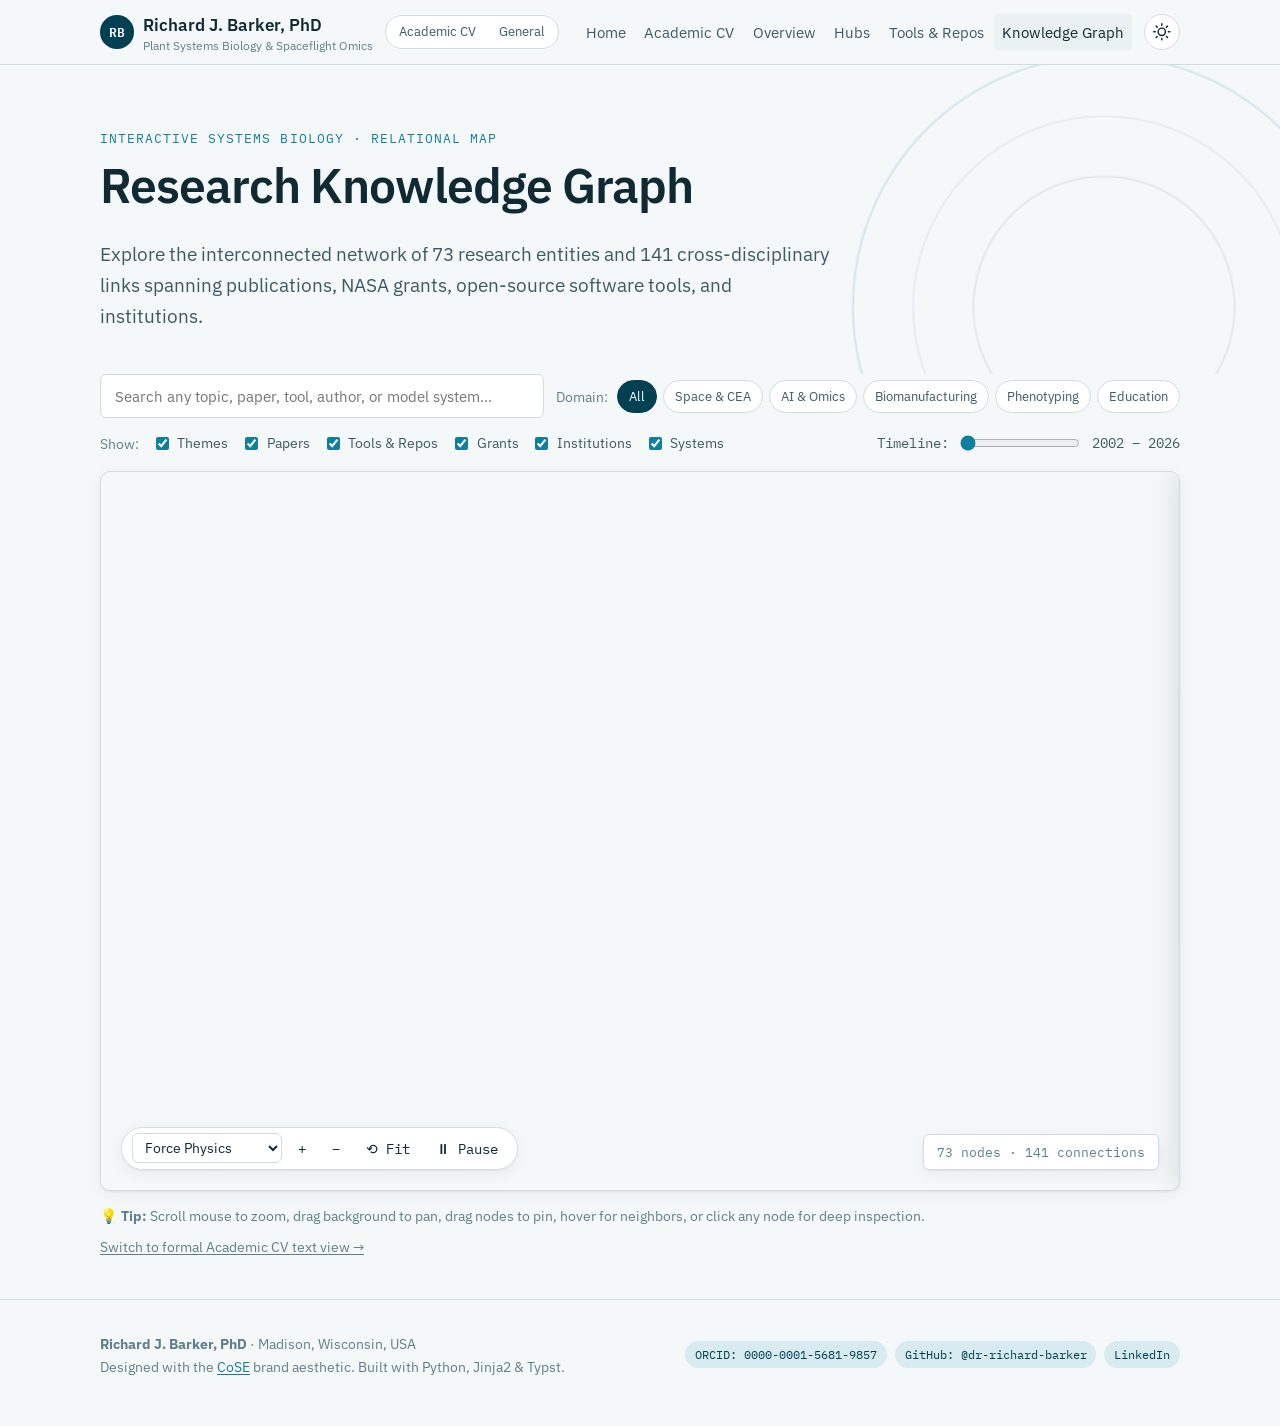
<file: graph/index.html>
<!DOCTYPE html>
<html lang="en" data-theme="light">
<head>
  <meta charset="utf-8">
  <meta name="viewport" content="width=device-width, initial-scale=1">
  <title>Interactive Knowledge Graph | Richard J. Barker, PhD</title>
  <meta name="description" content="Interactive relational knowledge graph of 73 research entities and 141 connections.">
  <link rel="canonical" href="https://dr-richard-barker.github.io/graph/">

  <!-- OpenGraph -->
  <meta property="og:title" content="Interactive Knowledge Graph | Richard J. Barker, PhD">
  <meta property="og:description" content="Interactive relational knowledge graph of 73 research entities and 141 connections.">
  <meta property="og:type" content="website">
  <meta property="og:url" content="https://dr-richard-barker.github.io/graph/">
  <meta property="og:image" content="https://avatars.githubusercontent.com/u/8679982?v=4">

  <!-- Twitter Card -->
  <meta name="twitter:card" content="summary">
  <meta name="twitter:title" content="Interactive Knowledge Graph | Richard J. Barker, PhD">
  <meta name="twitter:description" content="Interactive relational knowledge graph of 73 research entities and 141 connections.">
  <meta name="twitter:image" content="https://avatars.githubusercontent.com/u/8679982?v=4">

  <!-- Immediate no-flash theme script -->
  <script>
    (function () {
      try {
        var saved = localStorage.getItem("theme");
        var prefersDark = window.matchMedia("(prefers-color-scheme: dark)").matches;
        var theme = saved || (prefersDark ? "dark" : "light");
        document.documentElement.setAttribute("data-theme", theme);
      } catch (e) {}
    })();
  </script>

  <!-- Google Fonts: IBM Plex Sans & IBM Plex Mono (CoSE brand fonts) -->
  <link rel="preconnect" href="https://fonts.googleapis.com">
  <link rel="preconnect" href="https://fonts.gstatic.com" crossorigin>
  <link href="https://fonts.googleapis.com/css2?family=IBM+Plex+Mono:ital,wght@0,400;0,500;0,600;1,400&family=IBM+Plex+Sans:ital,wght@0,400;0,500;0,600;0,700;1,400&display=swap" rel="stylesheet">

  <link rel="stylesheet" href="../static/css/theme.css">

  <!-- JSON-LD Structured Data for Scholarly Person -->
  <script type="application/ld+json">
  {
    "@context": "https://schema.org",
    "@type": "Person",
    "name": "Richard J. Barker, PhD",
    "jobTitle": "Senior Scientist &amp; Plant Systems Biologist",
    "address": {
      "@type": "PostalAddress",
      "addressLocality": "Madison, Wisconsin, USA"
    },
    "email": "dr.richard.barker@gmail.com",
    "url": "https://dr-richard-barker.github.io",
    "sameAs": [
      "https://orcid.org/0000-0001-5681-9857",
      "https://github.com/dr-richard-barker",
      "https://www.linkedin.com/in/richard-barker-40b90530/"
    ]
  }
  </script>
</head>
<body>
  <a href="#main-content" class="skip-link">Skip to main content</a>

  <header class="site-header">
    <div class="wrap">
      <a href="../" class="brand" aria-label="Richard J. Barker Homepage">
        <span class="brand-mark">RB</span>
        <div>
          <span>Richard J. Barker, PhD</span>
          <small>Plant Systems Biology & Spaceflight Omics</small>
        </div>
      </a>

      <!-- Academic vs General Audience Switch -->
      <div class="version-switch" role="group" aria-label="Audience view switcher">
        <a href="../academic/"  title="View formal academic CV">Academic CV</a>
        <a href="../general/"  title="View general audience overview">General</a>
      </div>

      <button class="icon-btn nav-toggle" type="button" aria-label="Toggle navigation menu" aria-expanded="false">
        <svg viewBox="0 0 24 24" fill="none" stroke="currentColor" stroke-width="2" stroke-linecap="round"><line x1="3" y1="12" x2="21" y2="12"></line><line x1="3" y1="6" x2="21" y2="6"></line><line x1="3" y1="18" x2="21" y2="18"></line></svg>
      </button>

      <nav id="site-nav" class="site-nav" aria-label="Primary site navigation">
        <a href="../" >Home</a>
        <a href="../academic/" >Academic CV</a>
        <a href="../general/" >Overview</a>
        <a href="../#hubs">Hubs</a>
        <a href="../projects/" >Tools & Repos</a>
        <a href="../graph/" aria-current="page">Knowledge Graph</a>
      </nav>

      <div class="header-tools">
        <!-- Light / Dark Mode Toggle Button -->
        <button class="icon-btn theme-toggle" type="button" aria-label="Toggle color theme" aria-pressed="false" title="Switch light/dark theme">
          <svg class="sun" viewBox="0 0 24 24" fill="none" stroke="currentColor" stroke-width="2" stroke-linecap="round" stroke-linejoin="round">
            <circle cx="12" cy="12" r="5"></circle>
            <line x1="12" y1="1" x2="12" y2="3"></line><line x1="12" y1="21" x2="12" y2="23"></line>
            <line x1="4.22" y1="4.22" x2="5.64" y2="5.64"></line><line x1="18.36" y1="18.36" x2="19.78" y2="19.78"></line>
            <line x1="1" y1="12" x2="3" y2="12"></line><line x1="21" y1="12" x2="23" y2="12"></line>
            <line x1="4.22" y1="19.78" x2="5.64" y2="18.36"></line><line x1="18.36" y1="5.64" x2="19.78" y2="4.22"></line>
          </svg>
          <svg class="moon" viewBox="0 0 24 24" fill="none" stroke="currentColor" stroke-width="2" stroke-linecap="round" stroke-linejoin="round">
            <path d="M21 12.79A9 9 0 1 1 11.21 3 7 7 0 0 0 21 12.79z"></path>
          </svg>
        </button>
      </div>
    </div>
  </header>

  <main id="main-content">
    
<section class="hero" style="padding-bottom: 1.5rem;">
  <div class="wrap">
    <div>
      <div class="eyebrow">Interactive Systems Biology · Relational Map</div>
      <h1>Research Knowledge Graph</h1>
      <p class="lede">
        Explore the interconnected network of 73 research entities and 141 cross-disciplinary links spanning publications, NASA grants, open-source software tools, and institutions.
      </p>
    </div>
  </div>
</section>

<section style="padding-top: 0;">
  <div class="wrap">

    <!-- Graph Controls & Filters Panel -->
    <div class="graph-controls-panel">
      <!-- Top Row: Search and Theme Pills -->
      <div class="graph-filter-row">
        <div style="flex: 1 1 20rem; min-width: 16rem;">
          <input type="search" id="graph-search" placeholder="Search any topic, paper, tool, author, or model system..." aria-label="Search knowledge graph" style="width: 100%; padding: 0.55rem 0.85rem; border-radius: var(--radius-sm); border: 1px solid var(--rule); background: var(--surface); color: var(--ink); font: inherit; font-size: 0.95rem;">
        </div>

        <div class="graph-chip-group">
          <span class="note" style="margin-right: 0.2rem;">Domain:</span>
          <button class="filter-btn" type="button" data-graph-theme="all" aria-pressed="true">All</button>
          <button class="filter-btn" type="button" data-graph-theme="space-cea" aria-pressed="false">Space & CEA</button>
          <button class="filter-btn" type="button" data-graph-theme="ai-data" aria-pressed="false">AI & Omics</button>
          <button class="filter-btn" type="button" data-graph-theme="biomanufacturing" aria-pressed="false">Biomanufacturing</button>
          <button class="filter-btn" type="button" data-graph-theme="phenotyping" aria-pressed="false">Phenotyping</button>
          <button class="filter-btn" type="button" data-graph-theme="outreach" aria-pressed="false">Education</button>
        </div>
      </div>

      <!-- Bottom Row: Type Toggles and Timeline Slider -->
      <div class="graph-filter-row">
        <div class="graph-types-group">
          <span class="note">Show:</span>
          <label><input type="checkbox" data-filter-type="theme" checked> Themes</label>
          <label><input type="checkbox" data-filter-type="publication" checked> Papers</label>
          <label><input type="checkbox" data-filter-type="tool" checked> Tools & Repos</label>
          <label><input type="checkbox" data-filter-type="grant" checked> Grants</label>
          <label><input type="checkbox" data-filter-type="institution" checked> Institutions</label>
          <label><input type="checkbox" data-filter-type="organism" checked> Systems</label>
        </div>

        <div class="graph-slider-box">
          <span>Timeline:</span>
          <input type="range" id="timeline-slider" min="2002" max="2026" value="2002" step="1">
          <span id="timeline-val">2002 – 2026</span>
        </div>
      </div>
    </div>

    <!-- Main Graph Viewport -->
    <div id="graph-container" class="graph-viewport">
      <canvas id="graph-canvas"></canvas>

      <!-- Floating Controls Dock -->
      <div class="graph-dock" role="toolbar" aria-label="Graph canvas controls">
        <select id="select-layout" aria-label="Select layout algorithm">
          <option value="force">Force Physics</option>
          <option value="concentric">Concentric Orbit</option>
          <option value="clustered">Clustered Islands</option>
          <option value="hierarchical">Hierarchical Tree</option>
        </select>
        <button id="btn-zoom-in" class="dock-btn" type="button" title="Zoom in" aria-label="Zoom in">+</button>
        <button id="btn-zoom-out" class="dock-btn" type="button" title="Zoom out" aria-label="Zoom out">−</button>
        <button id="btn-fit" class="dock-btn" type="button" title="Fit all nodes to screen" aria-label="Fit to screen">⟲ Fit</button>
        <button id="btn-pause" class="dock-btn" type="button" title="Pause / resume physics simulation" aria-label="Pause physics">⏸ Pause</button>
      </div>

      <!-- Real-time Status Badge -->
      <div id="graph-node-count" class="graph-legend-badge">
        73 nodes · 141 connections
      </div>

      <!-- Sliding Inspector Side Drawer -->
      <aside id="graph-drawer" aria-label="Node detail inspector">
        <div class="drawer-header">
          <div id="drawer-type" class="drawer-type">TYPE</div>
          <button id="drawer-close" class="drawer-close" type="button" aria-label="Close details inspector">&times;</button>
        </div>
        <h2 id="drawer-title" class="drawer-title">Node Title</h2>
        <p id="drawer-desc" class="drawer-desc">Description of the node.</p>

        <div id="drawer-actions" class="drawer-actions">
          <!-- Dynamic action buttons (Read Paper, Launch App, GitHub) -->
        </div>

        <div>
          <div class="drawer-neighbors-title">Connected Network Nodes</div>
          <ul id="drawer-neighbors" class="drawer-neighbors-list">
            <!-- Dynamic neighbors list -->
          </ul>
        </div>
      </aside>
    </div>

    <!-- Instructions / Tips -->
    <div style="display: flex; justify-content: space-between; align-items: center; margin-top: 0.85rem; font-size: 0.88rem; color: var(--muted); flex-wrap: wrap; gap: 0.5rem;">
      <div>
        💡 <strong>Tip:</strong> Scroll mouse to zoom, drag background to pan, drag nodes to pin, hover for neighbors, or click any node for deep inspection.
      </div>
      <div>
        <a href="../academic/" class="note" style="text-decoration: underline;">Switch to formal Academic CV text view →</a>
      </div>
    </div>

  </div>
</section>

<!-- Floating Tooltip -->
<div id="graph-tooltip"></div>

<!-- Inline Graph Data for Zero-Latency Rendering -->
<script id="graph-data" type="application/json">
{"nodes": [{"id": "theme-space-cea", "label": "Spaceflight Biology & Controlled Environment Ag", "type": "theme", "group": "space-cea", "icon": "🚀", "description": "Decoding how plants adapt to microgravity, cosmic radiation, and altered gas boundary layers on the International Space Station and future lunar habitats.", "keywords": ["Lunar LEAF", "Microgravity", "Hypoxia", "ROS Signaling", "Boundary Layer Transport", "AstroBotany"], "radius": 26, "color": "#0f7f9f", "degree": 35}, {"id": "theme-ai-data", "label": "AI, Foundation Models & Biological Digital Twins", "type": "theme", "group": "ai-data", "icon": "🧠", "description": "Developing representation learning, foundation model toolkits (NASA-IBM LFM), and FAIR multi-omics discovery engines (TOAST, GLARE, Rad-Bio-App).", "keywords": ["Representation Learning", "Bioinformatics", "FAIR Data", "NASA OSDR", "Biological Digital Twins"], "radius": 26, "color": "#7ec3d8", "degree": 21}, {"id": "theme-biomanufacturing", "label": "Fungal Biomanufacturing & Mycoponics", "type": "theme", "group": "biomanufacturing", "icon": "🍄", "description": "Engineering solid-state mycelial growth matrices, biophysical nutrient delivery, and circular biomaterials for space exploration and terrestrial sustainability.", "keywords": ["Mycoponics", "Fungal Biomaterials", "Solid-State Fermentation", "Circular Bioeconomy"], "radius": 26, "color": "#8fcf9d", "degree": 7}, {"id": "theme-phenotyping", "label": "Open Instrumentation, Robotics & Phenotyping", "type": "theme", "group": "phenotyping", "icon": "🔬", "description": "Pioneering low-cost, open-source automated imaging platforms, robotic seed sowing devices (ABCD, Vacuum Manifold), and computer vision pipelines.", "keywords": ["Computer Vision", "Automated Phenotyping", "Robotics", "Hardware Hack", "Microcontrollers"], "radius": 26, "color": "#d9822b", "degree": 7}, {"id": "theme-outreach", "label": "Open Science, Mentorship & Public Impact", "type": "theme", "group": "outreach", "icon": "🌱", "description": "Transforming science communication through classroom citizen science kits, interactive simulators, high school bioinformatics curricula, and public outreach.", "keywords": ["Mentoring Award 2018", "ASGSR Outreach", "PEOPLE Program", "3000+ Classrooms"], "radius": 26, "color": "#b085f5", "degree": 2}, {"id": "inst-purdue", "label": "Purdue University", "type": "institution", "group": "institution", "description": "Dept. of Agricultural & Biological Engineering (2024–Present)", "location": "West Lafayette, IN", "radius": 18, "color": "#5590ad", "degree": 2}, {"id": "inst-nasa-genelab", "label": "NASA GeneLab / OSDR", "type": "institution", "group": "institution", "description": "Space Biosciences Branch, NASA Ames (2018–Present)", "location": "Moffett Field, CA", "radius": 18, "color": "#5590ad", "degree": 6}, {"id": "inst-uw-madison", "label": "UW–Madison", "type": "institution", "group": "institution", "description": "Birge Hall, Depts. of Botany & Genetics (2012–2023)", "location": "Madison, WI", "radius": 18, "color": "#5590ad", "degree": 22}, {"id": "inst-cose", "label": "CoSE Benefit Corp", "type": "institution", "group": "institution", "description": "Sector67 Prototyping & Public Benefit (2017–Present)", "location": "Madison, WI", "radius": 18, "color": "#5590ad", "degree": 1}, {"id": "inst-rothamsted", "label": "Rothamsted Research", "type": "institution", "group": "institution", "description": "Lawes Trust Scholar & Ph.D. Training (2007–2011)", "location": "Harpenden, UK", "radius": 18, "color": "#5590ad", "degree": 1}, {"id": "inst-nottingham", "label": "University of Nottingham", "type": "institution", "group": "institution", "description": "B.Sc. First Class & Ph.D. Plant Science (2003–2011)", "location": "Nottingham, UK", "radius": 18, "color": "#5590ad", "degree": 1}, {"id": "inst-jic", "label": "John Innes Centre", "type": "institution", "group": "institution", "description": "Cell & Developmental Biology (2002–2007)", "location": "Norwich, UK", "radius": 18, "color": "#5590ad", "degree": 0}, {"id": "inst-asgsr", "label": "ASGSR", "type": "institution", "group": "institution", "description": "Education & Outreach Committee Chair (2024–Present)", "location": "USA", "radius": 18, "color": "#5590ad", "degree": 0}, {"id": "org-arabidopsis", "label": "Arabidopsis thaliana", "type": "organism", "group": "space-cea", "description": "Model plant system for root gravitropism, spaceflight transcriptomics, and hormone signaling.", "radius": 15, "color": "#3f7d4e", "degree": 18}, {"id": "org-fungi", "label": "Fungal Mycelium", "type": "organism", "group": "biomanufacturing", "description": "Solid-state fungal bioproduction, Mycoponics, and circular biomaterials.", "radius": 15, "color": "#3f7d4e", "degree": 2}, {"id": "org-human", "label": "Astronaut Multi-Omics", "type": "organism", "group": "ai-data", "description": "Human spaceflight physiological adaptation, bone/muscle atrophy, and oncogenic stress pathways.", "radius": 15, "color": "#3f7d4e", "degree": 7}, {"id": "org-microbes", "label": "Spaceflight Microbiomes", "type": "organism", "group": "space-cea", "description": "Sphingomonas and ISS plant-associated microbial community remodeling.", "radius": 15, "color": "#3f7d4e", "degree": 1}, {"id": "org-crops", "label": "Space Crops (Tomato/Wheat/Rice)", "type": "organism", "group": "space-cea", "description": "Controlled environment agricultural crops for bioregenerative life support.", "radius": 15, "color": "#3f7d4e", "degree": 1}, {"id": "grant-lunar-leaf-lunar-ecosyste", "label": "Lunar LEAF: Lunar Ecosystem and Agricultural Feasibility", "type": "grant", "group": "grant", "amount": "$600,000", "agency": "NASA Biological & Physical Sciences (BPS)", "years": "2024 – 2027", "role": "Science Co-Lead", "description": "Science definition, boundary-layer biophysical modeling, and payload instrumentation for lunar plant/fungal growth systems.", "radius": 19, "color": "#d9822b", "degree": 6}, {"id": "grant-nasa-tastie-plant-microbe", "label": "NASA TASTIE: Plant-Microbe Spaceflight Interactions & Transcriptomic Adaptation", "type": "grant", "group": "grant", "amount": "$750,000", "agency": "NASA Biological & Physical Sciences (BPS)", "years": "2021 – 2024", "role": "Co-Investigator", "description": "Investigation of plant root-microbiome molecular adaptations under microgravity and spaceflight stress conditions.", "radius": 19, "color": "#d9822b", "degree": 4}, {"id": "grant-genelab-extending-the-rea", "label": "GeneLab: Extending the Reach of the Data System Across Kingdoms", "type": "grant", "group": "grant", "amount": "$300,000", "agency": "NASA Space Biology (NNH16ZTT001N-GL)", "years": "2018 – 2021", "role": "Co-Investigator", "description": "Consensus RNA-seq pipeline standardisation, metadata ontology harmonization, and cross-kingdom spaceflight datasets.", "radius": 19, "color": "#d9822b", "degree": 2}, {"id": "grant-toast-cross-kingdom-disco", "label": "TOAST Cross-Kingdom Discovery Portal", "type": "grant", "group": "grant", "amount": "$250,000", "agency": "NASA GeneLab Innovation Award", "years": "2016 – 2019", "role": "Co-Investigator", "description": "Test of Arabidopsis Space Transcriptome: unified relational query and visualization environment for space flight experiments.", "radius": 19, "color": "#d9822b", "degree": 4}, {"id": "grant-mango-multi-attribute-omi", "label": "MANGO Multi-Attribute Omics Engine", "type": "grant", "group": "grant", "amount": "$110,000", "agency": "NASA JPL / Space Biosciences", "years": "2018 – 2021", "role": "Co-Investigator", "description": "Interactive multidimensional analytics engine for microbiome, radiation, and transcriptomic space biological data.", "radius": 19, "color": "#d9822b", "degree": 2}, {"id": "grant-astrobotany-educational-g", "label": "AstroBotany Educational Gaming & Phenotyping Collaboration", "type": "grant", "group": "grant", "amount": "$40,000", "agency": "Wisconsin Space Grant Consortium (WSGC)", "years": "2018 – 2019", "role": "Principal Investigator", "description": "Community co-design of educational space biology games and IoT automated phenotyping chambers with Gear Learning and Boys & Girls Club.", "radius": 19, "color": "#d9822b", "degree": 3}, {"id": "tool-lunarleaf-cfd", "label": "LunarLeaf-CFD", "type": "tool", "group": "space-biophysics", "description": "Validated in-browser CFD model of gravity-dependent gas-exchange boundary layers around Arabidopsis leaves in lunar and orbital microenvironments.", "demo_url": "https://dr-richard-barker.github.io/LunarLeaf-CFD/", "repo": "dr-richard-barker/LunarLeaf-CFD", "language": "JavaScript / WebGL", "badge": "CFD & Boundary Layers", "radius": 14, "color": "#0f7f9f", "degree": 1}, {"id": "tool-lunarfarm-blss", "label": "LunarFarm-BLSS", "type": "tool", "group": "space-biophysics", "description": "What a playable closed loop teaches about closing one: an interactive bioregenerative life support systems (BLSS) architecture simulation.", "demo_url": "https://dr-richard-barker.github.io/LunarFarm-BLSS/", "repo": "dr-richard-barker/LunarFarm-BLSS", "language": "JavaScript / HTML5", "badge": "Life Support Architecture", "radius": 14, "color": "#0f7f9f", "degree": 2}, {"id": "tool-lunar-lfm-explorer", "label": "lunar-lfm-explorer", "type": "tool", "group": "space-biophysics", "description": "FAIR exploration toolkit and multi-illumination inference viewer for the NASA-IBM Lunar Foundation Model.", "demo_url": "https://dr-richard-barker.github.io/lunar-lfm-explorer/", "repo": "dr-richard-barker/lunar-lfm-explorer", "language": "Python / TypeScript", "badge": "AI Foundation Model", "radius": 14, "color": "#0f7f9f", "degree": 1}, {"id": "tool-astro-usa-habitat-model", "label": "ASTRO-USA-Habitat-Model", "type": "tool", "group": "space-biophysics", "description": "Parametric CAD and environmental simulation of the ASTRO-USA Mini-Hab Food Production Module.", "demo_url": "https://dr-richard-barker.github.io/ASTRO-USA-Habitat-Model/", "repo": "dr-richard-barker/ASTRO-USA-Habitat-Model", "language": "Three.js / CAD", "badge": "Habitat Engineering", "radius": 14, "color": "#0f7f9f", "degree": 1}, {"id": "tool-plant-pathway-atlas", "label": "plant-pathway-atlas", "type": "tool", "group": "plant-fungal-atlases", "description": "Modernized MapMan, PlantCyc, and ggPlant visualization engine for plant systems biology and cross-species metabolic mapping.", "demo_url": "https://dr-richard-barker.github.io/plant-pathway-atlas/", "repo": "dr-richard-barker/plant-pathway-atlas", "language": "TypeScript / SVG", "badge": "Metabolic Pathways", "radius": 14, "color": "#0f7f9f", "degree": 1}, {"id": "tool-fungal-bgc-atlas", "label": "fungal-bgc-atlas", "type": "tool", "group": "plant-fungal-atlases", "description": "Curated, evidence-linked knowledge base of 609 MIBiG-linked fungal biosynthetic gene clusters with structural annotations.", "demo_url": "https://dr-richard-barker.github.io/fungal-bgc-atlas/", "repo": "dr-richard-barker/fungal-bgc-atlas", "language": "JavaScript", "badge": "Fungal Biomanufacturing", "radius": 14, "color": "#0f7f9f", "degree": 1}, {"id": "tool-arabidopsis-atlas", "label": "arabidopsis-atlas", "type": "tool", "group": "plant-fungal-atlases", "description": "Interactive organ-selectable 3D anatomical atlas of Arabidopsis thaliana grounded in validated structural data.", "demo_url": "https://dr-richard-barker.github.io/arabidopsis-atlas/", "repo": "dr-richard-barker/arabidopsis-atlas", "language": "Three.js / WebGL", "badge": "3D Plant Anatomy", "radius": 14, "color": "#0f7f9f", "degree": 1}, {"id": "tool-virtual-root", "label": "virtual-root", "type": "tool", "group": "plant-fungal-atlases", "description": "Open web-based rebuild of SimuPlant / The Virtual Root: cell-based auxin transport and root gravitropism model.", "demo_url": "https://dr-richard-barker.github.io/virtual-root/", "repo": "dr-richard-barker/virtual-root", "language": "JavaScript / Canvas", "badge": "Root Auxin Simulation", "radius": 14, "color": "#0f7f9f", "degree": 2}, {"id": "tool-astroroot", "label": "astroroot", "type": "tool", "group": "imaging-phenomics", "description": "Install-free, in-browser root-image analysis for students and researchers — RootNav GUI and machine learning phenotyping.", "demo_url": "https://dr-richard-barker.github.io/astroroot/", "repo": "dr-richard-barker/astroroot", "language": "JavaScript / WebAssembly", "badge": "Root Phenomics", "radius": 14, "color": "#0f7f9f", "degree": 2}, {"id": "tool-cose-fiji", "label": "cose-fiji", "type": "tool", "group": "imaging-phenomics", "description": "ImageJ 1.54 in the browser with SmartRoot, plant phenotyping presets, and FAIR export with no local installation required.", "demo_url": "https://dr-richard-barker.github.io/cose-fiji/", "repo": "dr-richard-barker/cose-fiji", "language": "CheerpJ / Java / JS", "badge": "Browser ImageJ", "radius": 14, "color": "#0f7f9f", "degree": 1}, {"id": "tool-abcd-v2", "label": "ABCD_v2", "type": "tool", "group": "imaging-phenomics", "description": "ABCD v2 AstroBotany calibration card: Munsell-defined plant and soil colour chips with ArUco markers for automated computer vision correction.", "demo_url": "https://dr-richard-barker.github.io/ABCD_v2/", "repo": "dr-richard-barker/ABCD_v2", "language": "Python / OpenCV", "badge": "Open Hardware Standard", "radius": 14, "color": "#0f7f9f", "degree": 3}, {"id": "tool-toast2", "label": "toast2", "type": "tool", "group": "space-omics-nasa", "description": "Next-generation DuckDB and Superset rebuild of TOAST (Test Of Arabidopsis Space Transcriptome) for fast spaceflight querying.", "demo_url": "https://github.com/dr-richard-barker/toast2", "repo": "dr-richard-barker/toast2", "language": "Python / DuckDB", "badge": "Spaceflight Omics", "radius": 14, "color": "#0f7f9f", "degree": 2}, {"id": "tool-spacemineralatlas", "label": "SpaceMineralAtlas", "type": "tool", "group": "space-omics-nasa", "description": "Mining NASA LSDA and OSDR for spaceflight mineral-ion and dietary data: multi-omics cross-analysis against NHANES terrestrial populations.", "demo_url": "https://dr-richard-barker.github.io/SpaceMineralAtlas/", "repo": "dr-richard-barker/SpaceMineralAtlas", "language": "TypeScript / D3.js", "badge": "Astronaut Health & Nutrition", "radius": 14, "color": "#0f7f9f", "degree": 1}, {"id": "tool-osdr-veggie-nutrition-dashboard", "label": "OSDR-Veggie-Nutrition-Dashboard", "type": "tool", "group": "space-omics-nasa", "description": "Interactive nutritional and transcriptomic comparison of salad crops grown on the International Space Station VEGGIE payload.", "demo_url": "https://dr-richard-barker.github.io/OSDR-Veggie-Nutrition-Dashboard/", "repo": "dr-richard-barker/OSDR-Veggie-Nutrition-Dashboard", "language": "JavaScript / Plotly", "badge": "Space Crop Nutrition", "radius": 14, "color": "#0f7f9f", "degree": 1}, {"id": "pub-10-2478-gsr-2026-0008", "label": "Enhancing Spaceflight Imaging Data Using Simple Online Automated Plant Phenomics (SOAPP)", "type": "publication", "group": "phenotyping", "year": 2026, "venue": "Gravitational and Space Research", "doi": "10.2478/gsr-2026-0008", "url": "https://doi.org/10.2478/gsr-2026-0008", "authors": ["Bauer, L.", "Barker, R.", "Cauthorn, G.", "Jenkins, B.", "Gilroy, S."], "badge": "GSR Journal", "summary": "Simple Online Automated Plant Phenomics (SOAPP): web-based quantitative image processing for spaceflight flight hardware images.", "radius": 13, "color": "#d9822b", "degree": 4}, {"id": "pub-10-1111-nph-70662", "label": "Expanding frontiers: harnessing plant biology for space exploration and planetary sustainability", "type": "publication", "group": "space-cea", "year": 2026, "venue": "New Phytologist", "doi": "10.1111/nph.70662", "url": "https://doi.org/10.1111/nph.70662", "authors": ["Fountain, L.L.", "Gilliham, M.", "Amitrano, C.", "Arouna, N.", "Barker, R.J.", "Böhmer, M.", "Braun, M.", "Brereton, N.J.B.", "Brocato, R.L.", "Bunchek, J.M.", "Canaday, E.L.J.", "Caplin, N.", "Castaño, P.", "Chamberlain, C.", "Decourteix, M.", "Del Bianco, M.", "De Micco, V.", "Doherty, C.J.", "Franke, M.F.", "Fuentes, S.", "Gilroy, S.", "Harrison, L.", "Hasenstein, K.H.", "Hauslage, J.", "Herranz, R.", "Iyer‐Pascuzzi, A.", "Izuma, D.S.", "Junya, K.", "Kiss, J.Z.", "Legué, V.", "Lloyd, J.P.B.", "Maffei, M.E.", "Massa, G.D.", "Meyers, A.D.", "Perera, I.Y.", "Poulet, L.", "Roychoudry, S.", "Sena, G.", "Shippen, D.E.", "Stoochnoff, J.", "Takahashi, H.", "Wyatt, S.E.", "Blancaflor, E.B."], "badge": "New Phytologist", "summary": "Comprehensive vision for plant biology in space exploration and terrestrial planetary resilience.", "radius": 13, "color": "#0f7f9f", "degree": 2}, {"id": "pub-10-1002-biot-70184", "label": "Mycoponics: Controlled Bioproduction Utilizing Biophysical, Solid‐State, Liquid Nutrient Delivery", "type": "publication", "group": "biomanufacturing", "year": 2026, "venue": "Biotechnology Journal", "doi": "10.1002/biot.70184", "url": "https://doi.org/10.1002/biot.70184", "authors": ["Porterfield, D.M.", "Moulton, S.X.", "Sanchez, A.K.", "Sorg, A.", "Koenig, T.", "Terrell, M.S.", "Zahner, S.", "Baena, A.", "Proctor, C.", "Barker, R.J."], "badge": "Front Cover Article", "summary": "Inaugural demonstration of Mycoponics: growing fungal mycelium on biophysical porous ceramics with liquid nutrient delivery for sustainable biomaterials and circular food systems.", "radius": 17, "color": "#8fcf9d", "degree": 5}, {"id": "pub-10-64898-2026-07-13-73723", "label": "SpaceBio Knowledge Hub: A LiteratOmics Platform for Microgravity and Space Biology Research", "type": "publication", "group": "space-cea", "year": 2026, "venue": "", "doi": "10.64898/2026.07.13.737239", "url": "https://doi.org/10.64898/2026.07.13.737239", "authors": ["Silva, J.C.F.", "Vieira, A.", "Chue Donahey, M.S.", "Silva, S.M.d.C.", "Veloso, T.", "Lopes, A.", "Sexson, N.", "Barker, R.", "Porterfield, D.M.", "Silva, C.A.", "Dias, R."], "badge": null, "summary": "", "radius": 13, "color": "#0f7f9f", "degree": 1}, {"id": "pub-10-1038-s41526-025-00518-", "label": "Critical investments in bioregenerative life support systems for bioastronautics and sustainable lunar exploration", "type": "publication", "group": "space-cea", "year": 2025, "venue": "npj Microgravity", "doi": "10.1038/s41526-025-00518-4", "url": "https://doi.org/10.1038/s41526-025-00518-4", "authors": ["Marshall Porterfield, D.", "Tulodziecki, D.", "Wheeler, R.", "Davis Cross, M.K.", "Monje, O.", "Rothschild, L.J.", "Barker, R.J.", "Schwertz, H.", "Collicott, S.", "Dutta, S."], "badge": "npj Microgravity", "summary": "Critical investments needed in Bioregenerative Life Support Systems (BLSS) for sustained lunar habitation and bioastronautics.", "radius": 13, "color": "#0f7f9f", "degree": 4}, {"id": "pub-10-1038-s41526-025-00490-", "label": "Feeding the cosmos: tackling personalized space nutrition and the leaky gut challenge", "type": "publication", "group": "space-cea", "year": 2025, "venue": "npj Microgravity", "doi": "10.1038/s41526-025-00490-z", "url": "https://doi.org/10.1038/s41526-025-00490-z", "authors": ["Barbero Barcenilla, B.", "Rivero, R.", "Lynch, A.", "Cromer, W.", "Gong, J.", "Harandi, B.", "Stegmann, M.", "Le, H.", "Lundine, D.", "Chung, M.", "Puig, J.", "Mikhailova, K.", "Coker, H.", "Marks, A.", "Gilbert, R.", "Scott, R.", "Barker, R.", "Glowe, P.", "Overbey, E.G.", "Mason, C.E."], "badge": null, "summary": "", "radius": 13, "color": "#0f7f9f", "degree": 2}, {"id": "pub-10-1038-s41526-025-00525-", "label": "GLARE: discovering hidden patterns in spaceflight transcriptome using representation learning", "type": "publication", "group": "ai-data", "year": 2025, "venue": "npj Microgravity", "doi": "10.1038/s41526-025-00525-5", "url": "https://doi.org/10.1038/s41526-025-00525-5", "authors": ["Seo, D.", "Strickland, H.F.", "Zhou, M.", "Barker, R.", "Ferl, R.J.", "Paul, A.L.", "Gilroy, S."], "badge": "npj Microgravity", "summary": "GLARE uses representation learning and foundation latent space extraction to uncover hidden molecular signatures across spaceflight transcriptomics.", "radius": 15, "color": "#7ec3d8", "degree": 2}, {"id": "pub-10-2478-gsr-2025-0002", "label": "Japanese Oblate Film as a Novel Method for Seed Handling and Activation in Microgravity", "type": "publication", "group": "space-cea", "year": 2025, "venue": "Gravitational and Space Research", "doi": "10.2478/gsr-2025-0002", "url": "https://doi.org/10.2478/gsr-2025-0002", "authors": ["Cauthorn, G.", "Crisman, K.", "Boles, H.O.", "Johnson, C.M.", "Subramanian, A.", "Barker, R.", "Cuthbert, E.", "Yamada, M.", "Sato, Y.", "Chisuga, H.", "Fukuoka, S.", "Kagami, S.", "Tada, C.", "Park, S.", "Kunihiro, K.", "Mitsukawa, K.", "Ueki, A.", "Nozawa, S.", "Delioglu, G."], "badge": null, "summary": "", "radius": 13, "color": "#0f7f9f", "degree": 1}, {"id": "pub-10-1038-s41526-025-00492-", "label": "Space-driven ROS in cells: a hidden danger to astronaut health and food safety", "type": "publication", "group": "space-cea", "year": 2025, "venue": "npj Microgravity", "doi": "10.1038/s41526-025-00492-x", "url": "https://doi.org/10.1038/s41526-025-00492-x", "authors": ["Mokhtari, M.", "Reinsch, S.S.", "Barcenilla, B.B.", "Ziyaei, K.", "Barker, R.J."], "badge": null, "summary": "", "radius": 13, "color": "#0f7f9f", "degree": 2}, {"id": "pub-10-1038-s41598-024-57948-", "label": "Aging and putative frailty biomarkers are altered by spaceflight", "type": "publication", "group": "space-cea", "year": 2024, "venue": "Scientific Reports", "doi": "10.1038/s41598-024-57948-5", "url": "https://doi.org/10.1038/s41598-024-57948-5", "authors": ["Camera, A.", "Tabetah, M.", "Castañeda, V.", "Kim, J.", "Galsinh, A.S.", "Haro-Vinueza, A.", "Salinas, I.", "Seylani, A.", "Arif, S.", "Das, S.", "Mori, M.A.", "Carano, A.", "de Oliveira, L.C.", "Muratani, M.", "Barker, R.", "Zaksas, V.", "Goel, C.", "Dimokidis, E.", "Taylor, D.M.", "Jeong, J.", "Overbey, E.", "Meydan, C.", "Porterfield, D.M.", "Díaz, J.E.", "Caicedo, A.", "Schisler, J.C.", "Laiakis, E.C.", "Mason, C.E.", "Kim, M.S.", "Karouia, F.", "Szewczyk, N.J.", "Beheshti, A."], "badge": null, "summary": "", "radius": 13, "color": "#0f7f9f", "degree": 2}, {"id": "pub-10-1038-s41467-024-47237-", "label": "Astronaut omics and the impact of space on the human body at scale", "type": "publication", "group": "space-cea", "year": 2024, "venue": "Nature Communications", "doi": "10.1038/s41467-024-47237-0", "url": "https://doi.org/10.1038/s41467-024-47237-0", "authors": ["Rutter, L.A.", "Cope, H.", "MacKay, M.J.", "Herranz, R.", "Das, S.", "Ponomarev, S.A.", "Costes, S.V.", "Paul, A.M.", "Barker, R.", "Taylor, D.M.", "Bezdan, D.", "Szewczyk, N.J.", "Muratani, M.", "Mason, C.E.", "Giacomello, S."], "badge": "Nature Communications", "summary": "Comprehensive multi-tissue astronaut omics atlas characterizing spaceflight stress responses at molecular scale.", "radius": 17, "color": "#0f7f9f", "degree": 3}, {"id": "pub-10-1038-s41522-024-00545-", "label": "Spaceflight alters host-gut microbiota interactions", "type": "publication", "group": "space-cea", "year": 2024, "venue": "npj Biofilms and Microbiomes", "doi": "10.1038/s41522-024-00545-1", "url": "https://doi.org/10.1038/s41522-024-00545-1", "authors": ["Gonzalez, E.", "Lee, M.D.", "Tierney, B.T.", "Lytell, N.", "Flores, P.", "Mishra, M.", "Beckett, L.", "Finkelstein, A.", "Mo, A.", "Walton, P.", "Karouia, F.", "Barker, R.", "Jansen, R.J.", "Green, S.J.", "Weging, S.", "Kelliher, J.", "Singh, N.K.", "Bezdan, D.", "Galazska, J.", "Brereton, N.J.B."], "badge": null, "summary": "", "radius": 13, "color": "#0f7f9f", "degree": 2}, {"id": "pub-10-1007-s11103-024-01478-", "label": "Transcriptional response of Arabidopsis thaliana’s root-tip to spaceflight", "type": "publication", "group": "space-cea", "year": 2024, "venue": "Plant Molecular Biology", "doi": "10.1007/s11103-024-01478-1", "url": "https://doi.org/10.1007/s11103-024-01478-1", "authors": ["Shahbazi, M.", "Rutter, L.A.", "Barker, R."], "badge": null, "summary": "", "radius": 13, "color": "#0f7f9f", "degree": 2}, {"id": "pub-10-1038-s42256-023-00618-", "label": "Biological research and self-driving labs in deep space supported by artificial intelligence", "type": "publication", "group": "ai-data", "year": 2023, "venue": "Nature Machine Intelligence", "doi": "10.1038/s42256-023-00618-4", "url": "https://doi.org/10.1038/s42256-023-00618-4", "authors": ["Sanders, L.M.", "Scott, R.T.", "Yang, J.H.", "Qutub, A.A.", "Garcia Martin, H.", "Berrios, D.C.", "Hastings, J.J.A.", "Rask, J.", "Mackintosh, G.", "Hoarfrost, A.L.", "Chalk, S.", "Kalantari, J.", "Khezeli, K.", "Antonsen, E.L.", "Babdor, J.", "Barker, R.", "Baranzini, S.E.", "Beheshti, A.", "Delgado-Aparicio, G.M.", "Glicksberg, B.S.", "Greene, C.S.", "Haendel, M.", "Hamid, A.A.", "Heller, P.", "Jamieson, D.", "Jarvis, K.J.", "Komarova, S.V.", "Komorowski, M.", "Kothiyal, P.", "Mahabal, A.", "Manor, U.", "Mason, C.E.", "Matar, M.", "Mias, G.I.", "Miller, J.", "Myers, J.G.", "Nelson, C.", "Oribello, J.", "Park, S.m.", "Parsons-Wingerter, P.", "Prabhu, R.K.", "Reynolds, R.J.", "Saravia-Butler, A.", "Saria, S.", "Sawyer, A.", "Singh, N.K.", "Snyder, M.", "Soboczenski, F.", "Soman, K.", "Theriot, C.A.", "Van Valen, D.", "Venkateswaran, K.", "Warren, L.", "Worthey, L.", "Zitnik, M.", "Costes, S.V."], "badge": "Nature Machine Intelligence", "summary": "Roadmap for autonomous, self-driving biological laboratories and AI-driven experiment orchestration on deep space exploration missions.", "radius": 17, "color": "#7ec3d8", "degree": 3}, {"id": "pub-10-1038-s42256-023-00617-", "label": "Biomonitoring and precision health in deep space supported by artificial intelligence", "type": "publication", "group": "ai-data", "year": 2023, "venue": "Nature Machine Intelligence", "doi": "10.1038/s42256-023-00617-5", "url": "https://doi.org/10.1038/s42256-023-00617-5", "authors": ["Scott, R.T.", "Sanders, L.M.", "Antonsen, E.L.", "Hastings, J.J.A.", "Park, S.m.", "Mackintosh, G.", "Reynolds, R.J.", "Hoarfrost, A.L.", "Sawyer, A.", "Greene, C.S.", "Glicksberg, B.S.", "Theriot, C.A.", "Berrios, D.C.", "Miller, J.", "Babdor, J.", "Barker, R.", "Baranzini, S.E.", "Beheshti, A.", "Chalk, S.", "Delgado-Aparicio, G.M.", "Haendel, M.", "Hamid, A.A.", "Heller, P.", "Jamieson, D.", "Jarvis, K.J.", "Kalantari, J.", "Khezeli, K.", "Komarova, S.V.", "Komorowski, M.", "Kothiyal, P.", "Mahabal, A.", "Manor, U.", "Garcia Martin, H.", "Mason, C.E.", "Matar, M.", "Mias, G.I.", "Myers, J.G.", "Nelson, C.", "Oribello, J.", "Parsons-Wingerter, P.", "Prabhu, R.K.", "Qutub, A.A.", "Rask, J.", "Saravia-Butler, A.", "Saria, S.", "Singh, N.K.", "Snyder, M.", "Soboczenski, F.", "Soman, K.", "Van Valen, D.", "Venkateswaran, K.", "Warren, L.", "Worthey, L.", "Yang, J.H.", "Zitnik, M.", "Costes, S.V."], "badge": "Nature Machine Intelligence", "summary": "Artificial intelligence frameworks for real-time biological health monitoring and precision biosensing in extreme deep space environments.", "radius": 17, "color": "#7ec3d8", "degree": 2}, {"id": "pub-10-1038-s41526-023-00247-", "label": "Meta-analysis of the space flight and microgravity response of the Arabidopsis plant transcriptome", "type": "publication", "group": "space-cea", "year": 2023, "venue": "npj Microgravity", "doi": "10.1038/s41526-023-00247-6", "url": "https://doi.org/10.1038/s41526-023-00247-6", "authors": ["Barker, R.", "Kruse, C.P.S.", "Johnson, C.", "Saravia-Butler, A.", "Fogle, H.", "Chang, H.S.", "Trane, R.M.", "Kinscherf, N.", "Villacampa, A.", "Manzano, A.", "Herranz, R.", "Davin, L.B.", "Lewis, N.G.", "Perera, I.", "Wolverton, C.", "Gupta, P.", "Jaiswal, P.", "Reinsch, S.S.", "Wyatt, S.", "Gilroy, S."], "badge": "Featured Meta-Analysis", "summary": "Comprehensive multi-mission meta-analysis of Arabidopsis spaceflight transcriptomes revealing hardware boundary layer micro-environments as the dominant stress driver.", "radius": 15, "color": "#0f7f9f", "degree": 4}, {"id": "pub-10-1007-978-1-0716-2297-1", "label": "Analysis of Plant Root Gravitropism", "type": "publication", "group": "space-cea", "year": 2022, "venue": "Methods in Molecular Biology", "doi": "10.1007/978-1-0716-2297-1_1", "url": "https://doi.org/10.1007/978-1-0716-2297-1_1", "authors": ["Barker, R.", "Johns, S.", "Trane, R.", "Gilroy, S."], "badge": null, "summary": "", "radius": 13, "color": "#0f7f9f", "degree": 3}, {"id": "pub-10-1128-spectrum-01994-21", "label": "Genomic Characterization of Potential Plant Growth-Promoting Features of\n            Sphingomonas\n            Strains Isolated from the International Space Station", "type": "publication", "group": "space-cea", "year": 2022, "venue": "Microbiology Spectrum", "doi": "10.1128/spectrum.01994-21", "url": "https://doi.org/10.1128/spectrum.01994-21", "authors": ["Lombardino, J.", "Bijlani, S.", "Singh, N.K.", "Wood, J.M.", "Barker, R.", "Gilroy, S.", "Wang, C.C.C.", "Venkateswaran, K."], "badge": null, "summary": "", "radius": 13, "color": "#0f7f9f", "degree": 4}, {"id": "pub-10-1093-plphys-kiac375", "label": "The vacuolar H+/Ca transporter CAX1 participates in submergence and anoxia stress responses", "type": "publication", "group": "space-cea", "year": 2022, "venue": "Plant Physiology", "doi": "10.1093/plphys/kiac375", "url": "https://doi.org/10.1093/plphys/kiac375", "authors": ["Yang, J.", "Mathew, I.E.", "Rhein, H.", "Barker, R.", "Guo, Q.", "Brunello, L.", "Loreti, E.", "Barkla, B.J.", "Gilroy, S.", "Perata, P.", "Hirschi, K.D."], "badge": null, "summary": "", "radius": 13, "color": "#0f7f9f", "degree": 2}, {"id": "pub-10-1007-978-1-0716-1677-2", "label": "Using the Automated Botanical Contact Device (ABCD) to Deliver Reproducible, Intermittent Touch Stimulation to Plants", "type": "publication", "group": "phenotyping", "year": 2022, "venue": "Methods in Molecular Biology", "doi": "10.1007/978-1-0716-1677-2_6", "url": "https://doi.org/10.1007/978-1-0716-1677-2_6", "authors": ["Fitzgerald, C.", "Vens, C.S.", "Miller, N.", "Barker, R.", "Westphall, M.", "Lombardino, J.", "Miao, J.", "Swanson, S.J.", "Gilroy, S."], "badge": "Methods Mol Biol", "summary": "The Automated Botanical Contact Device (ABCD): an engineered mechatronic system delivering reproducible touch stimulation to growing plants.", "radius": 13, "color": "#d9822b", "degree": 4}, {"id": "pub-10-1111-nph-16967", "label": "Mapping sites of gibberellin biosynthesis in the Arabidopsis root tip", "type": "publication", "group": "phenotyping", "year": 2021, "venue": "New Phytologist", "doi": "10.1111/nph.16967", "url": "https://doi.org/10.1111/nph.16967", "authors": ["Barker, R.", "Fernandez Garcia, M.N.", "Powers, S.J.", "Vaughan, S.", "Bennett, M.J.", "Phillips, A.L.", "Thomas, S.G.", "Hedden, P."], "badge": "New Phytologist", "summary": "Cell-type resolution mapping of gibberellin hormone biosynthesis within the Arabidopsis root tip, resolving the spatial coordination of plant root growth.", "radius": 15, "color": "#d9822b", "degree": 5}, {"id": "pub-10-1016-j-isci-2021-10236", "label": "NASA GeneLab RNA-seq consensus pipeline: Standardized processing of short-read RNA-seq data", "type": "publication", "group": "ai-data", "year": 2021, "venue": "iScience", "doi": "10.1016/j.isci.2021.102361", "url": "https://doi.org/10.1016/j.isci.2021.102361", "authors": ["Overbey, E.G.", "Saravia-Butler, A.M.", "Zhang, Z.", "Rathi, K.S.", "Fogle, H.", "da Silveira, W.A.", "Barker, R.J.", "Bass, J.J.", "Beheshti, A.", "Berrios, D.C.", "Blaber, E.A.", "Cekanaviciute, E.", "Costa, H.A.", "Davin, L.B.", "Fisch, K.M.", "Gebre, S.G.", "Geniza, M.", "Gilbert, R.", "Gilroy, S.", "Hardiman, G.", "Herranz, R.", "Kidane, Y.H.", "Kruse, C.P.", "Lee, M.D.", "Liefeld, T.", "Lewis, N.G.", "McDonald, J.T.", "Meller, R.", "Mishra, T.", "Perera, I.Y.", "Ray, S.", "Reinsch, S.S.", "Rosenthal, S.B.", "Strong, M.", "Szewczyk, N.J.", "Tahimic, C.G.", "Taylor, D.M.", "Vandenbrink, J.P.", "Villacampa, A.", "Weging, S.", "Wolverton, C.", "Wyatt, S.E.", "Zea, L.", "Costes, S.V.", "Galazka, J.M."], "badge": "NASA Consensus Pipeline", "summary": "Establishment of the standardized NASA GeneLab RNA-seq consensus pipeline for reproducible processing of space biology datasets.", "radius": 13, "color": "#7ec3d8", "degree": 3}, {"id": "pub-10-1038-s41526-021-00143-", "label": "Rad-Bio-App: a discovery environment for biologists to explore spaceflight-related radiation exposures", "type": "publication", "group": "ai-data", "year": 2021, "venue": "npj Microgravity", "doi": "10.1038/s41526-021-00143-x", "url": "https://doi.org/10.1038/s41526-021-00143-x", "authors": ["Barker, R.", "Costes, S.V.", "Miller, J.", "Gebre, S.G.", "Lombardino, J.", "Gilroy, S."], "badge": "npj Microgravity", "summary": "Rad-Bio-App: an open-science platform for biologists to explore and model space radiation exposures across historical missions.", "radius": 13, "color": "#7ec3d8", "degree": 4}, {"id": "pub-10-1016-j-patter-2020-100", "label": "A New Era for Space Life Science: International Standards for Space Omics Processing", "type": "publication", "group": "ai-data", "year": 2020, "venue": "Patterns", "doi": "10.1016/j.patter.2020.100148", "url": "https://doi.org/10.1016/j.patter.2020.100148", "authors": ["Rutter, L.", "Barker, R.", "Bezdan, D.", "Cope, H.", "Costes, S.V.", "Degoricija, L.", "Fisch, K.M.", "Gabitto, M.I.", "Gebre, S.", "Giacomello, S.", "Gilroy, S.", "Green, S.J.", "Mason, C.E.", "Reinsch, S.S.", "Szewczyk, N.J.", "Taylor, D.M.", "Galazka, J.M.", "Herranz, R.", "Muratani, M."], "badge": "Patterns (Cell Press)", "summary": "International consortium standards establishing FAIR guidelines and reproducible processing workflows for space life sciences.", "radius": 17, "color": "#7ec3d8", "degree": 2}, {"id": "pub-10-3390-ijms21186762", "label": "Changes in Nuclear Shape and Gene Expression in Response to Simulated Microgravity Are LINC Complex-Dependent", "type": "publication", "group": "space-cea", "year": 2020, "venue": "International Journal of Molecular Sciences", "doi": "10.3390/ijms21186762", "url": "https://doi.org/10.3390/ijms21186762", "authors": ["Neelam, S.", "Richardson, B.", "Barker, R.", "Udave, C.", "Gilroy, S.", "Cameron, M.J.", "Levine, H.G.", "Zhang, Y."], "badge": null, "summary": "", "radius": 13, "color": "#0f7f9f", "degree": 2}, {"id": "pub-10-1016-j-cell-2020-10-05", "label": "Fundamental Biological Features of Spaceflight: Advancing the Field to Enable Deep-Space Exploration", "type": "publication", "group": "space-cea", "year": 2020, "venue": "Cell", "doi": "10.1016/j.cell.2020.10.050", "url": "https://doi.org/10.1016/j.cell.2020.10.050", "authors": ["Afshinnekoo, E.", "Scott, R.T.", "MacKay, M.J.", "Pariset, E.", "Cekanaviciute, E.", "Barker, R.", "Gilroy, S.", "Hassane, D.", "Smith, S.M.", "Zwart, S.R.", "Nelman-Gonzalez, M.", "Crucian, B.E.", "Ponomarev, S.A.", "Orlov, O.I.", "Shiba, D.", "Muratani, M.", "Yamamoto, M.", "Richards, S.E.", "Vaishampayan, P.A.", "Meydan, C.", "Foox, J.", "Myrrhe, J.", "Istasse, E.", "Singh, N.", "Venkateswaran, K.", "Keune, J.A.", "Ray, H.E.", "Basner, M.", "Miller, J.", "Vitaterna, M.H.", "Taylor, D.M.", "Wallace, D.", "Rubins, K.", "Bailey, S.M.", "Grabham, P.", "Costes, S.V.", "Mason, C.E.", "Beheshti, A."], "badge": "Cell", "summary": "Multi-omics landmark paper defining the fundamental biological features of human and plant spaceflight across NASA GeneLab datasets.", "radius": 17, "color": "#0f7f9f", "degree": 6}, {"id": "pub-10-3389-fpls-2020-00147", "label": "Test of Arabidopsis Space Transcriptome: A Discovery Environment to Explore Multiple Plant Biology Spaceflight Experiments", "type": "publication", "group": "ai-data", "year": 2020, "venue": "Frontiers in Plant Science", "doi": "10.3389/fpls.2020.00147", "url": "https://doi.org/10.3389/fpls.2020.00147", "authors": ["Barker, R.", "Lombardino, J.", "Rasmussen, K.", "Gilroy, S."], "badge": "TOAST Discovery Tool", "summary": "Test of Arabidopsis Space Transcriptome (TOAST): an open-science relational portal enabling plant biologists worldwide to explore microgravity and spaceflight datasets.", "radius": 15, "color": "#7ec3d8", "degree": 6}, {"id": "pub-10-1186-s13007-019-0392-1", "label": "A low-cost and open-source platform for automated imaging", "type": "publication", "group": "phenotyping", "year": 2019, "venue": "Plant Methods", "doi": "10.1186/s13007-019-0392-1", "url": "https://doi.org/10.1186/s13007-019-0392-1", "authors": ["Lien, M.R.", "Barker, R.J.", "Ye, Z.", "Westphall, M.H.", "Gao, R.", "Singh, A.", "Gilroy, S.", "Townsend, P.A."], "badge": "Plant Methods", "summary": "Design and deployment of an open-source, low-cost Raspberry Pi automated imaging platform for continuous plant phenotyping.", "radius": 13, "color": "#d9822b", "degree": 4}, {"id": "pub-10-1002-ajb2-1223", "label": "Variation in the transcriptome of different ecotypes of Arabidopsis thaliana reveals signatures of oxidative stress in plant responses to spaceflight", "type": "publication", "group": "space-cea", "year": 2019, "venue": "American Journal of Botany", "doi": "10.1002/ajb2.1223", "url": "https://doi.org/10.1002/ajb2.1223", "authors": ["Choi, W.", "Barker, R.J.", "Kim, S.", "Swanson, S.J.", "Gilroy, S."], "badge": null, "summary": "", "radius": 13, "color": "#0f7f9f", "degree": 3}, {"id": "pub-10-1042-bio03906010", "label": "Life in space isn't easy, even if you are green", "type": "publication", "group": "outreach", "year": 2017, "venue": "The Biochemist", "doi": "10.1042/bio03906010", "url": "https://doi.org/10.1042/bio03906010", "authors": ["Barker, R.", "Gilroy, S."], "badge": "Science Communication", "summary": "Popular science feature in The Biochemist detailing what happens to living cells when gravity is removed.", "radius": 15, "color": "#b085f5", "degree": 3}, {"id": "pub-10-1007-978-1-4939-3356-3", "label": "Assessing Gravitropic Responses in Arabidopsis", "type": "publication", "group": "space-cea", "year": 2016, "venue": "Methods in Molecular Biology", "doi": "10.1007/978-1-4939-3356-3_2", "url": "https://doi.org/10.1007/978-1-4939-3356-3_2", "authors": ["Barker, R.", "Cox, B.", "Silber, L.", "Sangari, A.", "Assadi, A.", "Masson, P."], "badge": null, "summary": "", "radius": 13, "color": "#0f7f9f", "degree": 3}, {"id": "pub-10-2478-gsr-2016-0008", "label": "Development of Equipment that Uses Far-Red Light to Impose Seed Dormancy in Arabidopsis for Spaceflight", "type": "publication", "group": "phenotyping", "year": 2016, "venue": "Gravitational and Space Research", "doi": "10.2478/gsr-2016-0008", "url": "https://doi.org/10.2478/gsr-2016-0008", "authors": ["Fitzgerald, C.P.", "Barker, R.J.", "Choi, W.G.", "Swanson, S.J.", "Stephens, S.D.", "Huber, C.", "Nimunkar, A.J.", "Gilroy, S."], "badge": "GSR Journal", "summary": "Far-red light hardware systems engineered to reliably impose and release seed dormancy for spaceflight mission profiles.", "radius": 13, "color": "#d9822b", "degree": 4}, {"id": "pub-10-1007-978-1-4939-2697-8", "label": "Evaluating Mechano-Transduction and Touch Responses in Plant Roots", "type": "publication", "group": "space-cea", "year": 2015, "venue": "Methods in Molecular Biology", "doi": "10.1007/978-1-4939-2697-8_12", "url": "https://doi.org/10.1007/978-1-4939-2697-8_12", "authors": ["Swanson, S.J.", "Barker, R.", "Ye, Y.", "Gilroy, S."], "badge": null, "summary": "", "radius": 13, "color": "#0f7f9f", "degree": 3}, {"id": "pub-10-1186-1746-4811-9-41", "label": "Vacuum Seed Sowing Manifold: a novel device for high-throughput sowing of Arabidopsis seeds", "type": "publication", "group": "phenotyping", "year": 2013, "venue": "Plant Methods", "doi": "10.1186/1746-4811-9-41", "url": "https://doi.org/10.1186/1746-4811-9-41", "authors": ["Barker, R.", "Cox, B.", "Mackie, T.R.", "Masson, P."], "badge": "Plant Methods", "summary": "The Vacuum Seed Sowing Manifold: an open-source vacuum-assisted hardware tool enabling precise high-throughput arraying of small seeds.", "radius": 13, "color": "#d9822b", "degree": 3}, {"id": "pub-lunar-lfm-explorer", "label": "lunar-lfm-explorer: FAIR Exploration Toolkit and Topographic Multi-Illumination Pipeline for the NASA-IBM Lunar Foundation Model", "type": "publication", "group": "ai-data", "year": 2026, "venue": "Zenodo / GitHub Open Software", "doi": null, "url": "https://github.com/dr-richard-barker/lunar-arcade", "authors": ["Barker, R.J."], "badge": "Open Source AI", "summary": "Vision Transformer (ViT-B) exploration toolkit and multi-illumination topographic inference pipeline for the NASA-IBM Lunar Foundation Model.", "radius": 13, "color": "#7ec3d8", "degree": 2}], "links": [{"source": "grant-lunar-leaf-lunar-ecosyste", "target": "inst-purdue", "label": "administered_at", "type": "institutional"}, {"source": "grant-lunar-leaf-lunar-ecosyste", "target": "theme-space-cea", "label": "funds_theme", "type": "thematic"}, {"source": "grant-lunar-leaf-lunar-ecosyste", "target": "theme-biomanufacturing", "label": "funds_theme", "type": "thematic"}, {"source": "grant-lunar-leaf-lunar-ecosyste", "target": "org-fungi", "label": "investigates", "type": "biological"}, {"source": "grant-lunar-leaf-lunar-ecosyste", "target": "org-crops", "label": "investigates", "type": "biological"}, {"source": "grant-nasa-tastie-plant-microbe", "target": "inst-uw-madison", "label": "administered_at", "type": "institutional"}, {"source": "grant-nasa-tastie-plant-microbe", "target": "theme-space-cea", "label": "funds_theme", "type": "thematic"}, {"source": "grant-nasa-tastie-plant-microbe", "target": "theme-ai-data", "label": "funds_theme", "type": "thematic"}, {"source": "grant-nasa-tastie-plant-microbe", "target": "org-arabidopsis", "label": "investigates", "type": "biological"}, {"source": "grant-genelab-extending-the-rea", "target": "inst-nasa-genelab", "label": "administered_at", "type": "institutional"}, {"source": "grant-genelab-extending-the-rea", "target": "theme-ai-data", "label": "funds_theme", "type": "thematic"}, {"source": "grant-toast-cross-kingdom-disco", "target": "inst-uw-madison", "label": "administered_at", "type": "institutional"}, {"source": "grant-toast-cross-kingdom-disco", "target": "theme-space-cea", "label": "funds_theme", "type": "thematic"}, {"source": "grant-toast-cross-kingdom-disco", "target": "theme-ai-data", "label": "funds_theme", "type": "thematic"}, {"source": "grant-toast-cross-kingdom-disco", "target": "org-arabidopsis", "label": "investigates", "type": "biological"}, {"source": "grant-mango-multi-attribute-omi", "target": "inst-nasa-genelab", "label": "administered_at", "type": "institutional"}, {"source": "grant-mango-multi-attribute-omi", "target": "theme-ai-data", "label": "funds_theme", "type": "thematic"}, {"source": "grant-astrobotany-educational-g", "target": "inst-cose", "label": "administered_at", "type": "institutional"}, {"source": "grant-astrobotany-educational-g", "target": "theme-outreach", "label": "funds_theme", "type": "thematic"}, {"source": "grant-astrobotany-educational-g", "target": "theme-phenotyping", "label": "funds_theme", "type": "thematic"}, {"source": "tool-lunarleaf-cfd", "target": "theme-space-cea", "label": "categorized_under", "type": "thematic"}, {"source": "tool-lunarfarm-blss", "target": "theme-space-cea", "label": "categorized_under", "type": "thematic"}, {"source": "tool-lunar-lfm-explorer", "target": "theme-space-cea", "label": "categorized_under", "type": "thematic"}, {"source": "tool-astro-usa-habitat-model", "target": "theme-space-cea", "label": "categorized_under", "type": "thematic"}, {"source": "tool-plant-pathway-atlas", "target": "theme-biomanufacturing", "label": "categorized_under", "type": "thematic"}, {"source": "tool-fungal-bgc-atlas", "target": "theme-biomanufacturing", "label": "categorized_under", "type": "thematic"}, {"source": "tool-arabidopsis-atlas", "target": "theme-biomanufacturing", "label": "categorized_under", "type": "thematic"}, {"source": "tool-virtual-root", "target": "theme-biomanufacturing", "label": "categorized_under", "type": "thematic"}, {"source": "tool-astroroot", "target": "theme-ai-data", "label": "categorized_under", "type": "thematic"}, {"source": "tool-cose-fiji", "target": "theme-ai-data", "label": "categorized_under", "type": "thematic"}, {"source": "tool-abcd-v2", "target": "theme-ai-data", "label": "categorized_under", "type": "thematic"}, {"source": "tool-toast2", "target": "theme-ai-data", "label": "categorized_under", "type": "thematic"}, {"source": "tool-spacemineralatlas", "target": "theme-ai-data", "label": "categorized_under", "type": "thematic"}, {"source": "tool-osdr-veggie-nutrition-dashboard", "target": "theme-ai-data", "label": "categorized_under", "type": "thematic"}, {"source": "pub-10-2478-gsr-2026-0008", "target": "theme-phenotyping", "label": "advances_theme", "type": "thematic"}, {"source": "pub-10-2478-gsr-2026-0008", "target": "theme-space-cea", "label": "advances_theme", "type": "thematic"}, {"source": "pub-10-2478-gsr-2026-0008", "target": "tool-astroroot", "label": "produces_or_uses_tool", "type": "software"}, {"source": "pub-10-2478-gsr-2026-0008", "target": "org-arabidopsis", "label": "studies", "type": "biological"}, {"source": "pub-10-1111-nph-70662", "target": "theme-space-cea", "label": "advances_theme", "type": "thematic"}, {"source": "pub-10-1111-nph-70662", "target": "org-arabidopsis", "label": "studies", "type": "biological"}, {"source": "pub-10-1002-biot-70184", "target": "theme-biomanufacturing", "label": "advances_theme", "type": "thematic"}, {"source": "pub-10-1002-biot-70184", "target": "theme-space-cea", "label": "advances_theme", "type": "thematic"}, {"source": "pub-10-1002-biot-70184", "target": "org-fungi", "label": "studies", "type": "biological"}, {"source": "pub-10-1002-biot-70184", "target": "inst-purdue", "label": "conducted_at", "type": "institutional"}, {"source": "pub-10-1002-biot-70184", "target": "grant-lunar-leaf-lunar-ecosyste", "label": "funded_by", "type": "grant"}, {"source": "pub-10-64898-2026-07-13-73723", "target": "theme-space-cea", "label": "advances_theme", "type": "thematic"}, {"source": "pub-10-1038-s41526-025-00518-", "target": "theme-space-cea", "label": "advances_theme", "type": "thematic"}, {"source": "pub-10-1038-s41526-025-00518-", "target": "theme-biomanufacturing", "label": "advances_theme", "type": "thematic"}, {"source": "pub-10-1038-s41526-025-00518-", "target": "tool-lunarfarm-blss", "label": "produces_or_uses_tool", "type": "software"}, {"source": "pub-10-1038-s41526-025-00518-", "target": "org-human", "label": "studies", "type": "biological"}, {"source": "pub-10-1038-s41526-025-00490-", "target": "theme-space-cea", "label": "advances_theme", "type": "thematic"}, {"source": "pub-10-1038-s41526-025-00490-", "target": "org-human", "label": "studies", "type": "biological"}, {"source": "pub-10-1038-s41526-025-00525-", "target": "theme-ai-data", "label": "advances_theme", "type": "thematic"}, {"source": "pub-10-1038-s41526-025-00525-", "target": "theme-space-cea", "label": "advances_theme", "type": "thematic"}, {"source": "pub-10-2478-gsr-2025-0002", "target": "theme-space-cea", "label": "advances_theme", "type": "thematic"}, {"source": "pub-10-1038-s41526-025-00492-", "target": "theme-space-cea", "label": "advances_theme", "type": "thematic"}, {"source": "pub-10-1038-s41526-025-00492-", "target": "org-human", "label": "studies", "type": "biological"}, {"source": "pub-10-1038-s41598-024-57948-", "target": "theme-space-cea", "label": "advances_theme", "type": "thematic"}, {"source": "pub-10-1038-s41598-024-57948-", "target": "org-human", "label": "studies", "type": "biological"}, {"source": "pub-10-1038-s41467-024-47237-", "target": "theme-space-cea", "label": "advances_theme", "type": "thematic"}, {"source": "pub-10-1038-s41467-024-47237-", "target": "theme-ai-data", "label": "advances_theme", "type": "thematic"}, {"source": "pub-10-1038-s41467-024-47237-", "target": "org-human", "label": "studies", "type": "biological"}, {"source": "pub-10-1038-s41522-024-00545-", "target": "theme-space-cea", "label": "advances_theme", "type": "thematic"}, {"source": "pub-10-1038-s41522-024-00545-", "target": "org-human", "label": "studies", "type": "biological"}, {"source": "pub-10-1007-s11103-024-01478-", "target": "theme-space-cea", "label": "advances_theme", "type": "thematic"}, {"source": "pub-10-1007-s11103-024-01478-", "target": "org-arabidopsis", "label": "studies", "type": "biological"}, {"source": "pub-10-1038-s42256-023-00618-", "target": "theme-ai-data", "label": "advances_theme", "type": "thematic"}, {"source": "pub-10-1038-s42256-023-00618-", "target": "theme-space-cea", "label": "advances_theme", "type": "thematic"}, {"source": "pub-10-1038-s42256-023-00618-", "target": "inst-uw-madison", "label": "conducted_at", "type": "institutional"}, {"source": "pub-10-1038-s42256-023-00617-", "target": "theme-ai-data", "label": "advances_theme", "type": "thematic"}, {"source": "pub-10-1038-s42256-023-00617-", "target": "inst-uw-madison", "label": "conducted_at", "type": "institutional"}, {"source": "pub-10-1038-s41526-023-00247-", "target": "theme-space-cea", "label": "advances_theme", "type": "thematic"}, {"source": "pub-10-1038-s41526-023-00247-", "target": "theme-ai-data", "label": "advances_theme", "type": "thematic"}, {"source": "pub-10-1038-s41526-023-00247-", "target": "org-arabidopsis", "label": "studies", "type": "biological"}, {"source": "pub-10-1038-s41526-023-00247-", "target": "inst-uw-madison", "label": "conducted_at", "type": "institutional"}, {"source": "pub-10-1007-978-1-0716-2297-1", "target": "theme-space-cea", "label": "advances_theme", "type": "thematic"}, {"source": "pub-10-1007-978-1-0716-2297-1", "target": "org-arabidopsis", "label": "studies", "type": "biological"}, {"source": "pub-10-1007-978-1-0716-2297-1", "target": "inst-uw-madison", "label": "conducted_at", "type": "institutional"}, {"source": "pub-10-1128-spectrum-01994-21", "target": "theme-space-cea", "label": "advances_theme", "type": "thematic"}, {"source": "pub-10-1128-spectrum-01994-21", "target": "org-arabidopsis", "label": "studies", "type": "biological"}, {"source": "pub-10-1128-spectrum-01994-21", "target": "org-microbes", "label": "studies", "type": "biological"}, {"source": "pub-10-1128-spectrum-01994-21", "target": "inst-uw-madison", "label": "conducted_at", "type": "institutional"}, {"source": "pub-10-1093-plphys-kiac375", "target": "theme-space-cea", "label": "advances_theme", "type": "thematic"}, {"source": "pub-10-1093-plphys-kiac375", "target": "inst-uw-madison", "label": "conducted_at", "type": "institutional"}, {"source": "pub-10-1007-978-1-0716-1677-2", "target": "theme-phenotyping", "label": "advances_theme", "type": "thematic"}, {"source": "pub-10-1007-978-1-0716-1677-2", "target": "tool-abcd-v2", "label": "produces_or_uses_tool", "type": "software"}, {"source": "pub-10-1007-978-1-0716-1677-2", "target": "org-arabidopsis", "label": "studies", "type": "biological"}, {"source": "pub-10-1007-978-1-0716-1677-2", "target": "inst-uw-madison", "label": "conducted_at", "type": "institutional"}, {"source": "pub-10-1111-nph-16967", "target": "theme-phenotyping", "label": "advances_theme", "type": "thematic"}, {"source": "pub-10-1111-nph-16967", "target": "tool-virtual-root", "label": "produces_or_uses_tool", "type": "software"}, {"source": "pub-10-1111-nph-16967", "target": "org-arabidopsis", "label": "studies", "type": "biological"}, {"source": "pub-10-1111-nph-16967", "target": "inst-rothamsted", "label": "conducted_at", "type": "institutional"}, {"source": "pub-10-1111-nph-16967", "target": "inst-nottingham", "label": "conducted_at", "type": "institutional"}, {"source": "pub-10-1016-j-isci-2021-10236", "target": "theme-ai-data", "label": "advances_theme", "type": "thematic"}, {"source": "pub-10-1016-j-isci-2021-10236", "target": "inst-uw-madison", "label": "conducted_at", "type": "institutional"}, {"source": "pub-10-1016-j-isci-2021-10236", "target": "inst-nasa-genelab", "label": "collaboration", "type": "institutional"}, {"source": "pub-10-1038-s41526-021-00143-", "target": "theme-ai-data", "label": "advances_theme", "type": "thematic"}, {"source": "pub-10-1038-s41526-021-00143-", "target": "theme-space-cea", "label": "advances_theme", "type": "thematic"}, {"source": "pub-10-1038-s41526-021-00143-", "target": "inst-uw-madison", "label": "conducted_at", "type": "institutional"}, {"source": "pub-10-1038-s41526-021-00143-", "target": "inst-nasa-genelab", "label": "collaboration", "type": "institutional"}, {"source": "pub-10-1016-j-patter-2020-100", "target": "theme-ai-data", "label": "advances_theme", "type": "thematic"}, {"source": "pub-10-1016-j-patter-2020-100", "target": "inst-uw-madison", "label": "conducted_at", "type": "institutional"}, {"source": "pub-10-3390-ijms21186762", "target": "theme-space-cea", "label": "advances_theme", "type": "thematic"}, {"source": "pub-10-3390-ijms21186762", "target": "inst-uw-madison", "label": "conducted_at", "type": "institutional"}, {"source": "pub-10-1016-j-cell-2020-10-05", "target": "theme-space-cea", "label": "advances_theme", "type": "thematic"}, {"source": "pub-10-1016-j-cell-2020-10-05", "target": "theme-ai-data", "label": "advances_theme", "type": "thematic"}, {"source": "pub-10-1016-j-cell-2020-10-05", "target": "org-arabidopsis", "label": "studies", "type": "biological"}, {"source": "pub-10-1016-j-cell-2020-10-05", "target": "org-human", "label": "studies", "type": "biological"}, {"source": "pub-10-1016-j-cell-2020-10-05", "target": "inst-uw-madison", "label": "conducted_at", "type": "institutional"}, {"source": "pub-10-1016-j-cell-2020-10-05", "target": "inst-nasa-genelab", "label": "collaboration", "type": "institutional"}, {"source": "pub-10-3389-fpls-2020-00147", "target": "theme-ai-data", "label": "advances_theme", "type": "thematic"}, {"source": "pub-10-3389-fpls-2020-00147", "target": "theme-space-cea", "label": "advances_theme", "type": "thematic"}, {"source": "pub-10-3389-fpls-2020-00147", "target": "tool-toast2", "label": "produces_or_uses_tool", "type": "software"}, {"source": "pub-10-3389-fpls-2020-00147", "target": "org-arabidopsis", "label": "studies", "type": "biological"}, {"source": "pub-10-3389-fpls-2020-00147", "target": "inst-uw-madison", "label": "conducted_at", "type": "institutional"}, {"source": "pub-10-3389-fpls-2020-00147", "target": "inst-nasa-genelab", "label": "collaboration", "type": "institutional"}, {"source": "pub-10-1186-s13007-019-0392-1", "target": "theme-phenotyping", "label": "advances_theme", "type": "thematic"}, {"source": "pub-10-1186-s13007-019-0392-1", "target": "tool-abcd-v2", "label": "produces_or_uses_tool", "type": "software"}, {"source": "pub-10-1186-s13007-019-0392-1", "target": "org-arabidopsis", "label": "studies", "type": "biological"}, {"source": "pub-10-1186-s13007-019-0392-1", "target": "inst-uw-madison", "label": "conducted_at", "type": "institutional"}, {"source": "pub-10-1002-ajb2-1223", "target": "theme-space-cea", "label": "advances_theme", "type": "thematic"}, {"source": "pub-10-1002-ajb2-1223", "target": "org-arabidopsis", "label": "studies", "type": "biological"}, {"source": "pub-10-1002-ajb2-1223", "target": "inst-uw-madison", "label": "conducted_at", "type": "institutional"}, {"source": "pub-10-1042-bio03906010", "target": "theme-outreach", "label": "advances_theme", "type": "thematic"}, {"source": "pub-10-1042-bio03906010", "target": "theme-space-cea", "label": "advances_theme", "type": "thematic"}, {"source": "pub-10-1042-bio03906010", "target": "inst-uw-madison", "label": "conducted_at", "type": "institutional"}, {"source": "pub-10-1007-978-1-4939-3356-3", "target": "theme-space-cea", "label": "advances_theme", "type": "thematic"}, {"source": "pub-10-1007-978-1-4939-3356-3", "target": "org-arabidopsis", "label": "studies", "type": "biological"}, {"source": "pub-10-1007-978-1-4939-3356-3", "target": "inst-uw-madison", "label": "conducted_at", "type": "institutional"}, {"source": "pub-10-2478-gsr-2016-0008", "target": "theme-phenotyping", "label": "advances_theme", "type": "thematic"}, {"source": "pub-10-2478-gsr-2016-0008", "target": "theme-space-cea", "label": "advances_theme", "type": "thematic"}, {"source": "pub-10-2478-gsr-2016-0008", "target": "org-arabidopsis", "label": "studies", "type": "biological"}, {"source": "pub-10-2478-gsr-2016-0008", "target": "inst-uw-madison", "label": "conducted_at", "type": "institutional"}, {"source": "pub-10-1007-978-1-4939-2697-8", "target": "theme-space-cea", "label": "advances_theme", "type": "thematic"}, {"source": "pub-10-1007-978-1-4939-2697-8", "target": "org-arabidopsis", "label": "studies", "type": "biological"}, {"source": "pub-10-1007-978-1-4939-2697-8", "target": "inst-uw-madison", "label": "conducted_at", "type": "institutional"}, {"source": "pub-10-1186-1746-4811-9-41", "target": "theme-phenotyping", "label": "advances_theme", "type": "thematic"}, {"source": "pub-10-1186-1746-4811-9-41", "target": "org-arabidopsis", "label": "studies", "type": "biological"}, {"source": "pub-10-1186-1746-4811-9-41", "target": "inst-uw-madison", "label": "conducted_at", "type": "institutional"}, {"source": "pub-lunar-lfm-explorer", "target": "theme-ai-data", "label": "advances_theme", "type": "thematic"}, {"source": "pub-lunar-lfm-explorer", "target": "theme-space-cea", "label": "advances_theme", "type": "thematic"}], "metrics": {"node_count": 73, "link_count": 141, "themes_count": 5, "pubs_count": 35, "tools_count": 14, "grants_count": 6, "inst_count": 8}}
</script>

<!-- D3.js v7 CDN for Force Simulation -->
<script src="https://d3js.org/d3.v7.min.js"></script>
<script src="../static/js/graph.js"></script>

  </main>

  <footer class="site-footer">
    <div class="wrap">
      <div>
        <strong>Richard J. Barker, PhD</strong> · Madison, Wisconsin, USA<br>
        <span class="note">Designed with the <a href="https://cosecloud.com" target="_blank" rel="noopener">CoSE</a> brand aesthetic. Built with Python, Jinja2 & Typst.</span>
      </div>
      <div class="links">
        <a href="https://orcid.org/0000-0001-5681-9857" target="_blank" rel="noopener" class="chip">ORCID: 0000-0001-5681-9857</a>
        <a href="https://github.com/dr-richard-barker" target="_blank" rel="noopener" class="chip">GitHub: @dr-richard-barker</a>
        <a href="https://www.linkedin.com/in/richard-barker-40b90530/" target="_blank" rel="noopener" class="chip">LinkedIn</a>
      </div>
    </div>
  </footer>

  <script src="../static/js/site.js"></script>
</body>
</html>
</file>
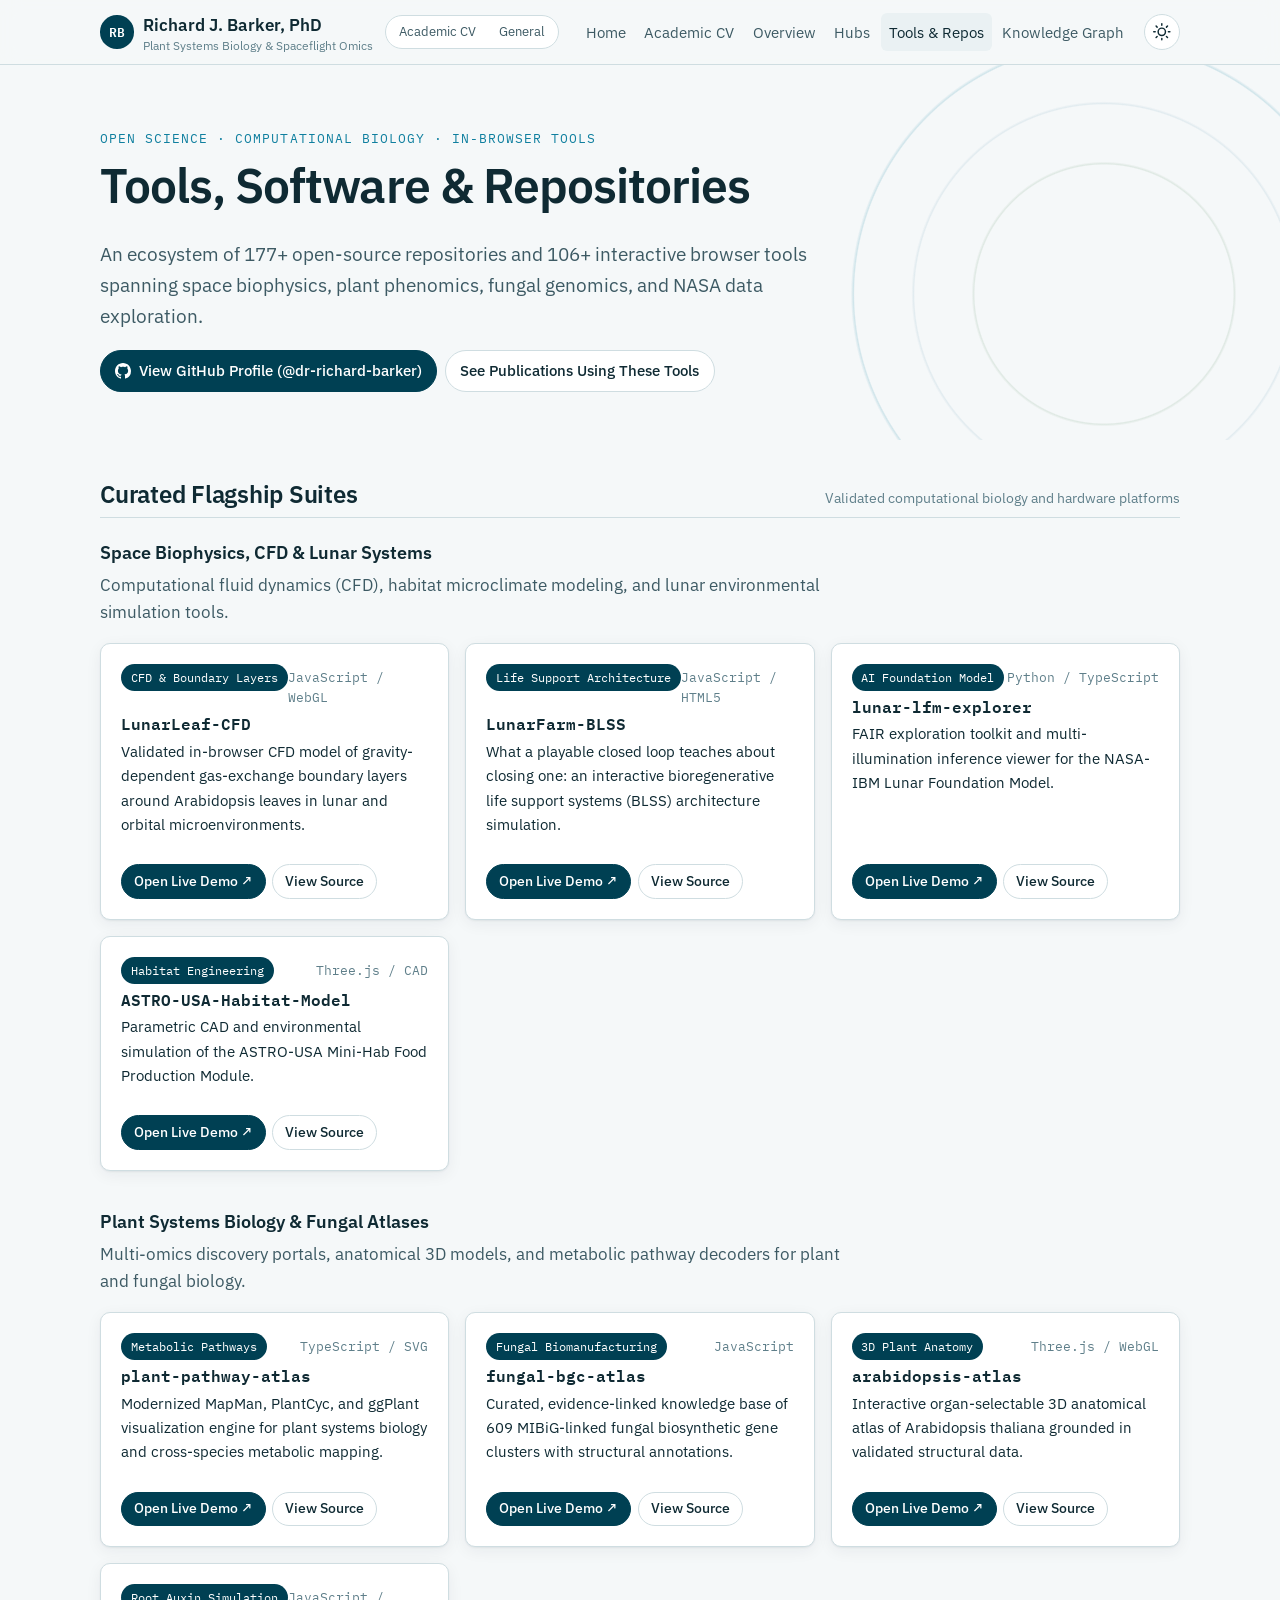
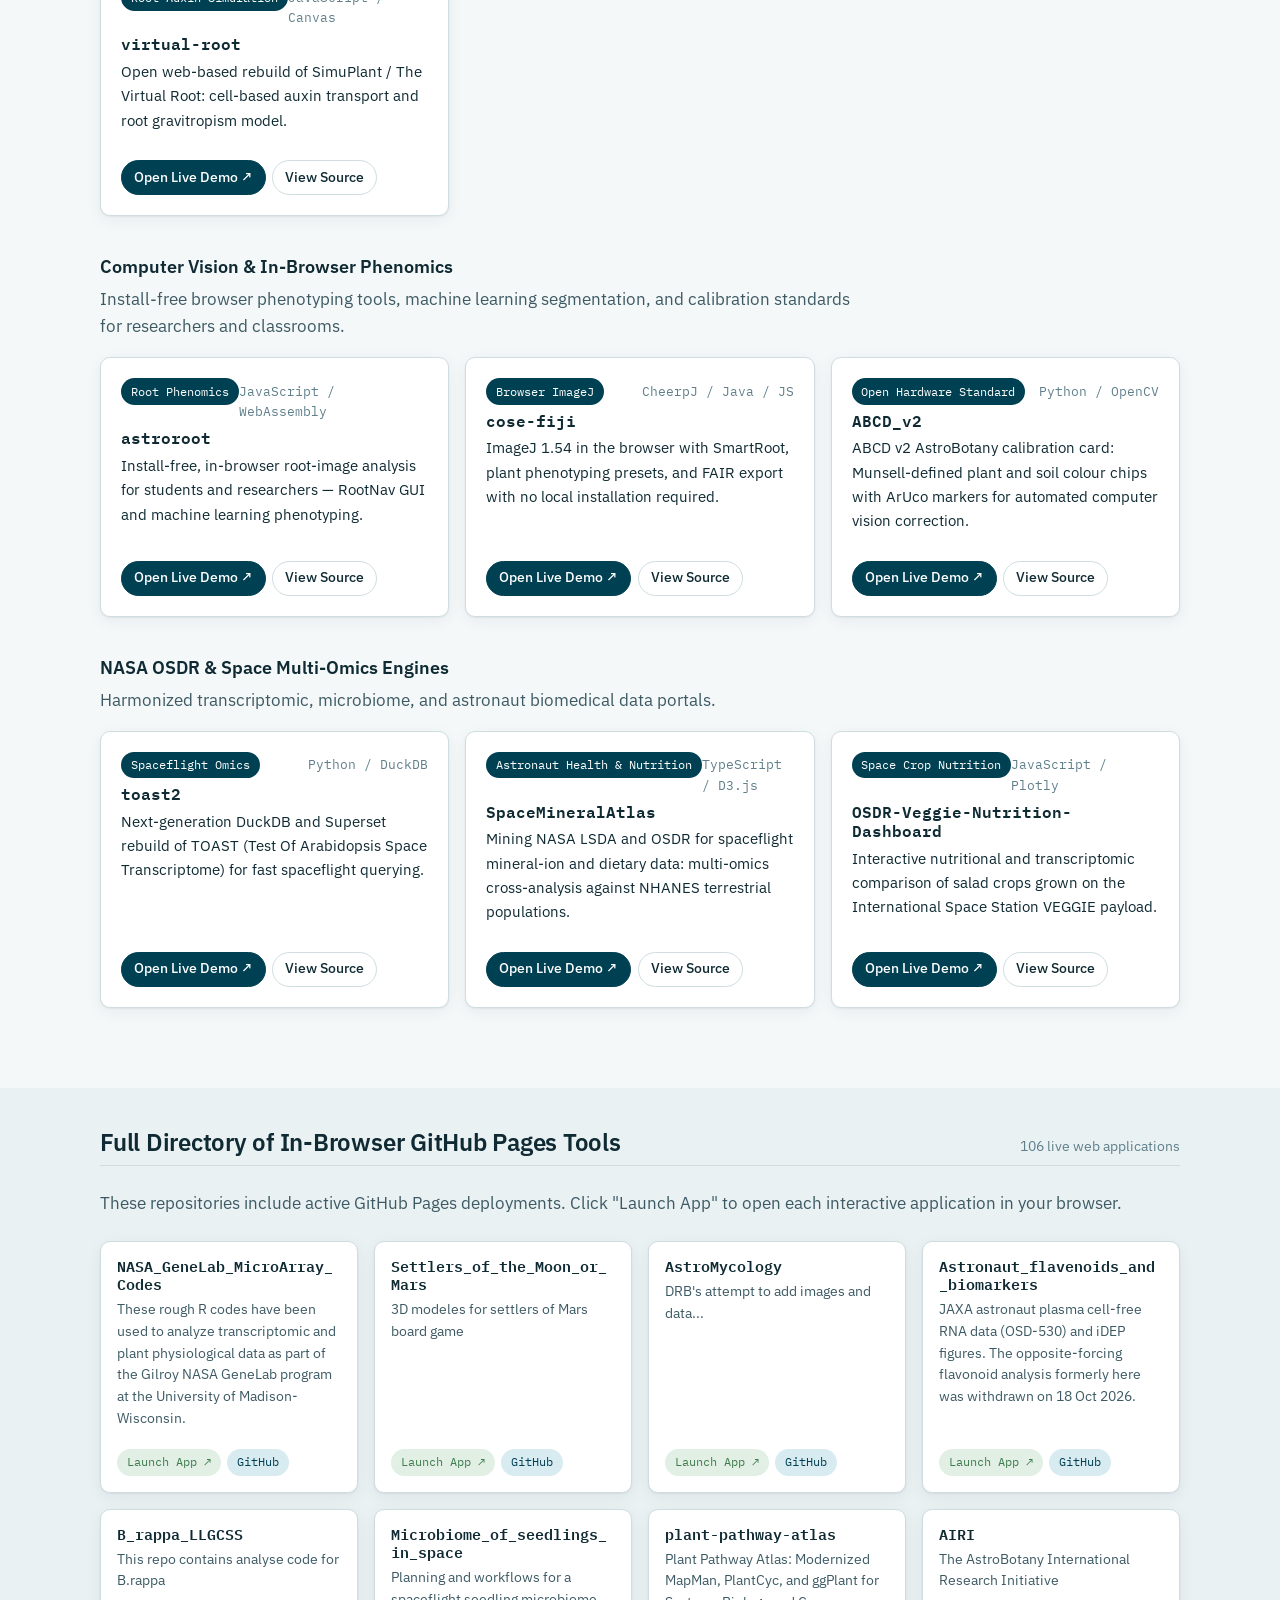
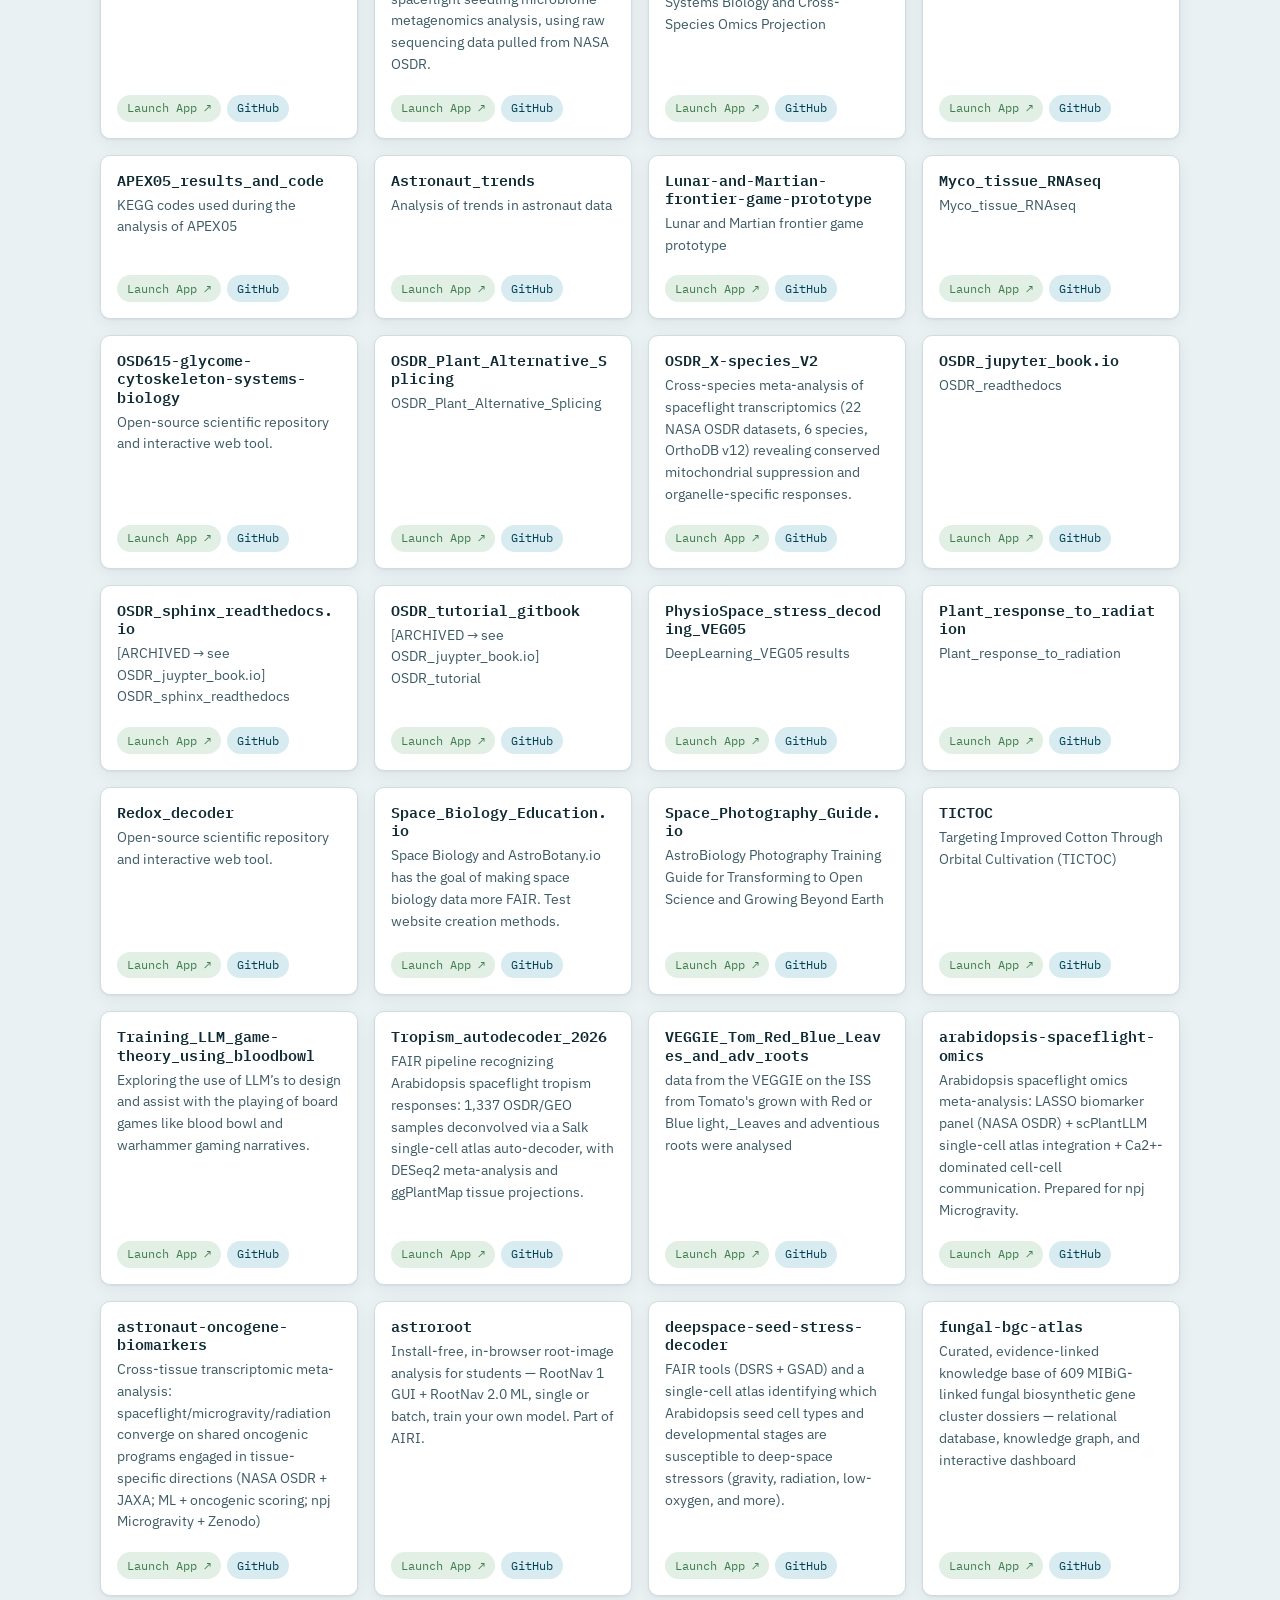
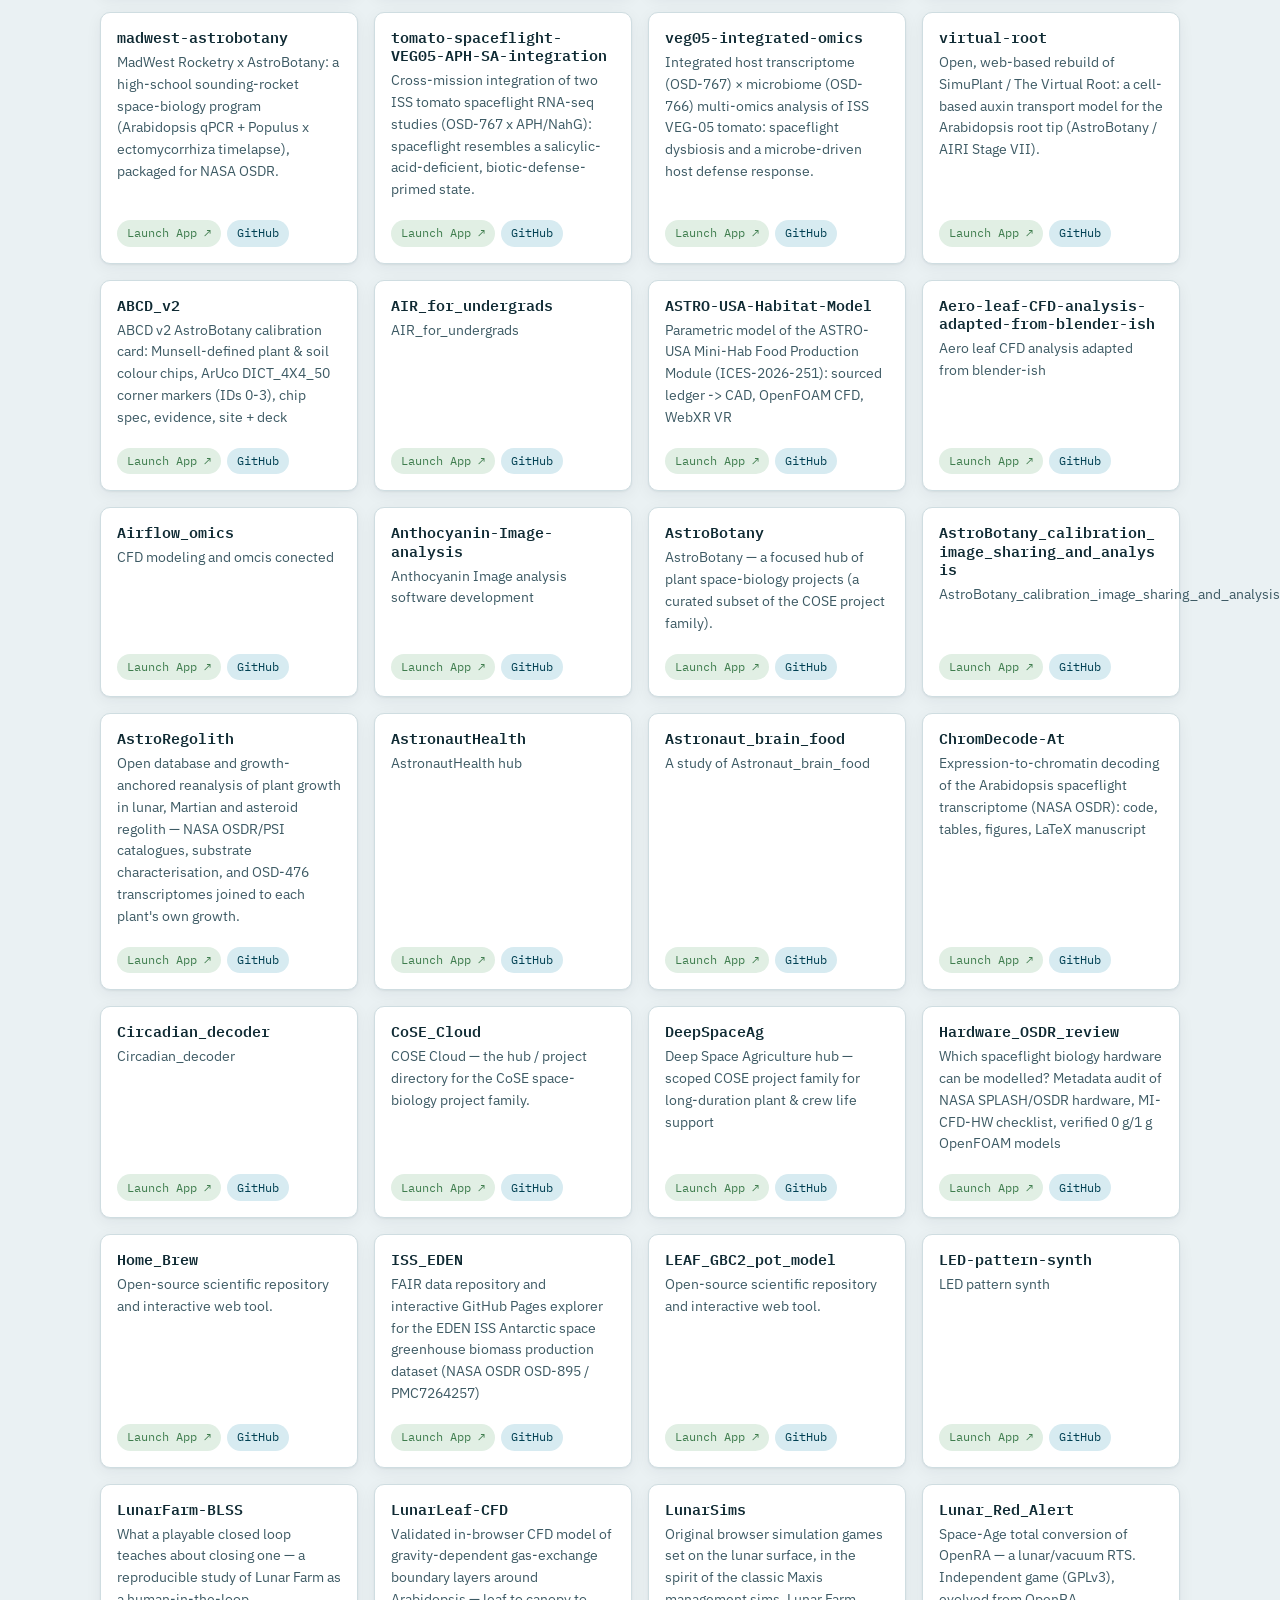
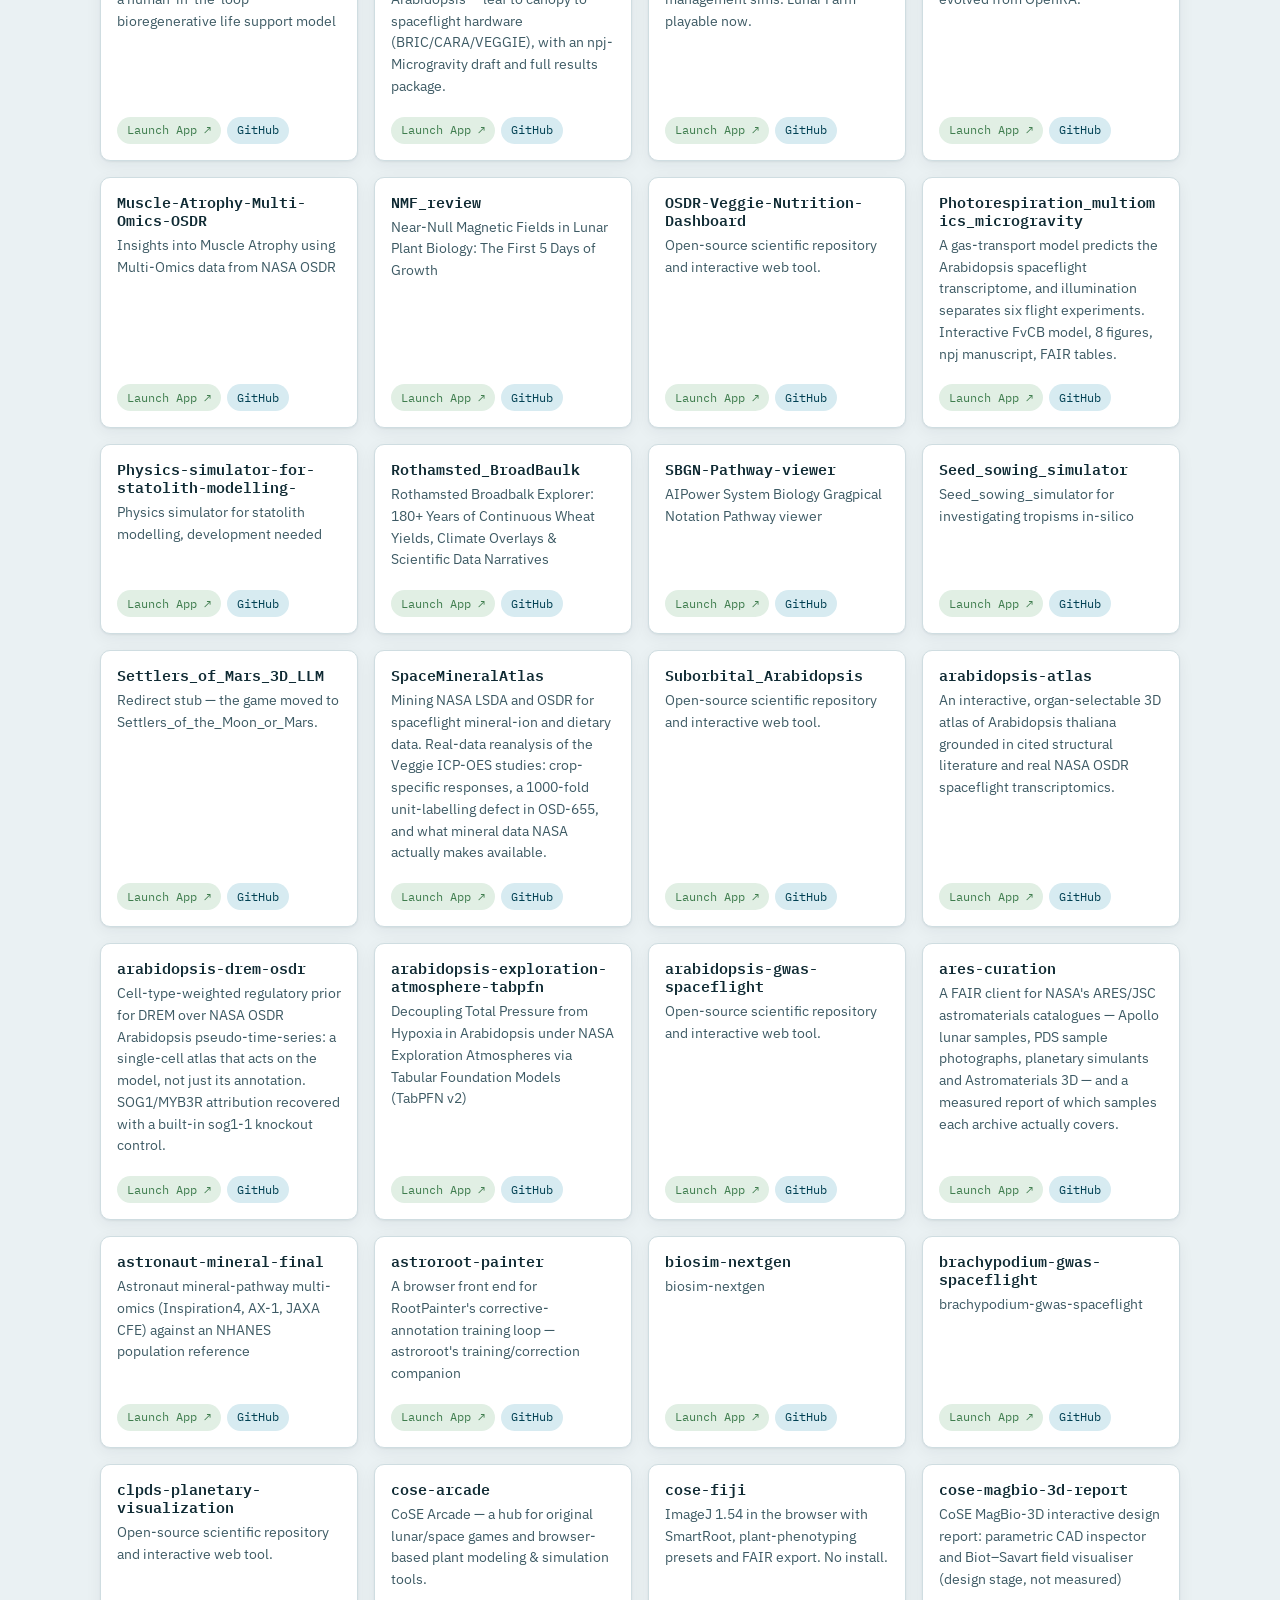
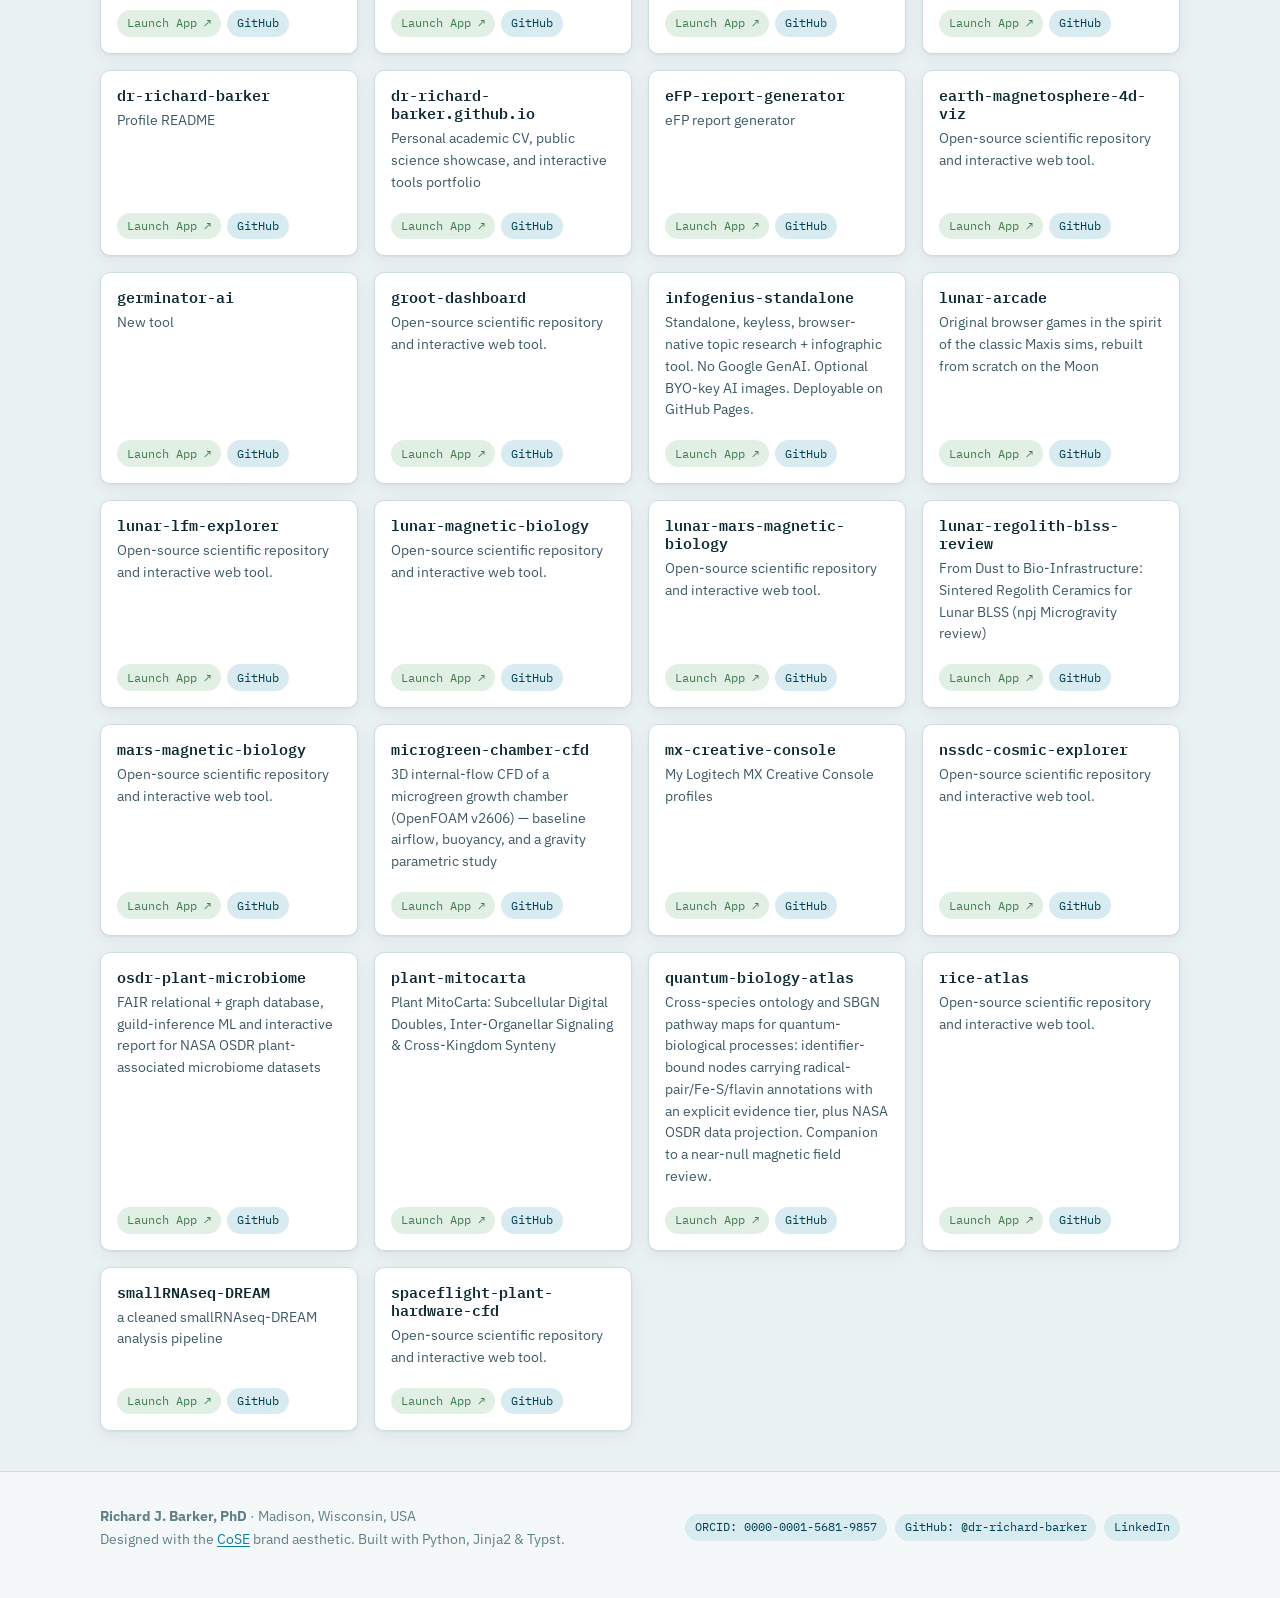
<file: projects/index.html>
<!DOCTYPE html>
<html lang="en" data-theme="light">
<head>
  <meta charset="utf-8">
  <meta name="viewport" content="width=device-width, initial-scale=1">
  <title>Tools, Software &amp; Repositories | Richard J. Barker, PhD</title>
  <meta name="description" content="Directory of 106+ interactive browser tools and research repositories.">
  <link rel="canonical" href="https://dr-richard-barker.github.io/projects/">

  <!-- OpenGraph -->
  <meta property="og:title" content="Tools, Software &amp; Repositories | Richard J. Barker, PhD">
  <meta property="og:description" content="Directory of 106+ interactive browser tools and research repositories.">
  <meta property="og:type" content="website">
  <meta property="og:url" content="https://dr-richard-barker.github.io/projects/">
  <meta property="og:image" content="https://avatars.githubusercontent.com/u/8679982?v=4">

  <!-- Twitter Card -->
  <meta name="twitter:card" content="summary">
  <meta name="twitter:title" content="Tools, Software &amp; Repositories | Richard J. Barker, PhD">
  <meta name="twitter:description" content="Directory of 106+ interactive browser tools and research repositories.">
  <meta name="twitter:image" content="https://avatars.githubusercontent.com/u/8679982?v=4">

  <!-- Immediate no-flash theme script -->
  <script>
    (function () {
      try {
        var saved = localStorage.getItem("theme");
        var prefersDark = window.matchMedia("(prefers-color-scheme: dark)").matches;
        var theme = saved || (prefersDark ? "dark" : "light");
        document.documentElement.setAttribute("data-theme", theme);
      } catch (e) {}
    })();
  </script>

  <!-- Google Fonts: IBM Plex Sans & IBM Plex Mono (CoSE brand fonts) -->
  <link rel="preconnect" href="https://fonts.googleapis.com">
  <link rel="preconnect" href="https://fonts.gstatic.com" crossorigin>
  <link href="https://fonts.googleapis.com/css2?family=IBM+Plex+Mono:ital,wght@0,400;0,500;0,600;1,400&family=IBM+Plex+Sans:ital,wght@0,400;0,500;0,600;0,700;1,400&display=swap" rel="stylesheet">

  <link rel="stylesheet" href="../static/css/theme.css">

  <!-- JSON-LD Structured Data for Scholarly Person -->
  <script type="application/ld+json">
  {
    "@context": "https://schema.org",
    "@type": "Person",
    "name": "Richard J. Barker, PhD",
    "jobTitle": "Senior Scientist &amp; Plant Systems Biologist",
    "address": {
      "@type": "PostalAddress",
      "addressLocality": "Madison, Wisconsin, USA"
    },
    "email": "dr.richard.barker@gmail.com",
    "url": "https://dr-richard-barker.github.io",
    "sameAs": [
      "https://orcid.org/0000-0001-5681-9857",
      "https://github.com/dr-richard-barker",
      "https://www.linkedin.com/in/richard-barker-40b90530/"
    ]
  }
  </script>
</head>
<body>
  <a href="#main-content" class="skip-link">Skip to main content</a>

  <header class="site-header">
    <div class="wrap">
      <a href="../" class="brand" aria-label="Richard J. Barker Homepage">
        <span class="brand-mark">RB</span>
        <div>
          <span>Richard J. Barker, PhD</span>
          <small>Plant Systems Biology & Spaceflight Omics</small>
        </div>
      </a>

      <!-- Academic vs General Audience Switch -->
      <div class="version-switch" role="group" aria-label="Audience view switcher">
        <a href="../academic/"  title="View formal academic CV">Academic CV</a>
        <a href="../general/"  title="View general audience overview">General</a>
      </div>

      <button class="icon-btn nav-toggle" type="button" aria-label="Toggle navigation menu" aria-expanded="false">
        <svg viewBox="0 0 24 24" fill="none" stroke="currentColor" stroke-width="2" stroke-linecap="round"><line x1="3" y1="12" x2="21" y2="12"></line><line x1="3" y1="6" x2="21" y2="6"></line><line x1="3" y1="18" x2="21" y2="18"></line></svg>
      </button>

      <nav id="site-nav" class="site-nav" aria-label="Primary site navigation">
        <a href="../" >Home</a>
        <a href="../academic/" >Academic CV</a>
        <a href="../general/" >Overview</a>
        <a href="../#hubs">Hubs</a>
        <a href="../projects/" aria-current="page">Tools & Repos</a>
        <a href="../graph/" >Knowledge Graph</a>
      </nav>

      <div class="header-tools">
        <!-- Light / Dark Mode Toggle Button -->
        <button class="icon-btn theme-toggle" type="button" aria-label="Toggle color theme" aria-pressed="false" title="Switch light/dark theme">
          <svg class="sun" viewBox="0 0 24 24" fill="none" stroke="currentColor" stroke-width="2" stroke-linecap="round" stroke-linejoin="round">
            <circle cx="12" cy="12" r="5"></circle>
            <line x1="12" y1="1" x2="12" y2="3"></line><line x1="12" y1="21" x2="12" y2="23"></line>
            <line x1="4.22" y1="4.22" x2="5.64" y2="5.64"></line><line x1="18.36" y1="18.36" x2="19.78" y2="19.78"></line>
            <line x1="1" y1="12" x2="3" y2="12"></line><line x1="21" y1="12" x2="23" y2="12"></line>
            <line x1="4.22" y1="19.78" x2="5.64" y2="18.36"></line><line x1="18.36" y1="5.64" x2="19.78" y2="4.22"></line>
          </svg>
          <svg class="moon" viewBox="0 0 24 24" fill="none" stroke="currentColor" stroke-width="2" stroke-linecap="round" stroke-linejoin="round">
            <path d="M21 12.79A9 9 0 1 1 11.21 3 7 7 0 0 0 21 12.79z"></path>
          </svg>
        </button>
      </div>
    </div>
  </header>

  <main id="main-content">
    
<section class="hero">
  <div class="wrap">
    <div>
      <div class="eyebrow">Open Science · Computational Biology · In-Browser Tools</div>
      <h1>Tools, Software & Repositories</h1>
      <p class="lede">
        An ecosystem of 177+ open-source repositories and 106+ interactive browser tools spanning space biophysics, plant phenomics, fungal genomics, and NASA data exploration.
      </p>

      <div class="link-row">
        <a href="https://github.com/dr-richard-barker" target="_blank" rel="noopener" class="btn primary">
          <svg viewBox="0 0 16 16" fill="currentColor"><path d="M8 0C3.58 0 0 3.58 0 8c0 3.54 2.29 6.53 5.47 7.59.4.07.55-.17.55-.38 0-.19-.01-.82-.01-1.49-2.01.37-2.53-.49-2.69-.94-.09-.23-.48-.94-.82-1.13-.28-.15-.68-.52-.01-.53.63-.01 1.08.58 1.23.82.72 1.21 1.87.87 2.33.66.07-.52.28-.87.51-1.07-1.78-.2-3.64-.89-3.64-3.95 0-.87.31-1.59.82-2.15-.08-.2-.36-1.02.08-2.12 0 0 .67-.21 2.2.82.64-.18 1.32-.27 2-.27.68 0 1.36.09 2 .27 1.53-1.04 2.2-.82 2.2-.82.44 1.1.16 1.92.08 2.12.51.56.82 1.27.82 2.15 0 3.07-1.87 3.75-3.65 3.95.29.25.54.73.54 1.48 0 1.07-.01 1.93-.01 2.2 0 .21.15.46.55.38A8.013 8.013 0 0016 8c0-4.42-3.58-8-8-8z"/></svg>
          <span>View GitHub Profile (@dr-richard-barker)</span>
        </a>
        <a href="../academic/#publications" class="btn">
          <span>See Publications Using These Tools</span>
        </a>
      </div>
    </div>
  </div>
</section>

<!-- Curated Flagship Repositories by Domain -->
<section>
  <div class="wrap">
    <div class="section-head">
      <h2>Curated Flagship Suites</h2>
      <div class="aside">Validated computational biology and hardware platforms</div>
    </div>

    
    <div class="project-group">
      <h3>Space Biophysics, CFD &amp; Lunar Systems</h3>
      <p>Computational fluid dynamics (CFD), habitat microclimate modeling, and lunar environmental simulation tools.</p>

      <div class="grid grid-2">
        
        <div class="card repo">
          <div style="display: flex; justify-content: space-between; align-items: baseline; margin-bottom: 0.35rem;">
            <span class="chip badge">CFD &amp; Boundary Layers</span>
            <span class="mono" style="font-size: 0.8rem; color: var(--muted);">JavaScript / WebGL</span>
          </div>
          <h3>LunarLeaf-CFD</h3>
          <p style="font-size: 0.95rem; margin-bottom: 1rem;">Validated in-browser CFD model of gravity-dependent gas-exchange boundary layers around Arabidopsis leaves in lunar and orbital microenvironments.</p>
          <div class="card-foot">
            
            <a href="https://dr-richard-barker.github.io/LunarLeaf-CFD/" target="_blank" rel="noopener" class="btn primary" style="font-size: 0.85rem; padding: 0.35rem 0.75rem;">
              <span>Open Live Demo ↗</span>
            </a>
            
            <a href="https://github.com/dr-richard-barker/LunarLeaf-CFD" target="_blank" rel="noopener" class="btn" style="font-size: 0.85rem; padding: 0.35rem 0.75rem;">
              <span>View Source</span>
            </a>
          </div>
        </div>
        
        <div class="card repo">
          <div style="display: flex; justify-content: space-between; align-items: baseline; margin-bottom: 0.35rem;">
            <span class="chip badge">Life Support Architecture</span>
            <span class="mono" style="font-size: 0.8rem; color: var(--muted);">JavaScript / HTML5</span>
          </div>
          <h3>LunarFarm-BLSS</h3>
          <p style="font-size: 0.95rem; margin-bottom: 1rem;">What a playable closed loop teaches about closing one: an interactive bioregenerative life support systems (BLSS) architecture simulation.</p>
          <div class="card-foot">
            
            <a href="https://dr-richard-barker.github.io/LunarFarm-BLSS/" target="_blank" rel="noopener" class="btn primary" style="font-size: 0.85rem; padding: 0.35rem 0.75rem;">
              <span>Open Live Demo ↗</span>
            </a>
            
            <a href="https://github.com/dr-richard-barker/LunarFarm-BLSS" target="_blank" rel="noopener" class="btn" style="font-size: 0.85rem; padding: 0.35rem 0.75rem;">
              <span>View Source</span>
            </a>
          </div>
        </div>
        
        <div class="card repo">
          <div style="display: flex; justify-content: space-between; align-items: baseline; margin-bottom: 0.35rem;">
            <span class="chip badge">AI Foundation Model</span>
            <span class="mono" style="font-size: 0.8rem; color: var(--muted);">Python / TypeScript</span>
          </div>
          <h3>lunar-lfm-explorer</h3>
          <p style="font-size: 0.95rem; margin-bottom: 1rem;">FAIR exploration toolkit and multi-illumination inference viewer for the NASA-IBM Lunar Foundation Model.</p>
          <div class="card-foot">
            
            <a href="https://dr-richard-barker.github.io/lunar-lfm-explorer/" target="_blank" rel="noopener" class="btn primary" style="font-size: 0.85rem; padding: 0.35rem 0.75rem;">
              <span>Open Live Demo ↗</span>
            </a>
            
            <a href="https://github.com/dr-richard-barker/lunar-lfm-explorer" target="_blank" rel="noopener" class="btn" style="font-size: 0.85rem; padding: 0.35rem 0.75rem;">
              <span>View Source</span>
            </a>
          </div>
        </div>
        
        <div class="card repo">
          <div style="display: flex; justify-content: space-between; align-items: baseline; margin-bottom: 0.35rem;">
            <span class="chip badge">Habitat Engineering</span>
            <span class="mono" style="font-size: 0.8rem; color: var(--muted);">Three.js / CAD</span>
          </div>
          <h3>ASTRO-USA-Habitat-Model</h3>
          <p style="font-size: 0.95rem; margin-bottom: 1rem;">Parametric CAD and environmental simulation of the ASTRO-USA Mini-Hab Food Production Module.</p>
          <div class="card-foot">
            
            <a href="https://dr-richard-barker.github.io/ASTRO-USA-Habitat-Model/" target="_blank" rel="noopener" class="btn primary" style="font-size: 0.85rem; padding: 0.35rem 0.75rem;">
              <span>Open Live Demo ↗</span>
            </a>
            
            <a href="https://github.com/dr-richard-barker/ASTRO-USA-Habitat-Model" target="_blank" rel="noopener" class="btn" style="font-size: 0.85rem; padding: 0.35rem 0.75rem;">
              <span>View Source</span>
            </a>
          </div>
        </div>
        
      </div>
    </div>
    
    <div class="project-group">
      <h3>Plant Systems Biology &amp; Fungal Atlases</h3>
      <p>Multi-omics discovery portals, anatomical 3D models, and metabolic pathway decoders for plant and fungal biology.</p>

      <div class="grid grid-2">
        
        <div class="card repo">
          <div style="display: flex; justify-content: space-between; align-items: baseline; margin-bottom: 0.35rem;">
            <span class="chip badge">Metabolic Pathways</span>
            <span class="mono" style="font-size: 0.8rem; color: var(--muted);">TypeScript / SVG</span>
          </div>
          <h3>plant-pathway-atlas</h3>
          <p style="font-size: 0.95rem; margin-bottom: 1rem;">Modernized MapMan, PlantCyc, and ggPlant visualization engine for plant systems biology and cross-species metabolic mapping.</p>
          <div class="card-foot">
            
            <a href="https://dr-richard-barker.github.io/plant-pathway-atlas/" target="_blank" rel="noopener" class="btn primary" style="font-size: 0.85rem; padding: 0.35rem 0.75rem;">
              <span>Open Live Demo ↗</span>
            </a>
            
            <a href="https://github.com/dr-richard-barker/plant-pathway-atlas" target="_blank" rel="noopener" class="btn" style="font-size: 0.85rem; padding: 0.35rem 0.75rem;">
              <span>View Source</span>
            </a>
          </div>
        </div>
        
        <div class="card repo">
          <div style="display: flex; justify-content: space-between; align-items: baseline; margin-bottom: 0.35rem;">
            <span class="chip badge">Fungal Biomanufacturing</span>
            <span class="mono" style="font-size: 0.8rem; color: var(--muted);">JavaScript</span>
          </div>
          <h3>fungal-bgc-atlas</h3>
          <p style="font-size: 0.95rem; margin-bottom: 1rem;">Curated, evidence-linked knowledge base of 609 MIBiG-linked fungal biosynthetic gene clusters with structural annotations.</p>
          <div class="card-foot">
            
            <a href="https://dr-richard-barker.github.io/fungal-bgc-atlas/" target="_blank" rel="noopener" class="btn primary" style="font-size: 0.85rem; padding: 0.35rem 0.75rem;">
              <span>Open Live Demo ↗</span>
            </a>
            
            <a href="https://github.com/dr-richard-barker/fungal-bgc-atlas" target="_blank" rel="noopener" class="btn" style="font-size: 0.85rem; padding: 0.35rem 0.75rem;">
              <span>View Source</span>
            </a>
          </div>
        </div>
        
        <div class="card repo">
          <div style="display: flex; justify-content: space-between; align-items: baseline; margin-bottom: 0.35rem;">
            <span class="chip badge">3D Plant Anatomy</span>
            <span class="mono" style="font-size: 0.8rem; color: var(--muted);">Three.js / WebGL</span>
          </div>
          <h3>arabidopsis-atlas</h3>
          <p style="font-size: 0.95rem; margin-bottom: 1rem;">Interactive organ-selectable 3D anatomical atlas of Arabidopsis thaliana grounded in validated structural data.</p>
          <div class="card-foot">
            
            <a href="https://dr-richard-barker.github.io/arabidopsis-atlas/" target="_blank" rel="noopener" class="btn primary" style="font-size: 0.85rem; padding: 0.35rem 0.75rem;">
              <span>Open Live Demo ↗</span>
            </a>
            
            <a href="https://github.com/dr-richard-barker/arabidopsis-atlas" target="_blank" rel="noopener" class="btn" style="font-size: 0.85rem; padding: 0.35rem 0.75rem;">
              <span>View Source</span>
            </a>
          </div>
        </div>
        
        <div class="card repo">
          <div style="display: flex; justify-content: space-between; align-items: baseline; margin-bottom: 0.35rem;">
            <span class="chip badge">Root Auxin Simulation</span>
            <span class="mono" style="font-size: 0.8rem; color: var(--muted);">JavaScript / Canvas</span>
          </div>
          <h3>virtual-root</h3>
          <p style="font-size: 0.95rem; margin-bottom: 1rem;">Open web-based rebuild of SimuPlant / The Virtual Root: cell-based auxin transport and root gravitropism model.</p>
          <div class="card-foot">
            
            <a href="https://dr-richard-barker.github.io/virtual-root/" target="_blank" rel="noopener" class="btn primary" style="font-size: 0.85rem; padding: 0.35rem 0.75rem;">
              <span>Open Live Demo ↗</span>
            </a>
            
            <a href="https://github.com/dr-richard-barker/virtual-root" target="_blank" rel="noopener" class="btn" style="font-size: 0.85rem; padding: 0.35rem 0.75rem;">
              <span>View Source</span>
            </a>
          </div>
        </div>
        
      </div>
    </div>
    
    <div class="project-group">
      <h3>Computer Vision &amp; In-Browser Phenomics</h3>
      <p>Install-free browser phenotyping tools, machine learning segmentation, and calibration standards for researchers and classrooms.</p>

      <div class="grid grid-2">
        
        <div class="card repo">
          <div style="display: flex; justify-content: space-between; align-items: baseline; margin-bottom: 0.35rem;">
            <span class="chip badge">Root Phenomics</span>
            <span class="mono" style="font-size: 0.8rem; color: var(--muted);">JavaScript / WebAssembly</span>
          </div>
          <h3>astroroot</h3>
          <p style="font-size: 0.95rem; margin-bottom: 1rem;">Install-free, in-browser root-image analysis for students and researchers — RootNav GUI and machine learning phenotyping.</p>
          <div class="card-foot">
            
            <a href="https://dr-richard-barker.github.io/astroroot/" target="_blank" rel="noopener" class="btn primary" style="font-size: 0.85rem; padding: 0.35rem 0.75rem;">
              <span>Open Live Demo ↗</span>
            </a>
            
            <a href="https://github.com/dr-richard-barker/astroroot" target="_blank" rel="noopener" class="btn" style="font-size: 0.85rem; padding: 0.35rem 0.75rem;">
              <span>View Source</span>
            </a>
          </div>
        </div>
        
        <div class="card repo">
          <div style="display: flex; justify-content: space-between; align-items: baseline; margin-bottom: 0.35rem;">
            <span class="chip badge">Browser ImageJ</span>
            <span class="mono" style="font-size: 0.8rem; color: var(--muted);">CheerpJ / Java / JS</span>
          </div>
          <h3>cose-fiji</h3>
          <p style="font-size: 0.95rem; margin-bottom: 1rem;">ImageJ 1.54 in the browser with SmartRoot, plant phenotyping presets, and FAIR export with no local installation required.</p>
          <div class="card-foot">
            
            <a href="https://dr-richard-barker.github.io/cose-fiji/" target="_blank" rel="noopener" class="btn primary" style="font-size: 0.85rem; padding: 0.35rem 0.75rem;">
              <span>Open Live Demo ↗</span>
            </a>
            
            <a href="https://github.com/dr-richard-barker/cose-fiji" target="_blank" rel="noopener" class="btn" style="font-size: 0.85rem; padding: 0.35rem 0.75rem;">
              <span>View Source</span>
            </a>
          </div>
        </div>
        
        <div class="card repo">
          <div style="display: flex; justify-content: space-between; align-items: baseline; margin-bottom: 0.35rem;">
            <span class="chip badge">Open Hardware Standard</span>
            <span class="mono" style="font-size: 0.8rem; color: var(--muted);">Python / OpenCV</span>
          </div>
          <h3>ABCD_v2</h3>
          <p style="font-size: 0.95rem; margin-bottom: 1rem;">ABCD v2 AstroBotany calibration card: Munsell-defined plant and soil colour chips with ArUco markers for automated computer vision correction.</p>
          <div class="card-foot">
            
            <a href="https://dr-richard-barker.github.io/ABCD_v2/" target="_blank" rel="noopener" class="btn primary" style="font-size: 0.85rem; padding: 0.35rem 0.75rem;">
              <span>Open Live Demo ↗</span>
            </a>
            
            <a href="https://github.com/dr-richard-barker/ABCD_v2" target="_blank" rel="noopener" class="btn" style="font-size: 0.85rem; padding: 0.35rem 0.75rem;">
              <span>View Source</span>
            </a>
          </div>
        </div>
        
      </div>
    </div>
    
    <div class="project-group">
      <h3>NASA OSDR &amp; Space Multi-Omics Engines</h3>
      <p>Harmonized transcriptomic, microbiome, and astronaut biomedical data portals.</p>

      <div class="grid grid-2">
        
        <div class="card repo">
          <div style="display: flex; justify-content: space-between; align-items: baseline; margin-bottom: 0.35rem;">
            <span class="chip badge">Spaceflight Omics</span>
            <span class="mono" style="font-size: 0.8rem; color: var(--muted);">Python / DuckDB</span>
          </div>
          <h3>toast2</h3>
          <p style="font-size: 0.95rem; margin-bottom: 1rem;">Next-generation DuckDB and Superset rebuild of TOAST (Test Of Arabidopsis Space Transcriptome) for fast spaceflight querying.</p>
          <div class="card-foot">
            
            <a href="https://github.com/dr-richard-barker/toast2" target="_blank" rel="noopener" class="btn primary" style="font-size: 0.85rem; padding: 0.35rem 0.75rem;">
              <span>Open Live Demo ↗</span>
            </a>
            
            <a href="https://github.com/dr-richard-barker/toast2" target="_blank" rel="noopener" class="btn" style="font-size: 0.85rem; padding: 0.35rem 0.75rem;">
              <span>View Source</span>
            </a>
          </div>
        </div>
        
        <div class="card repo">
          <div style="display: flex; justify-content: space-between; align-items: baseline; margin-bottom: 0.35rem;">
            <span class="chip badge">Astronaut Health &amp; Nutrition</span>
            <span class="mono" style="font-size: 0.8rem; color: var(--muted);">TypeScript / D3.js</span>
          </div>
          <h3>SpaceMineralAtlas</h3>
          <p style="font-size: 0.95rem; margin-bottom: 1rem;">Mining NASA LSDA and OSDR for spaceflight mineral-ion and dietary data: multi-omics cross-analysis against NHANES terrestrial populations.</p>
          <div class="card-foot">
            
            <a href="https://dr-richard-barker.github.io/SpaceMineralAtlas/" target="_blank" rel="noopener" class="btn primary" style="font-size: 0.85rem; padding: 0.35rem 0.75rem;">
              <span>Open Live Demo ↗</span>
            </a>
            
            <a href="https://github.com/dr-richard-barker/SpaceMineralAtlas" target="_blank" rel="noopener" class="btn" style="font-size: 0.85rem; padding: 0.35rem 0.75rem;">
              <span>View Source</span>
            </a>
          </div>
        </div>
        
        <div class="card repo">
          <div style="display: flex; justify-content: space-between; align-items: baseline; margin-bottom: 0.35rem;">
            <span class="chip badge">Space Crop Nutrition</span>
            <span class="mono" style="font-size: 0.8rem; color: var(--muted);">JavaScript / Plotly</span>
          </div>
          <h3>OSDR-Veggie-Nutrition-Dashboard</h3>
          <p style="font-size: 0.95rem; margin-bottom: 1rem;">Interactive nutritional and transcriptomic comparison of salad crops grown on the International Space Station VEGGIE payload.</p>
          <div class="card-foot">
            
            <a href="https://dr-richard-barker.github.io/OSDR-Veggie-Nutrition-Dashboard/" target="_blank" rel="noopener" class="btn primary" style="font-size: 0.85rem; padding: 0.35rem 0.75rem;">
              <span>Open Live Demo ↗</span>
            </a>
            
            <a href="https://github.com/dr-richard-barker/OSDR-Veggie-Nutrition-Dashboard" target="_blank" rel="noopener" class="btn" style="font-size: 0.85rem; padding: 0.35rem 0.75rem;">
              <span>View Source</span>
            </a>
          </div>
        </div>
        
      </div>
    </div>
    
  </div>
</section>

<!-- Full Directory of GitHub Pages Apps -->
<section class="section-alt">
  <div class="wrap">
    <div class="section-head">
      <h2>Full Directory of In-Browser GitHub Pages Tools</h2>
      <div class="aside">106 live web applications</div>
    </div>

    <p style="color: var(--ink-soft); margin-bottom: 1.5rem;">
      These repositories include active GitHub Pages deployments. Click "Launch App" to open each interactive application in your browser.
    </p>

    <div class="grid grid-3">
      
      <div class="card repo" style="padding: 1rem;">
        <h3 style="font-size: 0.95rem; margin-bottom: 0.3rem;">NASA_GeneLab_MicroArray_Codes</h3>
        <p style="font-size: 0.85rem; color: var(--ink-soft); margin-bottom: 0.8rem;">
          These rough R codes have been used to analyze transcriptomic and plant physiological data as part of the Gilroy NASA GeneLab program at the University of Madison-Wisconsin.
        </p>
        <div class="card-foot" style="padding-top: 0.4rem;">
          <a href="https://dr-richard-barker.github.io/NASA_GeneLab_MicroArray_Codes/" target="_blank" rel="noopener" class="chip leaf" style="font-size: 0.78rem;">
            <span>Launch App ↗</span>
          </a>
          <a href="https://github.com/dr-richard-barker/NASA_GeneLab_MicroArray_Codes" target="_blank" rel="noopener" class="chip" style="font-size: 0.78rem;">
            <span>GitHub</span>
          </a>
        </div>
      </div>
      
      <div class="card repo" style="padding: 1rem;">
        <h3 style="font-size: 0.95rem; margin-bottom: 0.3rem;">Settlers_of_the_Moon_or_Mars</h3>
        <p style="font-size: 0.85rem; color: var(--ink-soft); margin-bottom: 0.8rem;">
          3D modeles for settlers of Mars board game
        </p>
        <div class="card-foot" style="padding-top: 0.4rem;">
          <a href="https://dr-richard-barker.github.io/Settlers_of_the_Moon_or_Mars/" target="_blank" rel="noopener" class="chip leaf" style="font-size: 0.78rem;">
            <span>Launch App ↗</span>
          </a>
          <a href="https://github.com/dr-richard-barker/Settlers_of_the_Moon_or_Mars" target="_blank" rel="noopener" class="chip" style="font-size: 0.78rem;">
            <span>GitHub</span>
          </a>
        </div>
      </div>
      
      <div class="card repo" style="padding: 1rem;">
        <h3 style="font-size: 0.95rem; margin-bottom: 0.3rem;">AstroMycology</h3>
        <p style="font-size: 0.85rem; color: var(--ink-soft); margin-bottom: 0.8rem;">
          DRB&#39;s attempt to add images and data...
        </p>
        <div class="card-foot" style="padding-top: 0.4rem;">
          <a href="https://dr-richard-barker.github.io/AstroMycology/" target="_blank" rel="noopener" class="chip leaf" style="font-size: 0.78rem;">
            <span>Launch App ↗</span>
          </a>
          <a href="https://github.com/dr-richard-barker/AstroMycology" target="_blank" rel="noopener" class="chip" style="font-size: 0.78rem;">
            <span>GitHub</span>
          </a>
        </div>
      </div>
      
      <div class="card repo" style="padding: 1rem;">
        <h3 style="font-size: 0.95rem; margin-bottom: 0.3rem;">Astronaut_flavenoids_and_biomarkers</h3>
        <p style="font-size: 0.85rem; color: var(--ink-soft); margin-bottom: 0.8rem;">
          JAXA astronaut plasma cell-free RNA data (OSD-530) and iDEP figures. The opposite-forcing flavonoid analysis formerly here was withdrawn on 18 Oct 2026.
        </p>
        <div class="card-foot" style="padding-top: 0.4rem;">
          <a href="https://dr-richard-barker.github.io/Astronaut_flavenoids_and_biomarkers/" target="_blank" rel="noopener" class="chip leaf" style="font-size: 0.78rem;">
            <span>Launch App ↗</span>
          </a>
          <a href="https://github.com/dr-richard-barker/Astronaut_flavenoids_and_biomarkers" target="_blank" rel="noopener" class="chip" style="font-size: 0.78rem;">
            <span>GitHub</span>
          </a>
        </div>
      </div>
      
      <div class="card repo" style="padding: 1rem;">
        <h3 style="font-size: 0.95rem; margin-bottom: 0.3rem;">B_rappa_LLGCSS</h3>
        <p style="font-size: 0.85rem; color: var(--ink-soft); margin-bottom: 0.8rem;">
          This repo contains analyse code for B.rappa
        </p>
        <div class="card-foot" style="padding-top: 0.4rem;">
          <a href="https://dr-richard-barker.github.io/B_rappa_LLGCSS/" target="_blank" rel="noopener" class="chip leaf" style="font-size: 0.78rem;">
            <span>Launch App ↗</span>
          </a>
          <a href="https://github.com/dr-richard-barker/B_rappa_LLGCSS" target="_blank" rel="noopener" class="chip" style="font-size: 0.78rem;">
            <span>GitHub</span>
          </a>
        </div>
      </div>
      
      <div class="card repo" style="padding: 1rem;">
        <h3 style="font-size: 0.95rem; margin-bottom: 0.3rem;">Microbiome_of_seedlings_in_space</h3>
        <p style="font-size: 0.85rem; color: var(--ink-soft); margin-bottom: 0.8rem;">
          Planning and workflows for a spaceflight seedling microbiome metagenomics analysis, using raw sequencing data pulled from NASA OSDR.
        </p>
        <div class="card-foot" style="padding-top: 0.4rem;">
          <a href="https://dr-richard-barker.github.io/Microbiome_of_seedlings_in_space/" target="_blank" rel="noopener" class="chip leaf" style="font-size: 0.78rem;">
            <span>Launch App ↗</span>
          </a>
          <a href="https://github.com/dr-richard-barker/Microbiome_of_seedlings_in_space" target="_blank" rel="noopener" class="chip" style="font-size: 0.78rem;">
            <span>GitHub</span>
          </a>
        </div>
      </div>
      
      <div class="card repo" style="padding: 1rem;">
        <h3 style="font-size: 0.95rem; margin-bottom: 0.3rem;">plant-pathway-atlas</h3>
        <p style="font-size: 0.85rem; color: var(--ink-soft); margin-bottom: 0.8rem;">
          Plant Pathway Atlas: Modernized MapMan, PlantCyc, and ggPlant for Systems Biology and Cross-Species Omics Projection
        </p>
        <div class="card-foot" style="padding-top: 0.4rem;">
          <a href="https://dr-richard-barker.github.io/plant-pathway-atlas/" target="_blank" rel="noopener" class="chip leaf" style="font-size: 0.78rem;">
            <span>Launch App ↗</span>
          </a>
          <a href="https://github.com/dr-richard-barker/plant-pathway-atlas" target="_blank" rel="noopener" class="chip" style="font-size: 0.78rem;">
            <span>GitHub</span>
          </a>
        </div>
      </div>
      
      <div class="card repo" style="padding: 1rem;">
        <h3 style="font-size: 0.95rem; margin-bottom: 0.3rem;">AIRI</h3>
        <p style="font-size: 0.85rem; color: var(--ink-soft); margin-bottom: 0.8rem;">
          The AstroBotany International Research Initiative 
        </p>
        <div class="card-foot" style="padding-top: 0.4rem;">
          <a href="https://dr-richard-barker.github.io/AIRI/" target="_blank" rel="noopener" class="chip leaf" style="font-size: 0.78rem;">
            <span>Launch App ↗</span>
          </a>
          <a href="https://github.com/dr-richard-barker/AIRI" target="_blank" rel="noopener" class="chip" style="font-size: 0.78rem;">
            <span>GitHub</span>
          </a>
        </div>
      </div>
      
      <div class="card repo" style="padding: 1rem;">
        <h3 style="font-size: 0.95rem; margin-bottom: 0.3rem;">APEX05_results_and_code</h3>
        <p style="font-size: 0.85rem; color: var(--ink-soft); margin-bottom: 0.8rem;">
          KEGG codes used during the analysis of APEX05 
        </p>
        <div class="card-foot" style="padding-top: 0.4rem;">
          <a href="https://dr-richard-barker.github.io/APEX05_results_and_code/" target="_blank" rel="noopener" class="chip leaf" style="font-size: 0.78rem;">
            <span>Launch App ↗</span>
          </a>
          <a href="https://github.com/dr-richard-barker/APEX05_results_and_code" target="_blank" rel="noopener" class="chip" style="font-size: 0.78rem;">
            <span>GitHub</span>
          </a>
        </div>
      </div>
      
      <div class="card repo" style="padding: 1rem;">
        <h3 style="font-size: 0.95rem; margin-bottom: 0.3rem;">Astronaut_trends</h3>
        <p style="font-size: 0.85rem; color: var(--ink-soft); margin-bottom: 0.8rem;">
          Analysis of trends in astronaut data
        </p>
        <div class="card-foot" style="padding-top: 0.4rem;">
          <a href="https://dr-richard-barker.github.io/Astronaut_trends/" target="_blank" rel="noopener" class="chip leaf" style="font-size: 0.78rem;">
            <span>Launch App ↗</span>
          </a>
          <a href="https://github.com/dr-richard-barker/Astronaut_trends" target="_blank" rel="noopener" class="chip" style="font-size: 0.78rem;">
            <span>GitHub</span>
          </a>
        </div>
      </div>
      
      <div class="card repo" style="padding: 1rem;">
        <h3 style="font-size: 0.95rem; margin-bottom: 0.3rem;">Lunar-and-Martian-frontier-game-prototype</h3>
        <p style="font-size: 0.85rem; color: var(--ink-soft); margin-bottom: 0.8rem;">
          Lunar and Martian frontier game prototype
        </p>
        <div class="card-foot" style="padding-top: 0.4rem;">
          <a href="https://dr-richard-barker.github.io/Lunar-and-Martian-frontier-game-prototype/" target="_blank" rel="noopener" class="chip leaf" style="font-size: 0.78rem;">
            <span>Launch App ↗</span>
          </a>
          <a href="https://github.com/dr-richard-barker/Lunar-and-Martian-frontier-game-prototype" target="_blank" rel="noopener" class="chip" style="font-size: 0.78rem;">
            <span>GitHub</span>
          </a>
        </div>
      </div>
      
      <div class="card repo" style="padding: 1rem;">
        <h3 style="font-size: 0.95rem; margin-bottom: 0.3rem;">Myco_tissue_RNAseq</h3>
        <p style="font-size: 0.85rem; color: var(--ink-soft); margin-bottom: 0.8rem;">
          Myco_tissue_RNAseq
        </p>
        <div class="card-foot" style="padding-top: 0.4rem;">
          <a href="https://dr-richard-barker.github.io/Myco_tissue_RNAseq/" target="_blank" rel="noopener" class="chip leaf" style="font-size: 0.78rem;">
            <span>Launch App ↗</span>
          </a>
          <a href="https://github.com/dr-richard-barker/Myco_tissue_RNAseq" target="_blank" rel="noopener" class="chip" style="font-size: 0.78rem;">
            <span>GitHub</span>
          </a>
        </div>
      </div>
      
      <div class="card repo" style="padding: 1rem;">
        <h3 style="font-size: 0.95rem; margin-bottom: 0.3rem;">OSD615-glycome-cytoskeleton-systems-biology</h3>
        <p style="font-size: 0.85rem; color: var(--ink-soft); margin-bottom: 0.8rem;">
          Open-source scientific repository and interactive web tool.
        </p>
        <div class="card-foot" style="padding-top: 0.4rem;">
          <a href="https://dr-richard-barker.github.io/OSD615-glycome-cytoskeleton-systems-biology/" target="_blank" rel="noopener" class="chip leaf" style="font-size: 0.78rem;">
            <span>Launch App ↗</span>
          </a>
          <a href="https://github.com/dr-richard-barker/OSD615-glycome-cytoskeleton-systems-biology" target="_blank" rel="noopener" class="chip" style="font-size: 0.78rem;">
            <span>GitHub</span>
          </a>
        </div>
      </div>
      
      <div class="card repo" style="padding: 1rem;">
        <h3 style="font-size: 0.95rem; margin-bottom: 0.3rem;">OSDR_Plant_Alternative_Splicing</h3>
        <p style="font-size: 0.85rem; color: var(--ink-soft); margin-bottom: 0.8rem;">
          OSDR_Plant_Alternative_Splicing
        </p>
        <div class="card-foot" style="padding-top: 0.4rem;">
          <a href="https://dr-richard-barker.github.io/OSDR_Plant_Alternative_Splicing/" target="_blank" rel="noopener" class="chip leaf" style="font-size: 0.78rem;">
            <span>Launch App ↗</span>
          </a>
          <a href="https://github.com/dr-richard-barker/OSDR_Plant_Alternative_Splicing" target="_blank" rel="noopener" class="chip" style="font-size: 0.78rem;">
            <span>GitHub</span>
          </a>
        </div>
      </div>
      
      <div class="card repo" style="padding: 1rem;">
        <h3 style="font-size: 0.95rem; margin-bottom: 0.3rem;">OSDR_X-species_V2</h3>
        <p style="font-size: 0.85rem; color: var(--ink-soft); margin-bottom: 0.8rem;">
          Cross-species meta-analysis of spaceflight transcriptomics (22 NASA OSDR datasets, 6 species, OrthoDB v12) revealing conserved mitochondrial suppression and organelle-specific responses.
        </p>
        <div class="card-foot" style="padding-top: 0.4rem;">
          <a href="https://dr-richard-barker.github.io/OSDR_X-species_V2/" target="_blank" rel="noopener" class="chip leaf" style="font-size: 0.78rem;">
            <span>Launch App ↗</span>
          </a>
          <a href="https://github.com/dr-richard-barker/OSDR_X-species_V2" target="_blank" rel="noopener" class="chip" style="font-size: 0.78rem;">
            <span>GitHub</span>
          </a>
        </div>
      </div>
      
      <div class="card repo" style="padding: 1rem;">
        <h3 style="font-size: 0.95rem; margin-bottom: 0.3rem;">OSDR_jupyter_book.io</h3>
        <p style="font-size: 0.85rem; color: var(--ink-soft); margin-bottom: 0.8rem;">
          OSDR_readthedocs
        </p>
        <div class="card-foot" style="padding-top: 0.4rem;">
          <a href="https://dr-richard-barker.github.io/OSDR_jupyter_book.io/" target="_blank" rel="noopener" class="chip leaf" style="font-size: 0.78rem;">
            <span>Launch App ↗</span>
          </a>
          <a href="https://github.com/dr-richard-barker/OSDR_jupyter_book.io" target="_blank" rel="noopener" class="chip" style="font-size: 0.78rem;">
            <span>GitHub</span>
          </a>
        </div>
      </div>
      
      <div class="card repo" style="padding: 1rem;">
        <h3 style="font-size: 0.95rem; margin-bottom: 0.3rem;">OSDR_sphinx_readthedocs.io</h3>
        <p style="font-size: 0.85rem; color: var(--ink-soft); margin-bottom: 0.8rem;">
          [ARCHIVED → see OSDR_juypter_book.io] OSDR_sphinx_readthedocs
        </p>
        <div class="card-foot" style="padding-top: 0.4rem;">
          <a href="https://dr-richard-barker.github.io/OSDR_sphinx_readthedocs.io/" target="_blank" rel="noopener" class="chip leaf" style="font-size: 0.78rem;">
            <span>Launch App ↗</span>
          </a>
          <a href="https://github.com/dr-richard-barker/OSDR_sphinx_readthedocs.io" target="_blank" rel="noopener" class="chip" style="font-size: 0.78rem;">
            <span>GitHub</span>
          </a>
        </div>
      </div>
      
      <div class="card repo" style="padding: 1rem;">
        <h3 style="font-size: 0.95rem; margin-bottom: 0.3rem;">OSDR_tutorial_gitbook</h3>
        <p style="font-size: 0.85rem; color: var(--ink-soft); margin-bottom: 0.8rem;">
          [ARCHIVED → see OSDR_juypter_book.io] OSDR_tutorial
        </p>
        <div class="card-foot" style="padding-top: 0.4rem;">
          <a href="https://dr-richard-barker.github.io/OSDR_tutorial_gitbook/" target="_blank" rel="noopener" class="chip leaf" style="font-size: 0.78rem;">
            <span>Launch App ↗</span>
          </a>
          <a href="https://github.com/dr-richard-barker/OSDR_tutorial_gitbook" target="_blank" rel="noopener" class="chip" style="font-size: 0.78rem;">
            <span>GitHub</span>
          </a>
        </div>
      </div>
      
      <div class="card repo" style="padding: 1rem;">
        <h3 style="font-size: 0.95rem; margin-bottom: 0.3rem;">PhysioSpace_stress_decoding_VEG05</h3>
        <p style="font-size: 0.85rem; color: var(--ink-soft); margin-bottom: 0.8rem;">
          DeepLearning_VEG05 results 
        </p>
        <div class="card-foot" style="padding-top: 0.4rem;">
          <a href="https://dr-richard-barker.github.io/PhysioSpace_stress_decoding_VEG05/" target="_blank" rel="noopener" class="chip leaf" style="font-size: 0.78rem;">
            <span>Launch App ↗</span>
          </a>
          <a href="https://github.com/dr-richard-barker/PhysioSpace_stress_decoding_VEG05" target="_blank" rel="noopener" class="chip" style="font-size: 0.78rem;">
            <span>GitHub</span>
          </a>
        </div>
      </div>
      
      <div class="card repo" style="padding: 1rem;">
        <h3 style="font-size: 0.95rem; margin-bottom: 0.3rem;">Plant_response_to_radiation</h3>
        <p style="font-size: 0.85rem; color: var(--ink-soft); margin-bottom: 0.8rem;">
          Plant_response_to_radiation
        </p>
        <div class="card-foot" style="padding-top: 0.4rem;">
          <a href="https://dr-richard-barker.github.io/Plant_response_to_radiation/" target="_blank" rel="noopener" class="chip leaf" style="font-size: 0.78rem;">
            <span>Launch App ↗</span>
          </a>
          <a href="https://github.com/dr-richard-barker/Plant_response_to_radiation" target="_blank" rel="noopener" class="chip" style="font-size: 0.78rem;">
            <span>GitHub</span>
          </a>
        </div>
      </div>
      
      <div class="card repo" style="padding: 1rem;">
        <h3 style="font-size: 0.95rem; margin-bottom: 0.3rem;">Redox_decoder</h3>
        <p style="font-size: 0.85rem; color: var(--ink-soft); margin-bottom: 0.8rem;">
          Open-source scientific repository and interactive web tool.
        </p>
        <div class="card-foot" style="padding-top: 0.4rem;">
          <a href="https://dr-richard-barker.github.io/Redox_decoder/" target="_blank" rel="noopener" class="chip leaf" style="font-size: 0.78rem;">
            <span>Launch App ↗</span>
          </a>
          <a href="https://github.com/dr-richard-barker/Redox_decoder" target="_blank" rel="noopener" class="chip" style="font-size: 0.78rem;">
            <span>GitHub</span>
          </a>
        </div>
      </div>
      
      <div class="card repo" style="padding: 1rem;">
        <h3 style="font-size: 0.95rem; margin-bottom: 0.3rem;">Space_Biology_Education.io</h3>
        <p style="font-size: 0.85rem; color: var(--ink-soft); margin-bottom: 0.8rem;">
          Space Biology and AstroBotany.io has the goal of making space biology data more FAIR. Test website creation methods.
        </p>
        <div class="card-foot" style="padding-top: 0.4rem;">
          <a href="https://dr-richard-barker.github.io/Space_Biology_Education.io/" target="_blank" rel="noopener" class="chip leaf" style="font-size: 0.78rem;">
            <span>Launch App ↗</span>
          </a>
          <a href="https://github.com/dr-richard-barker/Space_Biology_Education.io" target="_blank" rel="noopener" class="chip" style="font-size: 0.78rem;">
            <span>GitHub</span>
          </a>
        </div>
      </div>
      
      <div class="card repo" style="padding: 1rem;">
        <h3 style="font-size: 0.95rem; margin-bottom: 0.3rem;">Space_Photography_Guide.io</h3>
        <p style="font-size: 0.85rem; color: var(--ink-soft); margin-bottom: 0.8rem;">
          AstroBiology Photography Training Guide for Transforming to Open Science and Growing Beyond Earth
        </p>
        <div class="card-foot" style="padding-top: 0.4rem;">
          <a href="https://dr-richard-barker.github.io/Space_Photography_Guide.io/" target="_blank" rel="noopener" class="chip leaf" style="font-size: 0.78rem;">
            <span>Launch App ↗</span>
          </a>
          <a href="https://github.com/dr-richard-barker/Space_Photography_Guide.io" target="_blank" rel="noopener" class="chip" style="font-size: 0.78rem;">
            <span>GitHub</span>
          </a>
        </div>
      </div>
      
      <div class="card repo" style="padding: 1rem;">
        <h3 style="font-size: 0.95rem; margin-bottom: 0.3rem;">TICTOC</h3>
        <p style="font-size: 0.85rem; color: var(--ink-soft); margin-bottom: 0.8rem;">
          Targeting Improved Cotton Through Orbital Cultivation (TICTOC)
        </p>
        <div class="card-foot" style="padding-top: 0.4rem;">
          <a href="https://dr-richard-barker.github.io/TICTOC/" target="_blank" rel="noopener" class="chip leaf" style="font-size: 0.78rem;">
            <span>Launch App ↗</span>
          </a>
          <a href="https://github.com/dr-richard-barker/TICTOC" target="_blank" rel="noopener" class="chip" style="font-size: 0.78rem;">
            <span>GitHub</span>
          </a>
        </div>
      </div>
      
      <div class="card repo" style="padding: 1rem;">
        <h3 style="font-size: 0.95rem; margin-bottom: 0.3rem;">Training_LLM_game-theory_using_bloodbowl</h3>
        <p style="font-size: 0.85rem; color: var(--ink-soft); margin-bottom: 0.8rem;">
          Exploring the use of LLM’s to design and assist with the playing of board games like blood bowl and warhammer gaming narratives. 
        </p>
        <div class="card-foot" style="padding-top: 0.4rem;">
          <a href="https://dr-richard-barker.github.io/Training_LLM_game-theory_using_bloodbowl/" target="_blank" rel="noopener" class="chip leaf" style="font-size: 0.78rem;">
            <span>Launch App ↗</span>
          </a>
          <a href="https://github.com/dr-richard-barker/Training_LLM_game-theory_using_bloodbowl" target="_blank" rel="noopener" class="chip" style="font-size: 0.78rem;">
            <span>GitHub</span>
          </a>
        </div>
      </div>
      
      <div class="card repo" style="padding: 1rem;">
        <h3 style="font-size: 0.95rem; margin-bottom: 0.3rem;">Tropism_autodecoder_2026</h3>
        <p style="font-size: 0.85rem; color: var(--ink-soft); margin-bottom: 0.8rem;">
          FAIR pipeline recognizing Arabidopsis spaceflight tropism responses: 1,337 OSDR/GEO samples deconvolved via a Salk single-cell atlas auto-decoder, with DESeq2 meta-analysis and ggPlantMap tissue projections.
        </p>
        <div class="card-foot" style="padding-top: 0.4rem;">
          <a href="https://dr-richard-barker.github.io/Tropism_autodecoder_2026/" target="_blank" rel="noopener" class="chip leaf" style="font-size: 0.78rem;">
            <span>Launch App ↗</span>
          </a>
          <a href="https://github.com/dr-richard-barker/Tropism_autodecoder_2026" target="_blank" rel="noopener" class="chip" style="font-size: 0.78rem;">
            <span>GitHub</span>
          </a>
        </div>
      </div>
      
      <div class="card repo" style="padding: 1rem;">
        <h3 style="font-size: 0.95rem; margin-bottom: 0.3rem;">VEGGIE_Tom_Red_Blue_Leaves_and_adv_roots</h3>
        <p style="font-size: 0.85rem; color: var(--ink-soft); margin-bottom: 0.8rem;">
          data from the VEGGIE on the ISS from Tomato&#39;s grown with Red or Blue light,_Leaves and adventious roots were analysed 
        </p>
        <div class="card-foot" style="padding-top: 0.4rem;">
          <a href="https://dr-richard-barker.github.io/VEGGIE_Tom_Red_Blue_Leaves_and_adv_roots/" target="_blank" rel="noopener" class="chip leaf" style="font-size: 0.78rem;">
            <span>Launch App ↗</span>
          </a>
          <a href="https://github.com/dr-richard-barker/VEGGIE_Tom_Red_Blue_Leaves_and_adv_roots" target="_blank" rel="noopener" class="chip" style="font-size: 0.78rem;">
            <span>GitHub</span>
          </a>
        </div>
      </div>
      
      <div class="card repo" style="padding: 1rem;">
        <h3 style="font-size: 0.95rem; margin-bottom: 0.3rem;">arabidopsis-spaceflight-omics</h3>
        <p style="font-size: 0.85rem; color: var(--ink-soft); margin-bottom: 0.8rem;">
          Arabidopsis spaceflight omics meta-analysis: LASSO biomarker panel (NASA OSDR) + scPlantLLM single-cell atlas integration + Ca2+-dominated cell-cell communication. Prepared for npj Microgravity.
        </p>
        <div class="card-foot" style="padding-top: 0.4rem;">
          <a href="https://dr-richard-barker.github.io/arabidopsis-spaceflight-omics/" target="_blank" rel="noopener" class="chip leaf" style="font-size: 0.78rem;">
            <span>Launch App ↗</span>
          </a>
          <a href="https://github.com/dr-richard-barker/arabidopsis-spaceflight-omics" target="_blank" rel="noopener" class="chip" style="font-size: 0.78rem;">
            <span>GitHub</span>
          </a>
        </div>
      </div>
      
      <div class="card repo" style="padding: 1rem;">
        <h3 style="font-size: 0.95rem; margin-bottom: 0.3rem;">astronaut-oncogene-biomarkers</h3>
        <p style="font-size: 0.85rem; color: var(--ink-soft); margin-bottom: 0.8rem;">
          Cross-tissue transcriptomic meta-analysis: spaceflight/microgravity/radiation converge on shared oncogenic programs engaged in tissue-specific directions (NASA OSDR + JAXA; ML + oncogenic scoring; npj Microgravity + Zenodo)
        </p>
        <div class="card-foot" style="padding-top: 0.4rem;">
          <a href="https://dr-richard-barker.github.io/astronaut-oncogene-biomarkers/" target="_blank" rel="noopener" class="chip leaf" style="font-size: 0.78rem;">
            <span>Launch App ↗</span>
          </a>
          <a href="https://github.com/dr-richard-barker/astronaut-oncogene-biomarkers" target="_blank" rel="noopener" class="chip" style="font-size: 0.78rem;">
            <span>GitHub</span>
          </a>
        </div>
      </div>
      
      <div class="card repo" style="padding: 1rem;">
        <h3 style="font-size: 0.95rem; margin-bottom: 0.3rem;">astroroot</h3>
        <p style="font-size: 0.85rem; color: var(--ink-soft); margin-bottom: 0.8rem;">
          Install-free, in-browser root-image analysis for students — RootNav 1 GUI + RootNav 2.0 ML, single or batch, train your own model. Part of AIRI.
        </p>
        <div class="card-foot" style="padding-top: 0.4rem;">
          <a href="https://dr-richard-barker.github.io/astroroot/" target="_blank" rel="noopener" class="chip leaf" style="font-size: 0.78rem;">
            <span>Launch App ↗</span>
          </a>
          <a href="https://github.com/dr-richard-barker/astroroot" target="_blank" rel="noopener" class="chip" style="font-size: 0.78rem;">
            <span>GitHub</span>
          </a>
        </div>
      </div>
      
      <div class="card repo" style="padding: 1rem;">
        <h3 style="font-size: 0.95rem; margin-bottom: 0.3rem;">deepspace-seed-stress-decoder</h3>
        <p style="font-size: 0.85rem; color: var(--ink-soft); margin-bottom: 0.8rem;">
          FAIR tools (DSRS + GSAD) and a single-cell atlas identifying which Arabidopsis seed cell types and developmental stages are susceptible to deep-space stressors (gravity, radiation, low-oxygen, and more).
        </p>
        <div class="card-foot" style="padding-top: 0.4rem;">
          <a href="https://dr-richard-barker.github.io/deepspace-seed-stress-decoder/" target="_blank" rel="noopener" class="chip leaf" style="font-size: 0.78rem;">
            <span>Launch App ↗</span>
          </a>
          <a href="https://github.com/dr-richard-barker/deepspace-seed-stress-decoder" target="_blank" rel="noopener" class="chip" style="font-size: 0.78rem;">
            <span>GitHub</span>
          </a>
        </div>
      </div>
      
      <div class="card repo" style="padding: 1rem;">
        <h3 style="font-size: 0.95rem; margin-bottom: 0.3rem;">fungal-bgc-atlas</h3>
        <p style="font-size: 0.85rem; color: var(--ink-soft); margin-bottom: 0.8rem;">
          Curated, evidence-linked knowledge base of 609 MIBiG-linked fungal biosynthetic gene cluster dossiers — relational database, knowledge graph, and interactive dashboard
        </p>
        <div class="card-foot" style="padding-top: 0.4rem;">
          <a href="https://dr-richard-barker.github.io/fungal-bgc-atlas/" target="_blank" rel="noopener" class="chip leaf" style="font-size: 0.78rem;">
            <span>Launch App ↗</span>
          </a>
          <a href="https://github.com/dr-richard-barker/fungal-bgc-atlas" target="_blank" rel="noopener" class="chip" style="font-size: 0.78rem;">
            <span>GitHub</span>
          </a>
        </div>
      </div>
      
      <div class="card repo" style="padding: 1rem;">
        <h3 style="font-size: 0.95rem; margin-bottom: 0.3rem;">madwest-astrobotany</h3>
        <p style="font-size: 0.85rem; color: var(--ink-soft); margin-bottom: 0.8rem;">
          MadWest Rocketry x AstroBotany: a high-school sounding-rocket space-biology program (Arabidopsis qPCR + Populus x ectomycorrhiza timelapse), packaged for NASA OSDR.
        </p>
        <div class="card-foot" style="padding-top: 0.4rem;">
          <a href="https://dr-richard-barker.github.io/madwest-astrobotany/" target="_blank" rel="noopener" class="chip leaf" style="font-size: 0.78rem;">
            <span>Launch App ↗</span>
          </a>
          <a href="https://github.com/dr-richard-barker/madwest-astrobotany" target="_blank" rel="noopener" class="chip" style="font-size: 0.78rem;">
            <span>GitHub</span>
          </a>
        </div>
      </div>
      
      <div class="card repo" style="padding: 1rem;">
        <h3 style="font-size: 0.95rem; margin-bottom: 0.3rem;">tomato-spaceflight-VEG05-APH-SA-integration</h3>
        <p style="font-size: 0.85rem; color: var(--ink-soft); margin-bottom: 0.8rem;">
          Cross-mission integration of two ISS tomato spaceflight RNA-seq studies (OSD-767 x APH/NahG): spaceflight resembles a salicylic-acid-deficient, biotic-defense-primed state.
        </p>
        <div class="card-foot" style="padding-top: 0.4rem;">
          <a href="https://dr-richard-barker.github.io/tomato-spaceflight-VEG05-APH-SA-integration/" target="_blank" rel="noopener" class="chip leaf" style="font-size: 0.78rem;">
            <span>Launch App ↗</span>
          </a>
          <a href="https://github.com/dr-richard-barker/tomato-spaceflight-VEG05-APH-SA-integration" target="_blank" rel="noopener" class="chip" style="font-size: 0.78rem;">
            <span>GitHub</span>
          </a>
        </div>
      </div>
      
      <div class="card repo" style="padding: 1rem;">
        <h3 style="font-size: 0.95rem; margin-bottom: 0.3rem;">veg05-integrated-omics</h3>
        <p style="font-size: 0.85rem; color: var(--ink-soft); margin-bottom: 0.8rem;">
          Integrated host transcriptome (OSD-767) × microbiome (OSD-766) multi-omics analysis of ISS VEG-05 tomato: spaceflight dysbiosis and a microbe-driven host defense response.
        </p>
        <div class="card-foot" style="padding-top: 0.4rem;">
          <a href="https://dr-richard-barker.github.io/veg05-integrated-omics/" target="_blank" rel="noopener" class="chip leaf" style="font-size: 0.78rem;">
            <span>Launch App ↗</span>
          </a>
          <a href="https://github.com/dr-richard-barker/veg05-integrated-omics" target="_blank" rel="noopener" class="chip" style="font-size: 0.78rem;">
            <span>GitHub</span>
          </a>
        </div>
      </div>
      
      <div class="card repo" style="padding: 1rem;">
        <h3 style="font-size: 0.95rem; margin-bottom: 0.3rem;">virtual-root</h3>
        <p style="font-size: 0.85rem; color: var(--ink-soft); margin-bottom: 0.8rem;">
          Open, web-based rebuild of SimuPlant / The Virtual Root: a cell-based auxin transport model for the Arabidopsis root tip (AstroBotany / AIRI Stage VII).
        </p>
        <div class="card-foot" style="padding-top: 0.4rem;">
          <a href="https://dr-richard-barker.github.io/virtual-root/" target="_blank" rel="noopener" class="chip leaf" style="font-size: 0.78rem;">
            <span>Launch App ↗</span>
          </a>
          <a href="https://github.com/dr-richard-barker/virtual-root" target="_blank" rel="noopener" class="chip" style="font-size: 0.78rem;">
            <span>GitHub</span>
          </a>
        </div>
      </div>
      
      <div class="card repo" style="padding: 1rem;">
        <h3 style="font-size: 0.95rem; margin-bottom: 0.3rem;">ABCD_v2</h3>
        <p style="font-size: 0.85rem; color: var(--ink-soft); margin-bottom: 0.8rem;">
          ABCD v2 AstroBotany calibration card: Munsell-defined plant &amp; soil colour chips, ArUco DICT_4X4_50 corner markers (IDs 0-3), chip spec, evidence, site + deck
        </p>
        <div class="card-foot" style="padding-top: 0.4rem;">
          <a href="https://dr-richard-barker.github.io/ABCD_v2/" target="_blank" rel="noopener" class="chip leaf" style="font-size: 0.78rem;">
            <span>Launch App ↗</span>
          </a>
          <a href="https://github.com/dr-richard-barker/ABCD_v2" target="_blank" rel="noopener" class="chip" style="font-size: 0.78rem;">
            <span>GitHub</span>
          </a>
        </div>
      </div>
      
      <div class="card repo" style="padding: 1rem;">
        <h3 style="font-size: 0.95rem; margin-bottom: 0.3rem;">AIR_for_undergrads</h3>
        <p style="font-size: 0.85rem; color: var(--ink-soft); margin-bottom: 0.8rem;">
          AIR_for_undergrads
        </p>
        <div class="card-foot" style="padding-top: 0.4rem;">
          <a href="https://dr-richard-barker.github.io/AIR_for_undergrads/" target="_blank" rel="noopener" class="chip leaf" style="font-size: 0.78rem;">
            <span>Launch App ↗</span>
          </a>
          <a href="https://github.com/dr-richard-barker/AIR_for_undergrads" target="_blank" rel="noopener" class="chip" style="font-size: 0.78rem;">
            <span>GitHub</span>
          </a>
        </div>
      </div>
      
      <div class="card repo" style="padding: 1rem;">
        <h3 style="font-size: 0.95rem; margin-bottom: 0.3rem;">ASTRO-USA-Habitat-Model</h3>
        <p style="font-size: 0.85rem; color: var(--ink-soft); margin-bottom: 0.8rem;">
          Parametric model of the ASTRO-USA Mini-Hab Food Production Module (ICES-2026-251): sourced ledger -&gt; CAD, OpenFOAM CFD, WebXR VR
        </p>
        <div class="card-foot" style="padding-top: 0.4rem;">
          <a href="https://dr-richard-barker.github.io/ASTRO-USA-Habitat-Model/" target="_blank" rel="noopener" class="chip leaf" style="font-size: 0.78rem;">
            <span>Launch App ↗</span>
          </a>
          <a href="https://github.com/dr-richard-barker/ASTRO-USA-Habitat-Model" target="_blank" rel="noopener" class="chip" style="font-size: 0.78rem;">
            <span>GitHub</span>
          </a>
        </div>
      </div>
      
      <div class="card repo" style="padding: 1rem;">
        <h3 style="font-size: 0.95rem; margin-bottom: 0.3rem;">Aero-leaf-CFD-analysis-adapted-from-blender-ish</h3>
        <p style="font-size: 0.85rem; color: var(--ink-soft); margin-bottom: 0.8rem;">
          Aero leaf CFD analysis adapted from blender-ish
        </p>
        <div class="card-foot" style="padding-top: 0.4rem;">
          <a href="https://dr-richard-barker.github.io/Aero-leaf-CFD-analysis-adapted-from-blender-ish/" target="_blank" rel="noopener" class="chip leaf" style="font-size: 0.78rem;">
            <span>Launch App ↗</span>
          </a>
          <a href="https://github.com/dr-richard-barker/Aero-leaf-CFD-analysis-adapted-from-blender-ish" target="_blank" rel="noopener" class="chip" style="font-size: 0.78rem;">
            <span>GitHub</span>
          </a>
        </div>
      </div>
      
      <div class="card repo" style="padding: 1rem;">
        <h3 style="font-size: 0.95rem; margin-bottom: 0.3rem;">Airflow_omics</h3>
        <p style="font-size: 0.85rem; color: var(--ink-soft); margin-bottom: 0.8rem;">
          CFD modeling and omcis conected
        </p>
        <div class="card-foot" style="padding-top: 0.4rem;">
          <a href="https://dr-richard-barker.github.io/Airflow_omics/" target="_blank" rel="noopener" class="chip leaf" style="font-size: 0.78rem;">
            <span>Launch App ↗</span>
          </a>
          <a href="https://github.com/dr-richard-barker/Airflow_omics" target="_blank" rel="noopener" class="chip" style="font-size: 0.78rem;">
            <span>GitHub</span>
          </a>
        </div>
      </div>
      
      <div class="card repo" style="padding: 1rem;">
        <h3 style="font-size: 0.95rem; margin-bottom: 0.3rem;">Anthocyanin-Image-analysis</h3>
        <p style="font-size: 0.85rem; color: var(--ink-soft); margin-bottom: 0.8rem;">
          Anthocyanin Image analysis software development
        </p>
        <div class="card-foot" style="padding-top: 0.4rem;">
          <a href="https://dr-richard-barker.github.io/Anthocyanin-Image-analysis/" target="_blank" rel="noopener" class="chip leaf" style="font-size: 0.78rem;">
            <span>Launch App ↗</span>
          </a>
          <a href="https://github.com/dr-richard-barker/Anthocyanin-Image-analysis" target="_blank" rel="noopener" class="chip" style="font-size: 0.78rem;">
            <span>GitHub</span>
          </a>
        </div>
      </div>
      
      <div class="card repo" style="padding: 1rem;">
        <h3 style="font-size: 0.95rem; margin-bottom: 0.3rem;">AstroBotany</h3>
        <p style="font-size: 0.85rem; color: var(--ink-soft); margin-bottom: 0.8rem;">
          AstroBotany — a focused hub of plant space-biology projects (a curated subset of the COSE project family).
        </p>
        <div class="card-foot" style="padding-top: 0.4rem;">
          <a href="https://dr-richard-barker.github.io/AstroBotany/" target="_blank" rel="noopener" class="chip leaf" style="font-size: 0.78rem;">
            <span>Launch App ↗</span>
          </a>
          <a href="https://github.com/dr-richard-barker/AstroBotany" target="_blank" rel="noopener" class="chip" style="font-size: 0.78rem;">
            <span>GitHub</span>
          </a>
        </div>
      </div>
      
      <div class="card repo" style="padding: 1rem;">
        <h3 style="font-size: 0.95rem; margin-bottom: 0.3rem;">AstroBotany_calibration_image_sharing_and_analysis</h3>
        <p style="font-size: 0.85rem; color: var(--ink-soft); margin-bottom: 0.8rem;">
          AstroBotany_calibration_image_sharing_and_analysis
        </p>
        <div class="card-foot" style="padding-top: 0.4rem;">
          <a href="https://dr-richard-barker.github.io/AstroBotany_calibration_image_sharing_and_analysis/" target="_blank" rel="noopener" class="chip leaf" style="font-size: 0.78rem;">
            <span>Launch App ↗</span>
          </a>
          <a href="https://github.com/dr-richard-barker/AstroBotany_calibration_image_sharing_and_analysis" target="_blank" rel="noopener" class="chip" style="font-size: 0.78rem;">
            <span>GitHub</span>
          </a>
        </div>
      </div>
      
      <div class="card repo" style="padding: 1rem;">
        <h3 style="font-size: 0.95rem; margin-bottom: 0.3rem;">AstroRegolith</h3>
        <p style="font-size: 0.85rem; color: var(--ink-soft); margin-bottom: 0.8rem;">
          Open database and growth-anchored reanalysis of plant growth in lunar, Martian and asteroid regolith — NASA OSDR/PSI catalogues, substrate characterisation, and OSD-476 transcriptomes joined to each plant&#39;s own growth.
        </p>
        <div class="card-foot" style="padding-top: 0.4rem;">
          <a href="https://dr-richard-barker.github.io/AstroRegolith/" target="_blank" rel="noopener" class="chip leaf" style="font-size: 0.78rem;">
            <span>Launch App ↗</span>
          </a>
          <a href="https://github.com/dr-richard-barker/AstroRegolith" target="_blank" rel="noopener" class="chip" style="font-size: 0.78rem;">
            <span>GitHub</span>
          </a>
        </div>
      </div>
      
      <div class="card repo" style="padding: 1rem;">
        <h3 style="font-size: 0.95rem; margin-bottom: 0.3rem;">AstronautHealth</h3>
        <p style="font-size: 0.85rem; color: var(--ink-soft); margin-bottom: 0.8rem;">
          AstronautHealth hub
        </p>
        <div class="card-foot" style="padding-top: 0.4rem;">
          <a href="https://dr-richard-barker.github.io/AstronautHealth/" target="_blank" rel="noopener" class="chip leaf" style="font-size: 0.78rem;">
            <span>Launch App ↗</span>
          </a>
          <a href="https://github.com/dr-richard-barker/AstronautHealth" target="_blank" rel="noopener" class="chip" style="font-size: 0.78rem;">
            <span>GitHub</span>
          </a>
        </div>
      </div>
      
      <div class="card repo" style="padding: 1rem;">
        <h3 style="font-size: 0.95rem; margin-bottom: 0.3rem;">Astronaut_brain_food</h3>
        <p style="font-size: 0.85rem; color: var(--ink-soft); margin-bottom: 0.8rem;">
          A study of Astronaut_brain_food
        </p>
        <div class="card-foot" style="padding-top: 0.4rem;">
          <a href="https://dr-richard-barker.github.io/Astronaut_brain_food/" target="_blank" rel="noopener" class="chip leaf" style="font-size: 0.78rem;">
            <span>Launch App ↗</span>
          </a>
          <a href="https://github.com/dr-richard-barker/Astronaut_brain_food" target="_blank" rel="noopener" class="chip" style="font-size: 0.78rem;">
            <span>GitHub</span>
          </a>
        </div>
      </div>
      
      <div class="card repo" style="padding: 1rem;">
        <h3 style="font-size: 0.95rem; margin-bottom: 0.3rem;">ChromDecode-At</h3>
        <p style="font-size: 0.85rem; color: var(--ink-soft); margin-bottom: 0.8rem;">
          Expression-to-chromatin decoding of the Arabidopsis spaceflight transcriptome (NASA OSDR): code, tables, figures, LaTeX manuscript
        </p>
        <div class="card-foot" style="padding-top: 0.4rem;">
          <a href="https://dr-richard-barker.github.io/ChromDecode-At/" target="_blank" rel="noopener" class="chip leaf" style="font-size: 0.78rem;">
            <span>Launch App ↗</span>
          </a>
          <a href="https://github.com/dr-richard-barker/ChromDecode-At" target="_blank" rel="noopener" class="chip" style="font-size: 0.78rem;">
            <span>GitHub</span>
          </a>
        </div>
      </div>
      
      <div class="card repo" style="padding: 1rem;">
        <h3 style="font-size: 0.95rem; margin-bottom: 0.3rem;">Circadian_decoder</h3>
        <p style="font-size: 0.85rem; color: var(--ink-soft); margin-bottom: 0.8rem;">
          Circadian_decoder
        </p>
        <div class="card-foot" style="padding-top: 0.4rem;">
          <a href="https://dr-richard-barker.github.io/Circadian_decoder/" target="_blank" rel="noopener" class="chip leaf" style="font-size: 0.78rem;">
            <span>Launch App ↗</span>
          </a>
          <a href="https://github.com/dr-richard-barker/Circadian_decoder" target="_blank" rel="noopener" class="chip" style="font-size: 0.78rem;">
            <span>GitHub</span>
          </a>
        </div>
      </div>
      
      <div class="card repo" style="padding: 1rem;">
        <h3 style="font-size: 0.95rem; margin-bottom: 0.3rem;">CoSE_Cloud</h3>
        <p style="font-size: 0.85rem; color: var(--ink-soft); margin-bottom: 0.8rem;">
          COSE Cloud — the hub / project directory for the CoSE space-biology project family.
        </p>
        <div class="card-foot" style="padding-top: 0.4rem;">
          <a href="https://dr-richard-barker.github.io/CoSE_Cloud/" target="_blank" rel="noopener" class="chip leaf" style="font-size: 0.78rem;">
            <span>Launch App ↗</span>
          </a>
          <a href="https://github.com/dr-richard-barker/CoSE_Cloud" target="_blank" rel="noopener" class="chip" style="font-size: 0.78rem;">
            <span>GitHub</span>
          </a>
        </div>
      </div>
      
      <div class="card repo" style="padding: 1rem;">
        <h3 style="font-size: 0.95rem; margin-bottom: 0.3rem;">DeepSpaceAg</h3>
        <p style="font-size: 0.85rem; color: var(--ink-soft); margin-bottom: 0.8rem;">
          Deep Space Agriculture hub — scoped COSE project family for long-duration plant &amp; crew life support
        </p>
        <div class="card-foot" style="padding-top: 0.4rem;">
          <a href="https://dr-richard-barker.github.io/DeepSpaceAg/" target="_blank" rel="noopener" class="chip leaf" style="font-size: 0.78rem;">
            <span>Launch App ↗</span>
          </a>
          <a href="https://github.com/dr-richard-barker/DeepSpaceAg" target="_blank" rel="noopener" class="chip" style="font-size: 0.78rem;">
            <span>GitHub</span>
          </a>
        </div>
      </div>
      
      <div class="card repo" style="padding: 1rem;">
        <h3 style="font-size: 0.95rem; margin-bottom: 0.3rem;">Hardware_OSDR_review</h3>
        <p style="font-size: 0.85rem; color: var(--ink-soft); margin-bottom: 0.8rem;">
          Which spaceflight biology hardware can be modelled? Metadata audit of NASA SPLASH/OSDR hardware, MI-CFD-HW checklist, verified 0 g/1 g OpenFOAM models
        </p>
        <div class="card-foot" style="padding-top: 0.4rem;">
          <a href="https://dr-richard-barker.github.io/Hardware_OSDR_review/" target="_blank" rel="noopener" class="chip leaf" style="font-size: 0.78rem;">
            <span>Launch App ↗</span>
          </a>
          <a href="https://github.com/dr-richard-barker/Hardware_OSDR_review" target="_blank" rel="noopener" class="chip" style="font-size: 0.78rem;">
            <span>GitHub</span>
          </a>
        </div>
      </div>
      
      <div class="card repo" style="padding: 1rem;">
        <h3 style="font-size: 0.95rem; margin-bottom: 0.3rem;">Home_Brew</h3>
        <p style="font-size: 0.85rem; color: var(--ink-soft); margin-bottom: 0.8rem;">
          Open-source scientific repository and interactive web tool.
        </p>
        <div class="card-foot" style="padding-top: 0.4rem;">
          <a href="https://dr-richard-barker.github.io/Home_Brew/" target="_blank" rel="noopener" class="chip leaf" style="font-size: 0.78rem;">
            <span>Launch App ↗</span>
          </a>
          <a href="https://github.com/dr-richard-barker/Home_Brew" target="_blank" rel="noopener" class="chip" style="font-size: 0.78rem;">
            <span>GitHub</span>
          </a>
        </div>
      </div>
      
      <div class="card repo" style="padding: 1rem;">
        <h3 style="font-size: 0.95rem; margin-bottom: 0.3rem;">ISS_EDEN</h3>
        <p style="font-size: 0.85rem; color: var(--ink-soft); margin-bottom: 0.8rem;">
          FAIR data repository and interactive GitHub Pages explorer for the EDEN ISS Antarctic space greenhouse biomass production dataset (NASA OSDR OSD-895 / PMC7264257)
        </p>
        <div class="card-foot" style="padding-top: 0.4rem;">
          <a href="https://dr-richard-barker.github.io/ISS_EDEN/" target="_blank" rel="noopener" class="chip leaf" style="font-size: 0.78rem;">
            <span>Launch App ↗</span>
          </a>
          <a href="https://github.com/dr-richard-barker/ISS_EDEN" target="_blank" rel="noopener" class="chip" style="font-size: 0.78rem;">
            <span>GitHub</span>
          </a>
        </div>
      </div>
      
      <div class="card repo" style="padding: 1rem;">
        <h3 style="font-size: 0.95rem; margin-bottom: 0.3rem;">LEAF_GBC2_pot_model</h3>
        <p style="font-size: 0.85rem; color: var(--ink-soft); margin-bottom: 0.8rem;">
          Open-source scientific repository and interactive web tool.
        </p>
        <div class="card-foot" style="padding-top: 0.4rem;">
          <a href="https://dr-richard-barker.github.io/LEAF_GBC2_pot_model/" target="_blank" rel="noopener" class="chip leaf" style="font-size: 0.78rem;">
            <span>Launch App ↗</span>
          </a>
          <a href="https://github.com/dr-richard-barker/LEAF_GBC2_pot_model" target="_blank" rel="noopener" class="chip" style="font-size: 0.78rem;">
            <span>GitHub</span>
          </a>
        </div>
      </div>
      
      <div class="card repo" style="padding: 1rem;">
        <h3 style="font-size: 0.95rem; margin-bottom: 0.3rem;">LED-pattern-synth</h3>
        <p style="font-size: 0.85rem; color: var(--ink-soft); margin-bottom: 0.8rem;">
          LED pattern synth
        </p>
        <div class="card-foot" style="padding-top: 0.4rem;">
          <a href="https://dr-richard-barker.github.io/LED-pattern-synth/" target="_blank" rel="noopener" class="chip leaf" style="font-size: 0.78rem;">
            <span>Launch App ↗</span>
          </a>
          <a href="https://github.com/dr-richard-barker/LED-pattern-synth" target="_blank" rel="noopener" class="chip" style="font-size: 0.78rem;">
            <span>GitHub</span>
          </a>
        </div>
      </div>
      
      <div class="card repo" style="padding: 1rem;">
        <h3 style="font-size: 0.95rem; margin-bottom: 0.3rem;">LunarFarm-BLSS</h3>
        <p style="font-size: 0.85rem; color: var(--ink-soft); margin-bottom: 0.8rem;">
          What a playable closed loop teaches about closing one — a reproducible study of Lunar Farm as a human-in-the-loop bioregenerative life support model
        </p>
        <div class="card-foot" style="padding-top: 0.4rem;">
          <a href="https://dr-richard-barker.github.io/LunarFarm-BLSS/" target="_blank" rel="noopener" class="chip leaf" style="font-size: 0.78rem;">
            <span>Launch App ↗</span>
          </a>
          <a href="https://github.com/dr-richard-barker/LunarFarm-BLSS" target="_blank" rel="noopener" class="chip" style="font-size: 0.78rem;">
            <span>GitHub</span>
          </a>
        </div>
      </div>
      
      <div class="card repo" style="padding: 1rem;">
        <h3 style="font-size: 0.95rem; margin-bottom: 0.3rem;">LunarLeaf-CFD</h3>
        <p style="font-size: 0.85rem; color: var(--ink-soft); margin-bottom: 0.8rem;">
          Validated in-browser CFD model of gravity-dependent gas-exchange boundary layers around Arabidopsis — leaf to canopy to spaceflight hardware (BRIC/CARA/VEGGIE), with an npj-Microgravity draft and full results package.
        </p>
        <div class="card-foot" style="padding-top: 0.4rem;">
          <a href="https://dr-richard-barker.github.io/LunarLeaf-CFD/" target="_blank" rel="noopener" class="chip leaf" style="font-size: 0.78rem;">
            <span>Launch App ↗</span>
          </a>
          <a href="https://github.com/dr-richard-barker/LunarLeaf-CFD" target="_blank" rel="noopener" class="chip" style="font-size: 0.78rem;">
            <span>GitHub</span>
          </a>
        </div>
      </div>
      
      <div class="card repo" style="padding: 1rem;">
        <h3 style="font-size: 0.95rem; margin-bottom: 0.3rem;">LunarSims</h3>
        <p style="font-size: 0.85rem; color: var(--ink-soft); margin-bottom: 0.8rem;">
          Original browser simulation games set on the lunar surface, in the spirit of the classic Maxis management sims. Lunar Farm playable now.
        </p>
        <div class="card-foot" style="padding-top: 0.4rem;">
          <a href="https://dr-richard-barker.github.io/LunarSims/" target="_blank" rel="noopener" class="chip leaf" style="font-size: 0.78rem;">
            <span>Launch App ↗</span>
          </a>
          <a href="https://github.com/dr-richard-barker/LunarSims" target="_blank" rel="noopener" class="chip" style="font-size: 0.78rem;">
            <span>GitHub</span>
          </a>
        </div>
      </div>
      
      <div class="card repo" style="padding: 1rem;">
        <h3 style="font-size: 0.95rem; margin-bottom: 0.3rem;">Lunar_Red_Alert</h3>
        <p style="font-size: 0.85rem; color: var(--ink-soft); margin-bottom: 0.8rem;">
          Space-Age total conversion of OpenRA — a lunar/vacuum RTS. Independent game (GPLv3), evolved from OpenRA.
        </p>
        <div class="card-foot" style="padding-top: 0.4rem;">
          <a href="https://dr-richard-barker.github.io/Lunar_Red_Alert/" target="_blank" rel="noopener" class="chip leaf" style="font-size: 0.78rem;">
            <span>Launch App ↗</span>
          </a>
          <a href="https://github.com/dr-richard-barker/Lunar_Red_Alert" target="_blank" rel="noopener" class="chip" style="font-size: 0.78rem;">
            <span>GitHub</span>
          </a>
        </div>
      </div>
      
      <div class="card repo" style="padding: 1rem;">
        <h3 style="font-size: 0.95rem; margin-bottom: 0.3rem;">Muscle-Atrophy-Multi-Omics-OSDR</h3>
        <p style="font-size: 0.85rem; color: var(--ink-soft); margin-bottom: 0.8rem;">
          Insights into Muscle Atrophy using Multi-Omics data from NASA OSDR
        </p>
        <div class="card-foot" style="padding-top: 0.4rem;">
          <a href="https://dr-richard-barker.github.io/Muscle-Atrophy-Multi-Omics-OSDR/" target="_blank" rel="noopener" class="chip leaf" style="font-size: 0.78rem;">
            <span>Launch App ↗</span>
          </a>
          <a href="https://github.com/dr-richard-barker/Muscle-Atrophy-Multi-Omics-OSDR" target="_blank" rel="noopener" class="chip" style="font-size: 0.78rem;">
            <span>GitHub</span>
          </a>
        </div>
      </div>
      
      <div class="card repo" style="padding: 1rem;">
        <h3 style="font-size: 0.95rem; margin-bottom: 0.3rem;">NMF_review</h3>
        <p style="font-size: 0.85rem; color: var(--ink-soft); margin-bottom: 0.8rem;">
          Near-Null Magnetic Fields in Lunar Plant Biology: The First 5 Days of Growth
        </p>
        <div class="card-foot" style="padding-top: 0.4rem;">
          <a href="https://dr-richard-barker.github.io/NMF_review/" target="_blank" rel="noopener" class="chip leaf" style="font-size: 0.78rem;">
            <span>Launch App ↗</span>
          </a>
          <a href="https://github.com/dr-richard-barker/NMF_review" target="_blank" rel="noopener" class="chip" style="font-size: 0.78rem;">
            <span>GitHub</span>
          </a>
        </div>
      </div>
      
      <div class="card repo" style="padding: 1rem;">
        <h3 style="font-size: 0.95rem; margin-bottom: 0.3rem;">OSDR-Veggie-Nutrition-Dashboard</h3>
        <p style="font-size: 0.85rem; color: var(--ink-soft); margin-bottom: 0.8rem;">
          Open-source scientific repository and interactive web tool.
        </p>
        <div class="card-foot" style="padding-top: 0.4rem;">
          <a href="https://dr-richard-barker.github.io/OSDR-Veggie-Nutrition-Dashboard/" target="_blank" rel="noopener" class="chip leaf" style="font-size: 0.78rem;">
            <span>Launch App ↗</span>
          </a>
          <a href="https://github.com/dr-richard-barker/OSDR-Veggie-Nutrition-Dashboard" target="_blank" rel="noopener" class="chip" style="font-size: 0.78rem;">
            <span>GitHub</span>
          </a>
        </div>
      </div>
      
      <div class="card repo" style="padding: 1rem;">
        <h3 style="font-size: 0.95rem; margin-bottom: 0.3rem;">Photorespiration_multiomics_microgravity</h3>
        <p style="font-size: 0.85rem; color: var(--ink-soft); margin-bottom: 0.8rem;">
          A gas-transport model predicts the Arabidopsis spaceflight transcriptome, and illumination separates six flight experiments. Interactive FvCB model, 8 figures, npj manuscript, FAIR tables.
        </p>
        <div class="card-foot" style="padding-top: 0.4rem;">
          <a href="https://dr-richard-barker.github.io/Photorespiration_multiomics_microgravity/" target="_blank" rel="noopener" class="chip leaf" style="font-size: 0.78rem;">
            <span>Launch App ↗</span>
          </a>
          <a href="https://github.com/dr-richard-barker/Photorespiration_multiomics_microgravity" target="_blank" rel="noopener" class="chip" style="font-size: 0.78rem;">
            <span>GitHub</span>
          </a>
        </div>
      </div>
      
      <div class="card repo" style="padding: 1rem;">
        <h3 style="font-size: 0.95rem; margin-bottom: 0.3rem;">Physics-simulator-for-statolith-modelling-</h3>
        <p style="font-size: 0.85rem; color: var(--ink-soft); margin-bottom: 0.8rem;">
          Physics simulator for statolith modelling, development needed 
        </p>
        <div class="card-foot" style="padding-top: 0.4rem;">
          <a href="https://dr-richard-barker.github.io/Physics-simulator-for-statolith-modelling-/" target="_blank" rel="noopener" class="chip leaf" style="font-size: 0.78rem;">
            <span>Launch App ↗</span>
          </a>
          <a href="https://github.com/dr-richard-barker/Physics-simulator-for-statolith-modelling-" target="_blank" rel="noopener" class="chip" style="font-size: 0.78rem;">
            <span>GitHub</span>
          </a>
        </div>
      </div>
      
      <div class="card repo" style="padding: 1rem;">
        <h3 style="font-size: 0.95rem; margin-bottom: 0.3rem;">Rothamsted_BroadBaulk</h3>
        <p style="font-size: 0.85rem; color: var(--ink-soft); margin-bottom: 0.8rem;">
          Rothamsted Broadbalk Explorer: 180+ Years of Continuous Wheat Yields, Climate Overlays &amp; Scientific Data Narratives
        </p>
        <div class="card-foot" style="padding-top: 0.4rem;">
          <a href="https://dr-richard-barker.github.io/Rothamsted_BroadBaulk/" target="_blank" rel="noopener" class="chip leaf" style="font-size: 0.78rem;">
            <span>Launch App ↗</span>
          </a>
          <a href="https://github.com/dr-richard-barker/Rothamsted_BroadBaulk" target="_blank" rel="noopener" class="chip" style="font-size: 0.78rem;">
            <span>GitHub</span>
          </a>
        </div>
      </div>
      
      <div class="card repo" style="padding: 1rem;">
        <h3 style="font-size: 0.95rem; margin-bottom: 0.3rem;">SBGN-Pathway-viewer</h3>
        <p style="font-size: 0.85rem; color: var(--ink-soft); margin-bottom: 0.8rem;">
          AIPower System Biology Gragpical Notation Pathway viewer
        </p>
        <div class="card-foot" style="padding-top: 0.4rem;">
          <a href="https://dr-richard-barker.github.io/SBGN-Pathway-viewer/" target="_blank" rel="noopener" class="chip leaf" style="font-size: 0.78rem;">
            <span>Launch App ↗</span>
          </a>
          <a href="https://github.com/dr-richard-barker/SBGN-Pathway-viewer" target="_blank" rel="noopener" class="chip" style="font-size: 0.78rem;">
            <span>GitHub</span>
          </a>
        </div>
      </div>
      
      <div class="card repo" style="padding: 1rem;">
        <h3 style="font-size: 0.95rem; margin-bottom: 0.3rem;">Seed_sowing_simulator</h3>
        <p style="font-size: 0.85rem; color: var(--ink-soft); margin-bottom: 0.8rem;">
          Seed_sowing_simulator for investigating tropisms in-silico
        </p>
        <div class="card-foot" style="padding-top: 0.4rem;">
          <a href="https://dr-richard-barker.github.io/Seed_sowing_simulator/" target="_blank" rel="noopener" class="chip leaf" style="font-size: 0.78rem;">
            <span>Launch App ↗</span>
          </a>
          <a href="https://github.com/dr-richard-barker/Seed_sowing_simulator" target="_blank" rel="noopener" class="chip" style="font-size: 0.78rem;">
            <span>GitHub</span>
          </a>
        </div>
      </div>
      
      <div class="card repo" style="padding: 1rem;">
        <h3 style="font-size: 0.95rem; margin-bottom: 0.3rem;">Settlers_of_Mars_3D_LLM</h3>
        <p style="font-size: 0.85rem; color: var(--ink-soft); margin-bottom: 0.8rem;">
          Redirect stub — the game moved to Settlers_of_the_Moon_or_Mars.
        </p>
        <div class="card-foot" style="padding-top: 0.4rem;">
          <a href="https://dr-richard-barker.github.io/Settlers_of_Mars_3D_LLM/" target="_blank" rel="noopener" class="chip leaf" style="font-size: 0.78rem;">
            <span>Launch App ↗</span>
          </a>
          <a href="https://github.com/dr-richard-barker/Settlers_of_Mars_3D_LLM" target="_blank" rel="noopener" class="chip" style="font-size: 0.78rem;">
            <span>GitHub</span>
          </a>
        </div>
      </div>
      
      <div class="card repo" style="padding: 1rem;">
        <h3 style="font-size: 0.95rem; margin-bottom: 0.3rem;">SpaceMineralAtlas</h3>
        <p style="font-size: 0.85rem; color: var(--ink-soft); margin-bottom: 0.8rem;">
          Mining NASA LSDA and OSDR for spaceflight mineral-ion and dietary data. Real-data reanalysis of the Veggie ICP-OES studies: crop-specific responses, a 1000-fold unit-labelling defect in OSD-655, and what mineral data NASA actually makes available.
        </p>
        <div class="card-foot" style="padding-top: 0.4rem;">
          <a href="https://dr-richard-barker.github.io/SpaceMineralAtlas/" target="_blank" rel="noopener" class="chip leaf" style="font-size: 0.78rem;">
            <span>Launch App ↗</span>
          </a>
          <a href="https://github.com/dr-richard-barker/SpaceMineralAtlas" target="_blank" rel="noopener" class="chip" style="font-size: 0.78rem;">
            <span>GitHub</span>
          </a>
        </div>
      </div>
      
      <div class="card repo" style="padding: 1rem;">
        <h3 style="font-size: 0.95rem; margin-bottom: 0.3rem;">Suborbital_Arabidopsis</h3>
        <p style="font-size: 0.85rem; color: var(--ink-soft); margin-bottom: 0.8rem;">
          Open-source scientific repository and interactive web tool.
        </p>
        <div class="card-foot" style="padding-top: 0.4rem;">
          <a href="https://dr-richard-barker.github.io/Suborbital_Arabidopsis/" target="_blank" rel="noopener" class="chip leaf" style="font-size: 0.78rem;">
            <span>Launch App ↗</span>
          </a>
          <a href="https://github.com/dr-richard-barker/Suborbital_Arabidopsis" target="_blank" rel="noopener" class="chip" style="font-size: 0.78rem;">
            <span>GitHub</span>
          </a>
        </div>
      </div>
      
      <div class="card repo" style="padding: 1rem;">
        <h3 style="font-size: 0.95rem; margin-bottom: 0.3rem;">arabidopsis-atlas</h3>
        <p style="font-size: 0.85rem; color: var(--ink-soft); margin-bottom: 0.8rem;">
          An interactive, organ-selectable 3D atlas of Arabidopsis thaliana grounded in cited structural literature and real NASA OSDR spaceflight transcriptomics.
        </p>
        <div class="card-foot" style="padding-top: 0.4rem;">
          <a href="https://dr-richard-barker.github.io/arabidopsis-atlas/" target="_blank" rel="noopener" class="chip leaf" style="font-size: 0.78rem;">
            <span>Launch App ↗</span>
          </a>
          <a href="https://github.com/dr-richard-barker/arabidopsis-atlas" target="_blank" rel="noopener" class="chip" style="font-size: 0.78rem;">
            <span>GitHub</span>
          </a>
        </div>
      </div>
      
      <div class="card repo" style="padding: 1rem;">
        <h3 style="font-size: 0.95rem; margin-bottom: 0.3rem;">arabidopsis-drem-osdr</h3>
        <p style="font-size: 0.85rem; color: var(--ink-soft); margin-bottom: 0.8rem;">
          Cell-type-weighted regulatory prior for DREM over NASA OSDR Arabidopsis pseudo-time-series: a single-cell atlas that acts on the model, not just its annotation. SOG1/MYB3R attribution recovered with a built-in sog1-1 knockout control.
        </p>
        <div class="card-foot" style="padding-top: 0.4rem;">
          <a href="https://dr-richard-barker.github.io/arabidopsis-drem-osdr/" target="_blank" rel="noopener" class="chip leaf" style="font-size: 0.78rem;">
            <span>Launch App ↗</span>
          </a>
          <a href="https://github.com/dr-richard-barker/arabidopsis-drem-osdr" target="_blank" rel="noopener" class="chip" style="font-size: 0.78rem;">
            <span>GitHub</span>
          </a>
        </div>
      </div>
      
      <div class="card repo" style="padding: 1rem;">
        <h3 style="font-size: 0.95rem; margin-bottom: 0.3rem;">arabidopsis-exploration-atmosphere-tabpfn</h3>
        <p style="font-size: 0.85rem; color: var(--ink-soft); margin-bottom: 0.8rem;">
          Decoupling Total Pressure from Hypoxia in Arabidopsis under NASA Exploration Atmospheres via Tabular Foundation Models (TabPFN v2)
        </p>
        <div class="card-foot" style="padding-top: 0.4rem;">
          <a href="https://dr-richard-barker.github.io/arabidopsis-exploration-atmosphere-tabpfn/" target="_blank" rel="noopener" class="chip leaf" style="font-size: 0.78rem;">
            <span>Launch App ↗</span>
          </a>
          <a href="https://github.com/dr-richard-barker/arabidopsis-exploration-atmosphere-tabpfn" target="_blank" rel="noopener" class="chip" style="font-size: 0.78rem;">
            <span>GitHub</span>
          </a>
        </div>
      </div>
      
      <div class="card repo" style="padding: 1rem;">
        <h3 style="font-size: 0.95rem; margin-bottom: 0.3rem;">arabidopsis-gwas-spaceflight</h3>
        <p style="font-size: 0.85rem; color: var(--ink-soft); margin-bottom: 0.8rem;">
          Open-source scientific repository and interactive web tool.
        </p>
        <div class="card-foot" style="padding-top: 0.4rem;">
          <a href="https://dr-richard-barker.github.io/arabidopsis-gwas-spaceflight/" target="_blank" rel="noopener" class="chip leaf" style="font-size: 0.78rem;">
            <span>Launch App ↗</span>
          </a>
          <a href="https://github.com/dr-richard-barker/arabidopsis-gwas-spaceflight" target="_blank" rel="noopener" class="chip" style="font-size: 0.78rem;">
            <span>GitHub</span>
          </a>
        </div>
      </div>
      
      <div class="card repo" style="padding: 1rem;">
        <h3 style="font-size: 0.95rem; margin-bottom: 0.3rem;">ares-curation</h3>
        <p style="font-size: 0.85rem; color: var(--ink-soft); margin-bottom: 0.8rem;">
          A FAIR client for NASA&#39;s ARES/JSC astromaterials catalogues — Apollo lunar samples, PDS sample photographs, planetary simulants and Astromaterials 3D — and a measured report of which samples each archive actually covers.
        </p>
        <div class="card-foot" style="padding-top: 0.4rem;">
          <a href="https://dr-richard-barker.github.io/ares-curation/" target="_blank" rel="noopener" class="chip leaf" style="font-size: 0.78rem;">
            <span>Launch App ↗</span>
          </a>
          <a href="https://github.com/dr-richard-barker/ares-curation" target="_blank" rel="noopener" class="chip" style="font-size: 0.78rem;">
            <span>GitHub</span>
          </a>
        </div>
      </div>
      
      <div class="card repo" style="padding: 1rem;">
        <h3 style="font-size: 0.95rem; margin-bottom: 0.3rem;">astronaut-mineral-final</h3>
        <p style="font-size: 0.85rem; color: var(--ink-soft); margin-bottom: 0.8rem;">
          Astronaut mineral-pathway multi-omics (Inspiration4, AX-1, JAXA CFE) against an NHANES population reference
        </p>
        <div class="card-foot" style="padding-top: 0.4rem;">
          <a href="https://dr-richard-barker.github.io/astronaut-mineral-final/" target="_blank" rel="noopener" class="chip leaf" style="font-size: 0.78rem;">
            <span>Launch App ↗</span>
          </a>
          <a href="https://github.com/dr-richard-barker/astronaut-mineral-final" target="_blank" rel="noopener" class="chip" style="font-size: 0.78rem;">
            <span>GitHub</span>
          </a>
        </div>
      </div>
      
      <div class="card repo" style="padding: 1rem;">
        <h3 style="font-size: 0.95rem; margin-bottom: 0.3rem;">astroroot-painter</h3>
        <p style="font-size: 0.85rem; color: var(--ink-soft); margin-bottom: 0.8rem;">
          A browser front end for RootPainter&#39;s corrective-annotation training loop — astroroot&#39;s training/correction companion
        </p>
        <div class="card-foot" style="padding-top: 0.4rem;">
          <a href="https://dr-richard-barker.github.io/astroroot-painter/" target="_blank" rel="noopener" class="chip leaf" style="font-size: 0.78rem;">
            <span>Launch App ↗</span>
          </a>
          <a href="https://github.com/dr-richard-barker/astroroot-painter" target="_blank" rel="noopener" class="chip" style="font-size: 0.78rem;">
            <span>GitHub</span>
          </a>
        </div>
      </div>
      
      <div class="card repo" style="padding: 1rem;">
        <h3 style="font-size: 0.95rem; margin-bottom: 0.3rem;">biosim-nextgen</h3>
        <p style="font-size: 0.85rem; color: var(--ink-soft); margin-bottom: 0.8rem;">
          biosim-nextgen
        </p>
        <div class="card-foot" style="padding-top: 0.4rem;">
          <a href="https://dr-richard-barker.github.io/biosim-nextgen/" target="_blank" rel="noopener" class="chip leaf" style="font-size: 0.78rem;">
            <span>Launch App ↗</span>
          </a>
          <a href="https://github.com/dr-richard-barker/biosim-nextgen" target="_blank" rel="noopener" class="chip" style="font-size: 0.78rem;">
            <span>GitHub</span>
          </a>
        </div>
      </div>
      
      <div class="card repo" style="padding: 1rem;">
        <h3 style="font-size: 0.95rem; margin-bottom: 0.3rem;">brachypodium-gwas-spaceflight</h3>
        <p style="font-size: 0.85rem; color: var(--ink-soft); margin-bottom: 0.8rem;">
          brachypodium-gwas-spaceflight
        </p>
        <div class="card-foot" style="padding-top: 0.4rem;">
          <a href="https://dr-richard-barker.github.io/brachypodium-gwas-spaceflight/" target="_blank" rel="noopener" class="chip leaf" style="font-size: 0.78rem;">
            <span>Launch App ↗</span>
          </a>
          <a href="https://github.com/dr-richard-barker/brachypodium-gwas-spaceflight" target="_blank" rel="noopener" class="chip" style="font-size: 0.78rem;">
            <span>GitHub</span>
          </a>
        </div>
      </div>
      
      <div class="card repo" style="padding: 1rem;">
        <h3 style="font-size: 0.95rem; margin-bottom: 0.3rem;">clpds-planetary-visualization</h3>
        <p style="font-size: 0.85rem; color: var(--ink-soft); margin-bottom: 0.8rem;">
          Open-source scientific repository and interactive web tool.
        </p>
        <div class="card-foot" style="padding-top: 0.4rem;">
          <a href="https://dr-richard-barker.github.io/clpds-planetary-visualization/" target="_blank" rel="noopener" class="chip leaf" style="font-size: 0.78rem;">
            <span>Launch App ↗</span>
          </a>
          <a href="https://github.com/dr-richard-barker/clpds-planetary-visualization" target="_blank" rel="noopener" class="chip" style="font-size: 0.78rem;">
            <span>GitHub</span>
          </a>
        </div>
      </div>
      
      <div class="card repo" style="padding: 1rem;">
        <h3 style="font-size: 0.95rem; margin-bottom: 0.3rem;">cose-arcade</h3>
        <p style="font-size: 0.85rem; color: var(--ink-soft); margin-bottom: 0.8rem;">
          CoSE Arcade — a hub for original lunar/space games and browser-based plant modeling &amp; simulation tools.
        </p>
        <div class="card-foot" style="padding-top: 0.4rem;">
          <a href="https://dr-richard-barker.github.io/cose-arcade/" target="_blank" rel="noopener" class="chip leaf" style="font-size: 0.78rem;">
            <span>Launch App ↗</span>
          </a>
          <a href="https://github.com/dr-richard-barker/cose-arcade" target="_blank" rel="noopener" class="chip" style="font-size: 0.78rem;">
            <span>GitHub</span>
          </a>
        </div>
      </div>
      
      <div class="card repo" style="padding: 1rem;">
        <h3 style="font-size: 0.95rem; margin-bottom: 0.3rem;">cose-fiji</h3>
        <p style="font-size: 0.85rem; color: var(--ink-soft); margin-bottom: 0.8rem;">
          ImageJ 1.54 in the browser with SmartRoot, plant-phenotyping presets and FAIR export. No install.
        </p>
        <div class="card-foot" style="padding-top: 0.4rem;">
          <a href="https://dr-richard-barker.github.io/cose-fiji/" target="_blank" rel="noopener" class="chip leaf" style="font-size: 0.78rem;">
            <span>Launch App ↗</span>
          </a>
          <a href="https://github.com/dr-richard-barker/cose-fiji" target="_blank" rel="noopener" class="chip" style="font-size: 0.78rem;">
            <span>GitHub</span>
          </a>
        </div>
      </div>
      
      <div class="card repo" style="padding: 1rem;">
        <h3 style="font-size: 0.95rem; margin-bottom: 0.3rem;">cose-magbio-3d-report</h3>
        <p style="font-size: 0.85rem; color: var(--ink-soft); margin-bottom: 0.8rem;">
          CoSE MagBio-3D interactive design report: parametric CAD inspector and Biot–Savart field visualiser (design stage, not measured)
        </p>
        <div class="card-foot" style="padding-top: 0.4rem;">
          <a href="https://dr-richard-barker.github.io/cose-magbio-3d-report/" target="_blank" rel="noopener" class="chip leaf" style="font-size: 0.78rem;">
            <span>Launch App ↗</span>
          </a>
          <a href="https://github.com/dr-richard-barker/cose-magbio-3d-report" target="_blank" rel="noopener" class="chip" style="font-size: 0.78rem;">
            <span>GitHub</span>
          </a>
        </div>
      </div>
      
      <div class="card repo" style="padding: 1rem;">
        <h3 style="font-size: 0.95rem; margin-bottom: 0.3rem;">dr-richard-barker</h3>
        <p style="font-size: 0.85rem; color: var(--ink-soft); margin-bottom: 0.8rem;">
          Profile README
        </p>
        <div class="card-foot" style="padding-top: 0.4rem;">
          <a href="https://dr-richard-barker.github.io/dr-richard-barker/" target="_blank" rel="noopener" class="chip leaf" style="font-size: 0.78rem;">
            <span>Launch App ↗</span>
          </a>
          <a href="https://github.com/dr-richard-barker/dr-richard-barker" target="_blank" rel="noopener" class="chip" style="font-size: 0.78rem;">
            <span>GitHub</span>
          </a>
        </div>
      </div>
      
      <div class="card repo" style="padding: 1rem;">
        <h3 style="font-size: 0.95rem; margin-bottom: 0.3rem;">dr-richard-barker.github.io</h3>
        <p style="font-size: 0.85rem; color: var(--ink-soft); margin-bottom: 0.8rem;">
          Personal academic CV, public science showcase, and interactive tools portfolio
        </p>
        <div class="card-foot" style="padding-top: 0.4rem;">
          <a href="https://dr-richard-barker.github.io/dr-richard-barker.github.io/" target="_blank" rel="noopener" class="chip leaf" style="font-size: 0.78rem;">
            <span>Launch App ↗</span>
          </a>
          <a href="https://github.com/dr-richard-barker/dr-richard-barker.github.io" target="_blank" rel="noopener" class="chip" style="font-size: 0.78rem;">
            <span>GitHub</span>
          </a>
        </div>
      </div>
      
      <div class="card repo" style="padding: 1rem;">
        <h3 style="font-size: 0.95rem; margin-bottom: 0.3rem;">eFP-report-generator</h3>
        <p style="font-size: 0.85rem; color: var(--ink-soft); margin-bottom: 0.8rem;">
          eFP report generator
        </p>
        <div class="card-foot" style="padding-top: 0.4rem;">
          <a href="https://dr-richard-barker.github.io/eFP-report-generator/" target="_blank" rel="noopener" class="chip leaf" style="font-size: 0.78rem;">
            <span>Launch App ↗</span>
          </a>
          <a href="https://github.com/dr-richard-barker/eFP-report-generator" target="_blank" rel="noopener" class="chip" style="font-size: 0.78rem;">
            <span>GitHub</span>
          </a>
        </div>
      </div>
      
      <div class="card repo" style="padding: 1rem;">
        <h3 style="font-size: 0.95rem; margin-bottom: 0.3rem;">earth-magnetosphere-4d-viz</h3>
        <p style="font-size: 0.85rem; color: var(--ink-soft); margin-bottom: 0.8rem;">
          Open-source scientific repository and interactive web tool.
        </p>
        <div class="card-foot" style="padding-top: 0.4rem;">
          <a href="https://dr-richard-barker.github.io/earth-magnetosphere-4d-viz/" target="_blank" rel="noopener" class="chip leaf" style="font-size: 0.78rem;">
            <span>Launch App ↗</span>
          </a>
          <a href="https://github.com/dr-richard-barker/earth-magnetosphere-4d-viz" target="_blank" rel="noopener" class="chip" style="font-size: 0.78rem;">
            <span>GitHub</span>
          </a>
        </div>
      </div>
      
      <div class="card repo" style="padding: 1rem;">
        <h3 style="font-size: 0.95rem; margin-bottom: 0.3rem;">germinator-ai</h3>
        <p style="font-size: 0.85rem; color: var(--ink-soft); margin-bottom: 0.8rem;">
          New tool
        </p>
        <div class="card-foot" style="padding-top: 0.4rem;">
          <a href="https://dr-richard-barker.github.io/germinator-ai/" target="_blank" rel="noopener" class="chip leaf" style="font-size: 0.78rem;">
            <span>Launch App ↗</span>
          </a>
          <a href="https://github.com/dr-richard-barker/germinator-ai" target="_blank" rel="noopener" class="chip" style="font-size: 0.78rem;">
            <span>GitHub</span>
          </a>
        </div>
      </div>
      
      <div class="card repo" style="padding: 1rem;">
        <h3 style="font-size: 0.95rem; margin-bottom: 0.3rem;">groot-dashboard</h3>
        <p style="font-size: 0.85rem; color: var(--ink-soft); margin-bottom: 0.8rem;">
          Open-source scientific repository and interactive web tool.
        </p>
        <div class="card-foot" style="padding-top: 0.4rem;">
          <a href="https://dr-richard-barker.github.io/groot-dashboard/" target="_blank" rel="noopener" class="chip leaf" style="font-size: 0.78rem;">
            <span>Launch App ↗</span>
          </a>
          <a href="https://github.com/dr-richard-barker/groot-dashboard" target="_blank" rel="noopener" class="chip" style="font-size: 0.78rem;">
            <span>GitHub</span>
          </a>
        </div>
      </div>
      
      <div class="card repo" style="padding: 1rem;">
        <h3 style="font-size: 0.95rem; margin-bottom: 0.3rem;">infogenius-standalone</h3>
        <p style="font-size: 0.85rem; color: var(--ink-soft); margin-bottom: 0.8rem;">
          Standalone, keyless, browser-native topic research + infographic tool. No Google GenAI. Optional BYO-key AI images. Deployable on GitHub Pages.
        </p>
        <div class="card-foot" style="padding-top: 0.4rem;">
          <a href="https://dr-richard-barker.github.io/infogenius-standalone/" target="_blank" rel="noopener" class="chip leaf" style="font-size: 0.78rem;">
            <span>Launch App ↗</span>
          </a>
          <a href="https://github.com/dr-richard-barker/infogenius-standalone" target="_blank" rel="noopener" class="chip" style="font-size: 0.78rem;">
            <span>GitHub</span>
          </a>
        </div>
      </div>
      
      <div class="card repo" style="padding: 1rem;">
        <h3 style="font-size: 0.95rem; margin-bottom: 0.3rem;">lunar-arcade</h3>
        <p style="font-size: 0.85rem; color: var(--ink-soft); margin-bottom: 0.8rem;">
          Original browser games in the spirit of the classic Maxis sims, rebuilt from scratch on the Moon
        </p>
        <div class="card-foot" style="padding-top: 0.4rem;">
          <a href="https://dr-richard-barker.github.io/lunar-arcade/" target="_blank" rel="noopener" class="chip leaf" style="font-size: 0.78rem;">
            <span>Launch App ↗</span>
          </a>
          <a href="https://github.com/dr-richard-barker/lunar-arcade" target="_blank" rel="noopener" class="chip" style="font-size: 0.78rem;">
            <span>GitHub</span>
          </a>
        </div>
      </div>
      
      <div class="card repo" style="padding: 1rem;">
        <h3 style="font-size: 0.95rem; margin-bottom: 0.3rem;">lunar-lfm-explorer</h3>
        <p style="font-size: 0.85rem; color: var(--ink-soft); margin-bottom: 0.8rem;">
          Open-source scientific repository and interactive web tool.
        </p>
        <div class="card-foot" style="padding-top: 0.4rem;">
          <a href="https://dr-richard-barker.github.io/lunar-lfm-explorer/" target="_blank" rel="noopener" class="chip leaf" style="font-size: 0.78rem;">
            <span>Launch App ↗</span>
          </a>
          <a href="https://github.com/dr-richard-barker/lunar-lfm-explorer" target="_blank" rel="noopener" class="chip" style="font-size: 0.78rem;">
            <span>GitHub</span>
          </a>
        </div>
      </div>
      
      <div class="card repo" style="padding: 1rem;">
        <h3 style="font-size: 0.95rem; margin-bottom: 0.3rem;">lunar-magnetic-biology</h3>
        <p style="font-size: 0.85rem; color: var(--ink-soft); margin-bottom: 0.8rem;">
          Open-source scientific repository and interactive web tool.
        </p>
        <div class="card-foot" style="padding-top: 0.4rem;">
          <a href="https://dr-richard-barker.github.io/lunar-magnetic-biology/" target="_blank" rel="noopener" class="chip leaf" style="font-size: 0.78rem;">
            <span>Launch App ↗</span>
          </a>
          <a href="https://github.com/dr-richard-barker/lunar-magnetic-biology" target="_blank" rel="noopener" class="chip" style="font-size: 0.78rem;">
            <span>GitHub</span>
          </a>
        </div>
      </div>
      
      <div class="card repo" style="padding: 1rem;">
        <h3 style="font-size: 0.95rem; margin-bottom: 0.3rem;">lunar-mars-magnetic-biology</h3>
        <p style="font-size: 0.85rem; color: var(--ink-soft); margin-bottom: 0.8rem;">
          Open-source scientific repository and interactive web tool.
        </p>
        <div class="card-foot" style="padding-top: 0.4rem;">
          <a href="https://dr-richard-barker.github.io/lunar-mars-magnetic-biology/" target="_blank" rel="noopener" class="chip leaf" style="font-size: 0.78rem;">
            <span>Launch App ↗</span>
          </a>
          <a href="https://github.com/dr-richard-barker/lunar-mars-magnetic-biology" target="_blank" rel="noopener" class="chip" style="font-size: 0.78rem;">
            <span>GitHub</span>
          </a>
        </div>
      </div>
      
      <div class="card repo" style="padding: 1rem;">
        <h3 style="font-size: 0.95rem; margin-bottom: 0.3rem;">lunar-regolith-blss-review</h3>
        <p style="font-size: 0.85rem; color: var(--ink-soft); margin-bottom: 0.8rem;">
          From Dust to Bio-Infrastructure: Sintered Regolith Ceramics for Lunar BLSS (npj Microgravity review)
        </p>
        <div class="card-foot" style="padding-top: 0.4rem;">
          <a href="https://dr-richard-barker.github.io/lunar-regolith-blss-review/" target="_blank" rel="noopener" class="chip leaf" style="font-size: 0.78rem;">
            <span>Launch App ↗</span>
          </a>
          <a href="https://github.com/dr-richard-barker/lunar-regolith-blss-review" target="_blank" rel="noopener" class="chip" style="font-size: 0.78rem;">
            <span>GitHub</span>
          </a>
        </div>
      </div>
      
      <div class="card repo" style="padding: 1rem;">
        <h3 style="font-size: 0.95rem; margin-bottom: 0.3rem;">mars-magnetic-biology</h3>
        <p style="font-size: 0.85rem; color: var(--ink-soft); margin-bottom: 0.8rem;">
          Open-source scientific repository and interactive web tool.
        </p>
        <div class="card-foot" style="padding-top: 0.4rem;">
          <a href="https://dr-richard-barker.github.io/mars-magnetic-biology/" target="_blank" rel="noopener" class="chip leaf" style="font-size: 0.78rem;">
            <span>Launch App ↗</span>
          </a>
          <a href="https://github.com/dr-richard-barker/mars-magnetic-biology" target="_blank" rel="noopener" class="chip" style="font-size: 0.78rem;">
            <span>GitHub</span>
          </a>
        </div>
      </div>
      
      <div class="card repo" style="padding: 1rem;">
        <h3 style="font-size: 0.95rem; margin-bottom: 0.3rem;">microgreen-chamber-cfd</h3>
        <p style="font-size: 0.85rem; color: var(--ink-soft); margin-bottom: 0.8rem;">
          3D internal-flow CFD of a microgreen growth chamber (OpenFOAM v2606) — baseline airflow, buoyancy, and a gravity parametric study
        </p>
        <div class="card-foot" style="padding-top: 0.4rem;">
          <a href="https://dr-richard-barker.github.io/microgreen-chamber-cfd/" target="_blank" rel="noopener" class="chip leaf" style="font-size: 0.78rem;">
            <span>Launch App ↗</span>
          </a>
          <a href="https://github.com/dr-richard-barker/microgreen-chamber-cfd" target="_blank" rel="noopener" class="chip" style="font-size: 0.78rem;">
            <span>GitHub</span>
          </a>
        </div>
      </div>
      
      <div class="card repo" style="padding: 1rem;">
        <h3 style="font-size: 0.95rem; margin-bottom: 0.3rem;">mx-creative-console</h3>
        <p style="font-size: 0.85rem; color: var(--ink-soft); margin-bottom: 0.8rem;">
          My Logitech MX Creative Console profiles
        </p>
        <div class="card-foot" style="padding-top: 0.4rem;">
          <a href="https://dr-richard-barker.github.io/mx-creative-console/" target="_blank" rel="noopener" class="chip leaf" style="font-size: 0.78rem;">
            <span>Launch App ↗</span>
          </a>
          <a href="https://github.com/dr-richard-barker/mx-creative-console" target="_blank" rel="noopener" class="chip" style="font-size: 0.78rem;">
            <span>GitHub</span>
          </a>
        </div>
      </div>
      
      <div class="card repo" style="padding: 1rem;">
        <h3 style="font-size: 0.95rem; margin-bottom: 0.3rem;">nssdc-cosmic-explorer</h3>
        <p style="font-size: 0.85rem; color: var(--ink-soft); margin-bottom: 0.8rem;">
          Open-source scientific repository and interactive web tool.
        </p>
        <div class="card-foot" style="padding-top: 0.4rem;">
          <a href="https://dr-richard-barker.github.io/nssdc-cosmic-explorer/" target="_blank" rel="noopener" class="chip leaf" style="font-size: 0.78rem;">
            <span>Launch App ↗</span>
          </a>
          <a href="https://github.com/dr-richard-barker/nssdc-cosmic-explorer" target="_blank" rel="noopener" class="chip" style="font-size: 0.78rem;">
            <span>GitHub</span>
          </a>
        </div>
      </div>
      
      <div class="card repo" style="padding: 1rem;">
        <h3 style="font-size: 0.95rem; margin-bottom: 0.3rem;">osdr-plant-microbiome</h3>
        <p style="font-size: 0.85rem; color: var(--ink-soft); margin-bottom: 0.8rem;">
          FAIR relational + graph database, guild-inference ML and interactive report for NASA OSDR plant-associated microbiome datasets
        </p>
        <div class="card-foot" style="padding-top: 0.4rem;">
          <a href="https://dr-richard-barker.github.io/osdr-plant-microbiome/" target="_blank" rel="noopener" class="chip leaf" style="font-size: 0.78rem;">
            <span>Launch App ↗</span>
          </a>
          <a href="https://github.com/dr-richard-barker/osdr-plant-microbiome" target="_blank" rel="noopener" class="chip" style="font-size: 0.78rem;">
            <span>GitHub</span>
          </a>
        </div>
      </div>
      
      <div class="card repo" style="padding: 1rem;">
        <h3 style="font-size: 0.95rem; margin-bottom: 0.3rem;">plant-mitocarta</h3>
        <p style="font-size: 0.85rem; color: var(--ink-soft); margin-bottom: 0.8rem;">
          Plant MitoCarta: Subcellular Digital Doubles, Inter-Organellar Signaling &amp; Cross-Kingdom Synteny
        </p>
        <div class="card-foot" style="padding-top: 0.4rem;">
          <a href="https://dr-richard-barker.github.io/plant-mitocarta/" target="_blank" rel="noopener" class="chip leaf" style="font-size: 0.78rem;">
            <span>Launch App ↗</span>
          </a>
          <a href="https://github.com/dr-richard-barker/plant-mitocarta" target="_blank" rel="noopener" class="chip" style="font-size: 0.78rem;">
            <span>GitHub</span>
          </a>
        </div>
      </div>
      
      <div class="card repo" style="padding: 1rem;">
        <h3 style="font-size: 0.95rem; margin-bottom: 0.3rem;">quantum-biology-atlas</h3>
        <p style="font-size: 0.85rem; color: var(--ink-soft); margin-bottom: 0.8rem;">
          Cross-species ontology and SBGN pathway maps for quantum-biological processes: identifier-bound nodes carrying radical-pair/Fe-S/flavin annotations with an explicit evidence tier, plus NASA OSDR data projection. Companion to a near-null magnetic field review.
        </p>
        <div class="card-foot" style="padding-top: 0.4rem;">
          <a href="https://dr-richard-barker.github.io/quantum-biology-atlas/" target="_blank" rel="noopener" class="chip leaf" style="font-size: 0.78rem;">
            <span>Launch App ↗</span>
          </a>
          <a href="https://github.com/dr-richard-barker/quantum-biology-atlas" target="_blank" rel="noopener" class="chip" style="font-size: 0.78rem;">
            <span>GitHub</span>
          </a>
        </div>
      </div>
      
      <div class="card repo" style="padding: 1rem;">
        <h3 style="font-size: 0.95rem; margin-bottom: 0.3rem;">rice-atlas</h3>
        <p style="font-size: 0.85rem; color: var(--ink-soft); margin-bottom: 0.8rem;">
          Open-source scientific repository and interactive web tool.
        </p>
        <div class="card-foot" style="padding-top: 0.4rem;">
          <a href="https://dr-richard-barker.github.io/rice-atlas/" target="_blank" rel="noopener" class="chip leaf" style="font-size: 0.78rem;">
            <span>Launch App ↗</span>
          </a>
          <a href="https://github.com/dr-richard-barker/rice-atlas" target="_blank" rel="noopener" class="chip" style="font-size: 0.78rem;">
            <span>GitHub</span>
          </a>
        </div>
      </div>
      
      <div class="card repo" style="padding: 1rem;">
        <h3 style="font-size: 0.95rem; margin-bottom: 0.3rem;">smallRNAseq-DREAM</h3>
        <p style="font-size: 0.85rem; color: var(--ink-soft); margin-bottom: 0.8rem;">
          a cleaned smallRNAseq-DREAM analysis pipeline
        </p>
        <div class="card-foot" style="padding-top: 0.4rem;">
          <a href="https://dr-richard-barker.github.io/smallRNAseq-DREAM/" target="_blank" rel="noopener" class="chip leaf" style="font-size: 0.78rem;">
            <span>Launch App ↗</span>
          </a>
          <a href="https://github.com/dr-richard-barker/smallRNAseq-DREAM" target="_blank" rel="noopener" class="chip" style="font-size: 0.78rem;">
            <span>GitHub</span>
          </a>
        </div>
      </div>
      
      <div class="card repo" style="padding: 1rem;">
        <h3 style="font-size: 0.95rem; margin-bottom: 0.3rem;">spaceflight-plant-hardware-cfd</h3>
        <p style="font-size: 0.85rem; color: var(--ink-soft); margin-bottom: 0.8rem;">
          Open-source scientific repository and interactive web tool.
        </p>
        <div class="card-foot" style="padding-top: 0.4rem;">
          <a href="https://dr-richard-barker.github.io/spaceflight-plant-hardware-cfd/" target="_blank" rel="noopener" class="chip leaf" style="font-size: 0.78rem;">
            <span>Launch App ↗</span>
          </a>
          <a href="https://github.com/dr-richard-barker/spaceflight-plant-hardware-cfd" target="_blank" rel="noopener" class="chip" style="font-size: 0.78rem;">
            <span>GitHub</span>
          </a>
        </div>
      </div>
      
    </div>
  </div>
</section>

  </main>

  <footer class="site-footer">
    <div class="wrap">
      <div>
        <strong>Richard J. Barker, PhD</strong> · Madison, Wisconsin, USA<br>
        <span class="note">Designed with the <a href="https://cosecloud.com" target="_blank" rel="noopener">CoSE</a> brand aesthetic. Built with Python, Jinja2 & Typst.</span>
      </div>
      <div class="links">
        <a href="https://orcid.org/0000-0001-5681-9857" target="_blank" rel="noopener" class="chip">ORCID: 0000-0001-5681-9857</a>
        <a href="https://github.com/dr-richard-barker" target="_blank" rel="noopener" class="chip">GitHub: @dr-richard-barker</a>
        <a href="https://www.linkedin.com/in/richard-barker-40b90530/" target="_blank" rel="noopener" class="chip">LinkedIn</a>
      </div>
    </div>
  </footer>

  <script src="../static/js/site.js"></script>
</body>
</html>
</file>
<file: static/css/theme.css>
/* ==========================================================================
   Richard J. Barker CV: CoSE theme
   Palette sampled from cosecloud.com (#004053 deep teal, #0f7f9f cyan,
   #5590ad steel). Type: IBM Plex Sans / Plex Mono (CoSE house fonts).
   ========================================================================== */

:root {
  color-scheme: light;
  --bg: #f5f8f9;
  --surface: #ffffff;
  --surface-2: #eaf1f3;
  --ink: #0f2a33;
  --ink-soft: #3d5a64;
  --muted: #5f7f8a;
  --rule: #cfdde1;
  --primary: #004053;
  --primary-ink: #ffffff;
  --accent: #0f7f9f;
  --accent-soft: #d7ebf1;
  --steel: #5590ad;
  --leaf: #3f7d4e;
  --leaf-soft: #e1efe4;
  --shadow: 0 1px 2px rgb(0 40 53 / .06), 0 4px 16px rgb(0 40 53 / .06);
  --radius: 10px;
  --radius-sm: 6px;
  --maxw: 70rem;
  --font: "IBM Plex Sans", system-ui, -apple-system, "Segoe UI", Roboto, sans-serif;
  --mono: "IBM Plex Mono", ui-monospace, SFMono-Regular, Menlo, monospace;
}

[data-theme="dark"] {
  color-scheme: dark;
  --bg: #0a1a20;
  --surface: #10262e;
  --surface-2: #163340;
  --ink: #e4eef1;
  --ink-soft: #b5c9cf;
  --muted: #8ba6af;
  --rule: #23434f;
  --primary: #7ec3d8;
  --primary-ink: #04212a;
  --accent: #4fc0dd;
  --accent-soft: #123b48;
  --steel: #8db7cf;
  --leaf: #8fcf9d;
  --leaf-soft: #17352a;
  --shadow: 0 1px 2px rgb(0 0 0 / .3), 0 6px 20px rgb(0 0 0 / .25);
}

*, *::before, *::after { box-sizing: border-box; }
html { -webkit-text-size-adjust: 100%; scroll-behavior: smooth; scroll-padding-top: 5rem; }
@media (prefers-reduced-motion: reduce) { html { scroll-behavior: auto; } * { transition: none !important; } }

body {
  margin: 0;
  font-family: var(--font);
  font-size: 1.0625rem;
  line-height: 1.6;
  color: var(--ink);
  background: var(--bg);
  transition: background-color .25s ease, color .25s ease;
}

a { color: var(--accent); text-decoration-thickness: 1px; text-underline-offset: 2px; }
a:hover { color: var(--primary); }
[data-theme="dark"] a:hover { color: var(--ink); }
:focus-visible { outline: 3px solid var(--accent); outline-offset: 2px; border-radius: 4px; }

h1, h2, h3, h4 { line-height: 1.2; color: var(--ink); margin: 0 0 .5em; font-weight: 600; }
h1 { font-size: clamp(2rem, 4.5vw, 3rem); letter-spacing: -.02em; }
h2 { font-size: 1.5rem; letter-spacing: -.01em; }
h3 { font-size: 1.1rem; }
p { margin: 0 0 1em; }
code, .mono { font-family: var(--mono); font-size: .9em; }
img { max-width: 100%; height: auto; }

.skip-link { position: absolute; left: -999px; top: .5rem; background: var(--primary); color: var(--primary-ink); padding: .5rem 1rem; border-radius: var(--radius-sm); z-index: 100; }
.skip-link:focus { left: .5rem; }

.wrap { max-width: var(--maxw); margin: 0 auto; padding: 0 1.25rem; }

/* ---------- Header ---------- */
.site-header {
  position: sticky; top: 0; z-index: 50;
  background: color-mix(in srgb, var(--bg) 86%, transparent);
  backdrop-filter: saturate(1.4) blur(10px);
  -webkit-backdrop-filter: saturate(1.4) blur(10px);
  border-bottom: 1px solid var(--rule);
}
.site-header .wrap { display: flex; align-items: center; gap: .75rem; min-height: 4rem; }
.brand { display: flex; align-items: center; gap: .6rem; text-decoration: none; color: var(--ink); font-weight: 600; white-space: nowrap; }
.brand-mark {
  display: grid; place-items: center; width: 2.1rem; height: 2.1rem; border-radius: 50%;
  background: var(--primary); color: var(--primary-ink); font-family: var(--mono); font-size: .8rem; letter-spacing: .02em;
}
.brand small { display: block; font-weight: 400; color: var(--muted); font-size: .75rem; line-height: 1.1; }
.site-nav { display: flex; gap: .15rem; margin-left: auto; flex-wrap: wrap; }
.site-nav a { color: var(--ink-soft); text-decoration: none; padding: .4rem .5rem; border-radius: var(--radius-sm); font-size: .95rem; }
.site-nav a:hover, .site-nav a[aria-current="page"] { background: var(--surface-2); color: var(--ink); }

.header-tools { display: flex; align-items: center; gap: .5rem; }
.version-switch {
  display: inline-flex; border: 1px solid var(--rule); border-radius: 999px; padding: 2px; background: var(--surface);
}
.version-switch a {
  font-size: .8rem; text-decoration: none; color: var(--ink-soft); padding: .25rem .7rem; border-radius: 999px; white-space: nowrap;
}
.version-switch a[aria-current="true"] { background: var(--primary); color: var(--primary-ink); }

.icon-btn {
  display: inline-grid; place-items: center; width: 2.25rem; height: 2.25rem; border-radius: 50%;
  border: 1px solid var(--rule); background: var(--surface); color: var(--ink); cursor: pointer; padding: 0;
}
.icon-btn:hover { border-color: var(--accent); color: var(--accent); }
.icon-btn svg { width: 1.1rem; height: 1.1rem; }
.theme-toggle .moon { display: none; }
[data-theme="dark"] .theme-toggle .sun { display: none; }
[data-theme="dark"] .theme-toggle .moon { display: block; }

.nav-toggle { display: none; }
@media (max-width: 860px) {
  .site-header .wrap { flex-wrap: wrap; padding-block: .5rem; }
  .nav-toggle { display: inline-grid; margin-left: auto; }
  .site-nav { order: 10; width: 100%; display: none; flex-direction: column; padding-bottom: .5rem; }
  .site-nav.open { display: flex; }
  .header-tools { margin-left: 0; }
}

/* ---------- Hero ---------- */
.hero { position: relative; padding: 4rem 0 3rem; overflow: hidden; }
.hero::before {
  /* faint orbit + root motif */
  content: ""; position: absolute; inset: -20% -10% auto auto; width: 38rem; height: 38rem; pointer-events: none;
  background:
    radial-gradient(circle at 50% 50%, transparent 58%, color-mix(in srgb, var(--accent) 18%, transparent) 58.3%, transparent 58.9%),
    radial-gradient(circle at 50% 50%, transparent 44%, color-mix(in srgb, var(--steel) 14%, transparent) 44.3%, transparent 44.8%),
    radial-gradient(circle at 50% 50%, transparent 30%, color-mix(in srgb, var(--leaf) 14%, transparent) 30.3%, transparent 30.8%);
  opacity: .9;
}
.hero .wrap { position: relative; display: grid; grid-template-columns: auto 1fr; gap: 2rem; align-items: center; }
.avatar { width: 8.5rem; height: 8.5rem; border-radius: 50%; border: 3px solid var(--surface); box-shadow: var(--shadow); object-fit: cover; }
.eyebrow { font-family: var(--mono); font-size: .8rem; letter-spacing: .08em; text-transform: uppercase; color: var(--accent); margin-bottom: .5rem; }
.lede { font-size: 1.2rem; color: var(--ink-soft); max-width: 46rem; }
.roles { list-style: none; padding: 0; margin: 0 0 1rem; color: var(--ink-soft); font-size: .98rem; }
.roles li::before { content: "▸ "; color: var(--accent); }
@media (max-width: 640px) { .hero .wrap { grid-template-columns: 1fr; } .avatar { width: 6.5rem; height: 6.5rem; } }

.link-row { display: flex; flex-wrap: wrap; gap: .5rem; margin-top: 1rem; }
.btn {
  display: inline-flex; align-items: center; gap: .45rem; padding: .5rem .9rem; border-radius: 999px;
  border: 1px solid var(--rule); background: var(--surface); color: var(--ink); text-decoration: none; font-size: .92rem; font-weight: 500;
}
.btn:hover { border-color: var(--accent); color: var(--accent); }
.btn svg { width: 1rem; height: 1rem; }
.btn.primary { background: var(--primary); border-color: var(--primary); color: var(--primary-ink); }
.btn.primary:hover { filter: brightness(1.1); color: var(--primary-ink); }

/* ---------- Sections ---------- */
main section { padding: 2.5rem 0; }
.section-head { display: flex; align-items: baseline; justify-content: space-between; gap: 1rem; border-bottom: 1px solid var(--rule); margin-bottom: 1.5rem; padding-bottom: .5rem; }
.section-head h2 { margin: 0; }
.section-head .aside { color: var(--muted); font-size: .9rem; }
.section-alt { background: var(--surface-2); }

.grid { display: grid; gap: 1rem; }
.grid-2 { grid-template-columns: repeat(auto-fit, minmax(19rem, 1fr)); }
.grid-3 { grid-template-columns: repeat(auto-fit, minmax(16rem, 1fr)); }
.grid-4 { grid-template-columns: repeat(auto-fit, minmax(12rem, 1fr)); }

.card {
  background: var(--surface); border: 1px solid var(--rule); border-radius: var(--radius); padding: 1.25rem; box-shadow: var(--shadow);
  display: flex; flex-direction: column;
}
.card h3 { margin-bottom: .35rem; }
.card p:last-child { margin-bottom: 0; }
.card .card-foot { margin-top: auto; padding-top: .75rem; display: flex; flex-wrap: wrap; gap: .4rem; }
.card-icon { font-size: 1.6rem; line-height: 1; margin-bottom: .6rem; }

/* Landing doors */
.doors { display: grid; grid-template-columns: repeat(auto-fit, minmax(18rem, 1fr)); gap: 1.25rem; margin-top: 2rem; }
.door { text-decoration: none; color: inherit; transition: transform .15s ease, border-color .15s ease; }
.door:hover { transform: translateY(-2px); border-color: var(--accent); color: inherit; }
.door .go { color: var(--accent); font-weight: 600; margin-top: auto; }

/* Project hubs (landing): umbrella hub spans the row, themed hubs 4 → 2 → 1 across */
.hub-grid { grid-template-columns: repeat(4, 1fr); }
.hub-grid .featured { grid-column: 1 / -1; }
@media (max-width: 960px) { .hub-grid { grid-template-columns: repeat(2, 1fr); } }
@media (max-width: 560px) { .hub-grid { grid-template-columns: 1fr; } }

/* Metrics */
.metric { text-align: left; }
.metric .num { font-family: var(--mono); font-size: 2rem; font-weight: 500; color: var(--primary); line-height: 1.1; }
.metric .lbl { color: var(--ink-soft); font-size: .92rem; }

/* Chips */
.chip {
  display: inline-flex; align-items: center; gap: .3rem; font-size: .78rem; font-family: var(--mono); padding: .15rem .55rem; border-radius: 999px;
  background: var(--accent-soft); color: var(--primary); text-decoration: none; border: 1px solid transparent; white-space: nowrap;
}
[data-theme="dark"] .chip { color: var(--accent); }
a.chip:hover { border-color: var(--accent); }
.chip.leaf { background: var(--leaf-soft); color: var(--leaf); }
.chip.badge { background: var(--primary); color: var(--primary-ink); }
.chip svg { width: .85rem; height: .85rem; }

/* Timeline entries */
.entries { list-style: none; margin: 0; padding: 0; }
.entry { display: grid; grid-template-columns: 9rem 1fr; gap: 1rem; padding: .9rem 0; border-bottom: 1px dashed var(--rule); }
.entry:last-child { border-bottom: 0; }
.entry .when { font-family: var(--mono); font-size: .85rem; color: var(--muted); padding-top: .15rem; }
.entry .what strong { display: block; }
.entry .where { color: var(--ink-soft); font-size: .95rem; }
.entry .detail { margin-top: .3rem; font-size: .95rem; }
@media (max-width: 600px) { .entry { grid-template-columns: 1fr; gap: .2rem; } }

/* Themes (academic research areas) */
.theme-card .kw { margin-top: .5rem; display: flex; flex-wrap: wrap; gap: .3rem; }

/* Tables */
.table-wrap { overflow-x: auto; }
table { width: 100%; border-collapse: collapse; font-size: .95rem; }
th, td { text-align: left; padding: .6rem .5rem; border-bottom: 1px solid var(--rule); vertical-align: top; }
th { font-weight: 600; color: var(--ink-soft); font-size: .82rem; text-transform: uppercase; letter-spacing: .04em; }

/* ---------- Publications ---------- */
.pub-tools { display: flex; flex-wrap: wrap; gap: .5rem; align-items: center; margin-bottom: 1.25rem; }
.pub-tools input[type="search"] {
  flex: 1 1 16rem; padding: .55rem .8rem; border-radius: var(--radius-sm); border: 1px solid var(--rule);
  background: var(--surface); color: var(--ink); font: inherit; font-size: .95rem;
}
.filter-btn {
  font: inherit; font-size: .82rem; padding: .3rem .7rem; border-radius: 999px; border: 1px solid var(--rule);
  background: var(--surface); color: var(--ink-soft); cursor: pointer;
}
.filter-btn[aria-pressed="true"] { background: var(--primary); color: var(--primary-ink); border-color: var(--primary); }
.pub-count { color: var(--muted); font-size: .9rem; margin-left: auto; font-family: var(--mono); }

.pub-year { font-family: var(--mono); color: var(--muted); font-size: .9rem; margin: 1.5rem 0 .25rem; border-bottom: 1px solid var(--rule); padding-bottom: .2rem; }
.pubs { list-style: none; margin: 0; padding: 0; counter-reset: pub; }
.pub { padding: .85rem 0; border-bottom: 1px dashed var(--rule); }
.pub:last-child { border-bottom: 0; }
.pub .title { font-weight: 600; color: var(--ink); }
.pub .title a { color: inherit; text-decoration: none; }
.pub .title a:hover { color: var(--accent); text-decoration: underline; }
.pub .authors { font-size: .92rem; color: var(--ink-soft); }
.pub .authors .me { font-weight: 700; color: var(--ink); }
.pub .venue { font-size: .92rem; color: var(--ink-soft); }
.pub .venue em { color: var(--ink); }
.pub .meta { display: flex; flex-wrap: wrap; gap: .35rem; margin-top: .4rem; align-items: center; }
.pub .summary { font-size: .95rem; margin: .35rem 0 0; }
.pub[hidden] { display: none; }
.copy-bib { font: inherit; font-size: .78rem; font-family: var(--mono); padding: .15rem .55rem; border-radius: 999px; border: 1px solid var(--rule); background: transparent; color: var(--ink-soft); cursor: pointer; }
.copy-bib:hover { border-color: var(--accent); color: var(--accent); }

/* Highlight cards (general) */
.highlight .venue { font-size: .85rem; color: var(--muted); font-family: var(--mono); }

/* ---------- Repo cards ---------- */
.repo h3 { font-family: var(--mono); font-size: 1rem; word-break: break-word; }
.repo .repo-meta { display: flex; gap: .9rem; font-size: .82rem; color: var(--muted); font-family: var(--mono); margin-top: .5rem; flex-wrap: wrap; }
.lang-dot { display: inline-block; width: .65rem; height: .65rem; border-radius: 50%; background: var(--steel); margin-right: .3rem; vertical-align: middle; }
.project-group { margin-bottom: 2.5rem; }
.project-group > p { color: var(--ink-soft); max-width: 48rem; }

/* ---------- Footer ---------- */
.site-footer { border-top: 1px solid var(--rule); padding: 2rem 0 3rem; color: var(--muted); font-size: .9rem; }
.site-footer .wrap { display: flex; flex-wrap: wrap; gap: 1rem; justify-content: space-between; align-items: center; }
.site-footer .links { display: flex; flex-wrap: wrap; gap: .5rem; }

.note { font-size: .9rem; color: var(--muted); }
.callout { border-left: 3px solid var(--accent); background: var(--surface); padding: 1rem 1.25rem; border-radius: 0 var(--radius-sm) var(--radius-sm) 0; }

.visually-hidden { position: absolute !important; width: 1px; height: 1px; overflow: hidden; clip: rect(0 0 0 0); white-space: nowrap; }

/* ---------- Print (Academic CV prints cleanly) ---------- */
@media print {
  :root, [data-theme="dark"] {
    --bg: #fff; --surface: #fff; --surface-2: #fff; --ink: #000; --ink-soft: #222; --muted: #444; --rule: #bbb;
    --primary: #004053; --accent: #004053; --accent-soft: #fff; --shadow: none;
  }
  body { font-size: 10.5pt; }
  .site-header, .site-footer, .pub-tools, .copy-bib, .no-print, .hero::before, .skip-link { display: none !important; }
  .hero { padding: 0 0 1rem; }
  .avatar { display: none; }
  main section { padding: .8rem 0; break-inside: auto; }
  .card { box-shadow: none; border: 0; padding: 0; }
  .pub, .entry { break-inside: avoid; }
  a { color: inherit; text-decoration: none; }
  .pub .title a[href]::after { content: ""; }
  .section-alt { background: none; }
}

/* ---------- Knowledge Graph Explorer ---------- */
.graph-viewport {
  position: relative;
  width: 100%;
  height: clamp(620px, 80vh, 900px);
  background: var(--bg);
  border: 1px solid var(--rule);
  border-radius: var(--radius);
  overflow: hidden;
  box-shadow: var(--shadow);
  margin-top: 1rem;
}
#graph-canvas {
  position: absolute;
  top: 0; left: 0;
  width: 100%; height: 100%;
  display: block;
}

/* Floating Control Dock */
.graph-dock {
  position: absolute;
  bottom: 1.25rem;
  left: 1.25rem;
  z-index: 10;
  display: flex;
  align-items: center;
  gap: 0.4rem;
  background: color-mix(in srgb, var(--surface) 92%, transparent);
  backdrop-filter: blur(8px);
  -webkit-backdrop-filter: blur(8px);
  border: 1px solid var(--rule);
  border-radius: 999px;
  padding: 0.35rem 0.6rem;
  box-shadow: var(--shadow);
}
.graph-dock .dock-btn {
  background: transparent;
  border: 1px solid transparent;
  color: var(--ink);
  font-size: 0.9rem;
  font-family: var(--mono);
  padding: 0.25rem 0.55rem;
  border-radius: 999px;
  cursor: pointer;
  display: inline-flex;
  align-items: center;
  justify-content: center;
}
.graph-dock .dock-btn:hover {
  background: var(--surface-2);
  border-color: var(--rule);
  color: var(--accent);
}
.graph-dock select {
  font-family: var(--font);
  font-size: 0.85rem;
  padding: 0.25rem 0.5rem;
  border-radius: var(--radius-sm);
  border: 1px solid var(--rule);
  background: var(--surface);
  color: var(--ink);
  cursor: pointer;
}

/* Floating Status / Legend */
.graph-legend-badge {
  position: absolute;
  bottom: 1.25rem;
  right: 1.25rem;
  z-index: 10;
  background: color-mix(in srgb, var(--surface) 92%, transparent);
  backdrop-filter: blur(8px);
  -webkit-backdrop-filter: blur(8px);
  border: 1px solid var(--rule);
  border-radius: var(--radius-sm);
  padding: 0.4rem 0.8rem;
  font-family: var(--mono);
  font-size: 0.82rem;
  color: var(--muted);
  box-shadow: var(--shadow);
  pointer-events: none;
}

/* Graph Filter Bar */
.graph-controls-panel {
  display: flex;
  flex-direction: column;
  gap: 0.85rem;
  margin-bottom: 1rem;
}
.graph-filter-row {
  display: flex;
  flex-wrap: wrap;
  gap: 0.75rem;
  align-items: center;
  justify-content: space-between;
}
.graph-chip-group {
  display: flex;
  flex-wrap: wrap;
  gap: 0.35rem;
  align-items: center;
}
.graph-types-group {
  display: flex;
  flex-wrap: wrap;
  gap: 0.8rem;
  align-items: center;
  font-size: 0.88rem;
  color: var(--ink-soft);
}
.graph-types-group label {
  display: inline-flex;
  align-items: center;
  gap: 0.35rem;
  cursor: pointer;
}
.graph-types-group input[type="checkbox"] {
  cursor: pointer;
  accent-color: var(--accent);
}

.graph-slider-box {
  display: inline-flex;
  align-items: center;
  gap: 0.6rem;
  font-size: 0.88rem;
  color: var(--ink-soft);
  font-family: var(--mono);
}
.graph-slider-box input[type="range"] {
  width: 7.5rem;
  cursor: pointer;
  accent-color: var(--accent);
}

/* Hover Tooltip */
#graph-tooltip {
  position: fixed;
  display: none;
  z-index: 100;
  pointer-events: none;
  background: color-mix(in srgb, var(--surface) 96%, transparent);
  backdrop-filter: blur(10px);
  -webkit-backdrop-filter: blur(10px);
  border: 1px solid var(--accent);
  border-radius: var(--radius-sm);
  padding: 0.65rem 0.9rem;
  box-shadow: var(--shadow);
  max-width: 280px;
  font-size: 0.85rem;
  line-height: 1.35;
  color: var(--ink);
  transition: opacity 0.15s ease;
}
#graph-tooltip .tt-type {
  font-family: var(--mono);
  font-size: 0.72rem;
  text-transform: uppercase;
  color: var(--accent);
  margin-bottom: 0.2rem;
  letter-spacing: 0.04em;
}
#graph-tooltip .tt-title {
  font-weight: 600;
  margin-bottom: 0.25rem;
}
#graph-tooltip .tt-venue {
  font-size: 0.8rem;
  color: var(--ink-soft);
  font-style: italic;
  margin-bottom: 0.25rem;
}
#graph-tooltip .tt-meta {
  font-family: var(--mono);
  font-size: 0.75rem;
  color: var(--muted);
  border-top: 1px dashed var(--rule);
  padding-top: 0.25rem;
}

/* Sliding Inspector Side Drawer */
#graph-drawer {
  position: absolute;
  top: 0;
  right: 0;
  bottom: 0;
  width: clamp(320px, 32vw, 440px);
  background: color-mix(in srgb, var(--surface) 96%, transparent);
  backdrop-filter: blur(14px);
  -webkit-backdrop-filter: blur(14px);
  border-left: 1px solid var(--rule);
  box-shadow: -4px 0 24px rgb(0 40 53 / 0.12);
  z-index: 20;
  transform: translateX(100%);
  transition: transform 0.25s cubic-bezier(0.16, 1, 0.3, 1);
  display: flex;
  flex-direction: column;
  padding: 1.5rem;
  overflow-y: auto;
}
#graph-drawer.open {
  transform: translateX(0);
}
.drawer-header {
  display: flex;
  align-items: flex-start;
  justify-content: space-between;
  gap: 0.75rem;
  margin-bottom: 0.75rem;
}
.drawer-type {
  font-family: var(--mono);
  font-size: 0.75rem;
  letter-spacing: 0.05em;
  text-transform: uppercase;
  color: var(--accent);
}
.drawer-close {
  background: transparent;
  border: none;
  font-size: 1.4rem;
  line-height: 1;
  color: var(--muted);
  cursor: pointer;
  padding: 0;
}
.drawer-close:hover {
  color: var(--ink);
}
.drawer-title {
  font-size: 1.25rem;
  line-height: 1.25;
  margin-bottom: 0.5rem;
}
.drawer-desc {
  font-size: 0.95rem;
  color: var(--ink-soft);
  margin-bottom: 1.25rem;
  line-height: 1.5;
}
.drawer-actions {
  display: flex;
  flex-wrap: wrap;
  gap: 0.5rem;
  margin-bottom: 1.5rem;
  padding-bottom: 1.25rem;
  border-bottom: 1px solid var(--rule);
}
.drawer-neighbors-title {
  font-size: 0.9rem;
  text-transform: uppercase;
  letter-spacing: 0.04em;
  color: var(--muted);
  margin-bottom: 0.6rem;
}
.drawer-neighbors-list {
  list-style: none;
  padding: 0;
  margin: 0;
  display: flex;
  flex-direction: column;
  gap: 0.45rem;
}
.neighbor-item {
  padding: 0.5rem 0.65rem;
  border-radius: var(--radius-sm);
  border: 1px solid var(--rule);
  background: var(--surface);
  cursor: pointer;
  font-size: 0.88rem;
  display: flex;
  align-items: center;
  gap: 0.5rem;
  transition: border-color 0.15s ease, background-color 0.15s ease;
}
.neighbor-item:hover {
  border-color: var(--accent);
  background: var(--surface-2);
}
.neighbor-item strong {
  flex: 1;
  white-space: nowrap;
  overflow: hidden;
  text-overflow: ellipsis;
}
</file>
